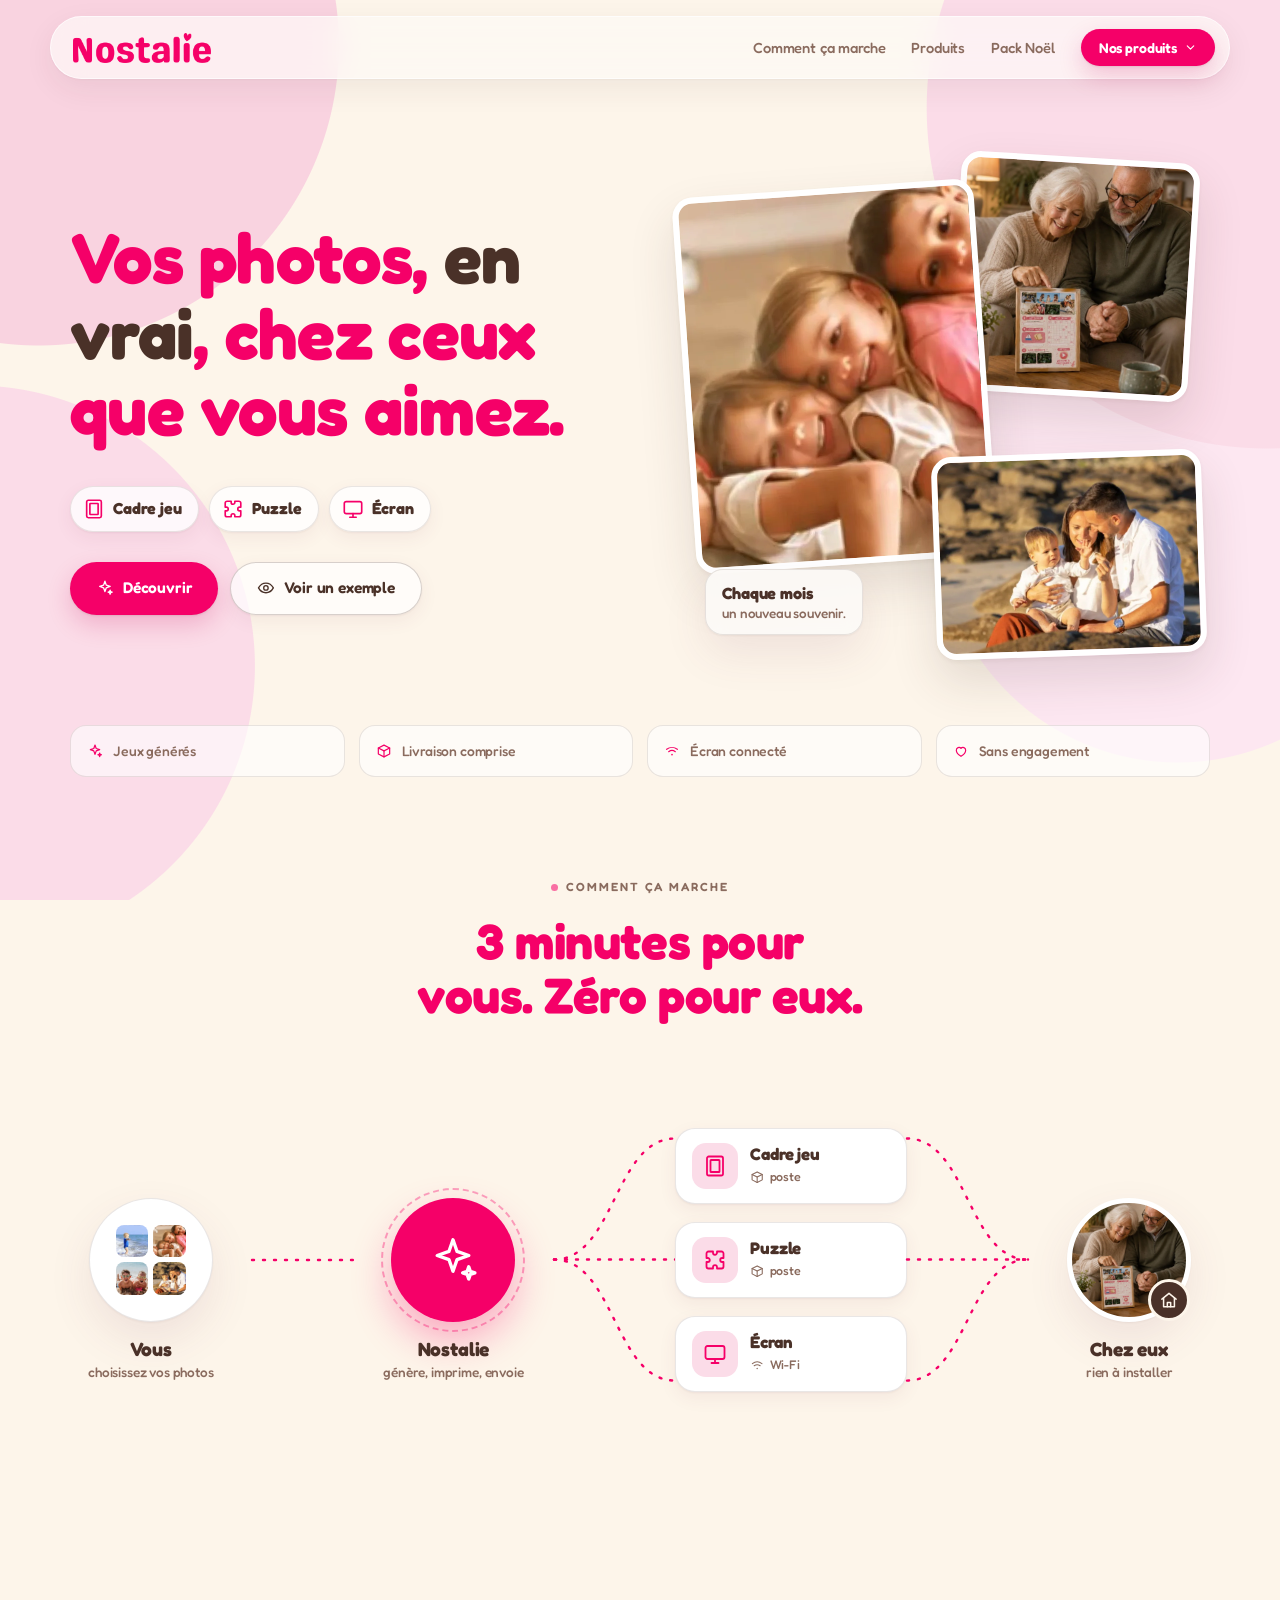
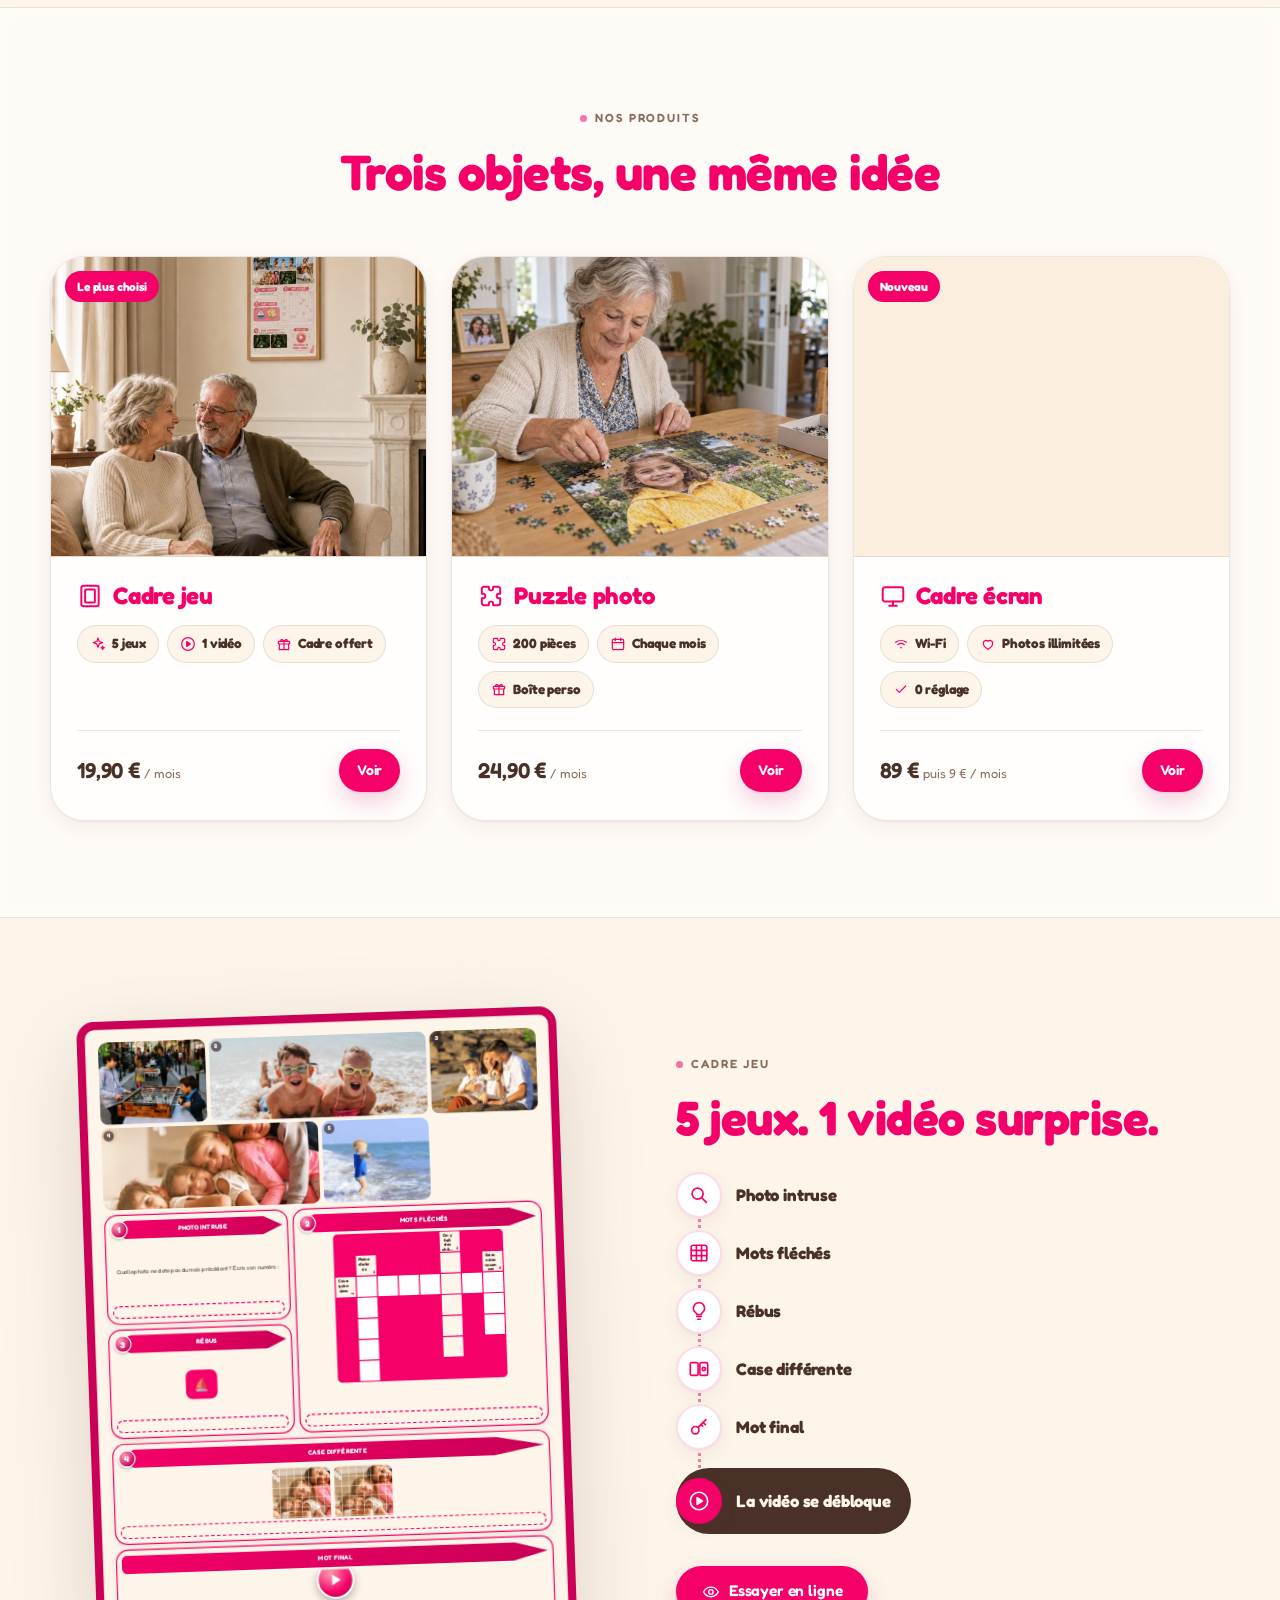
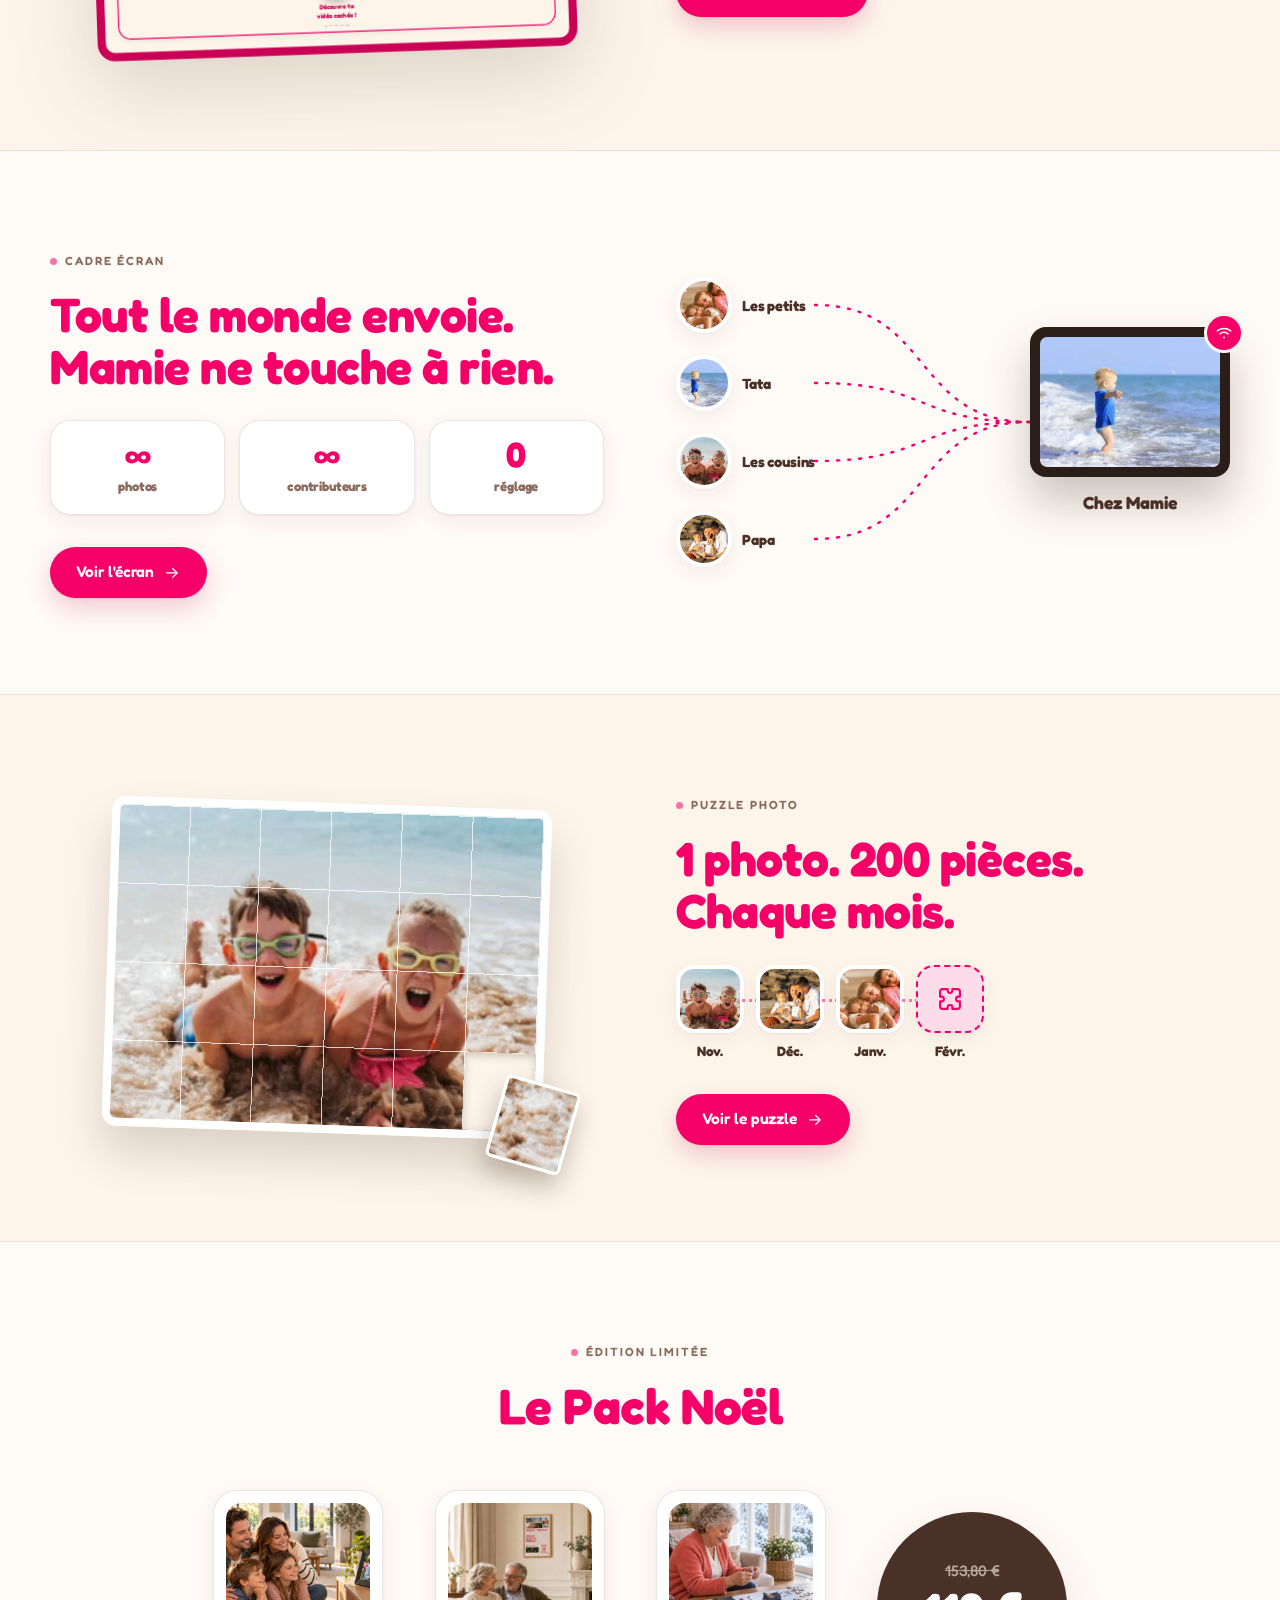
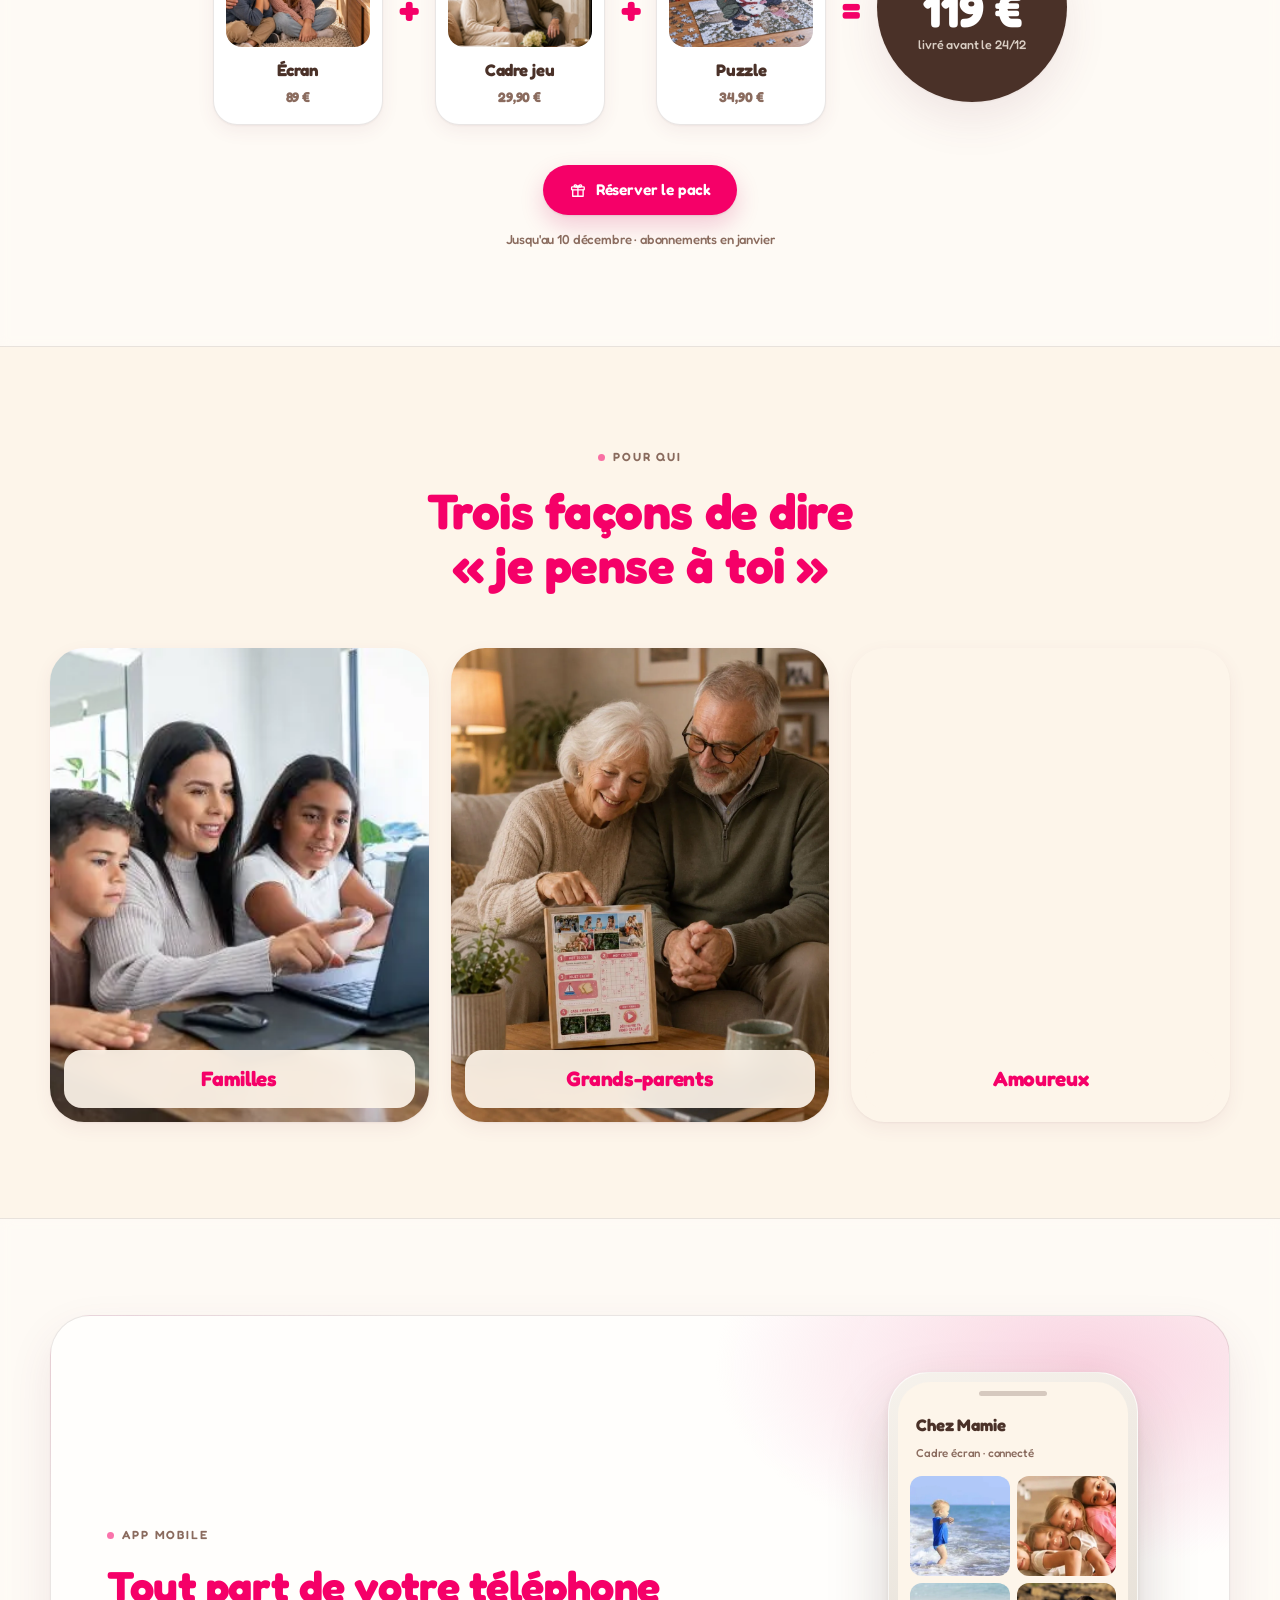
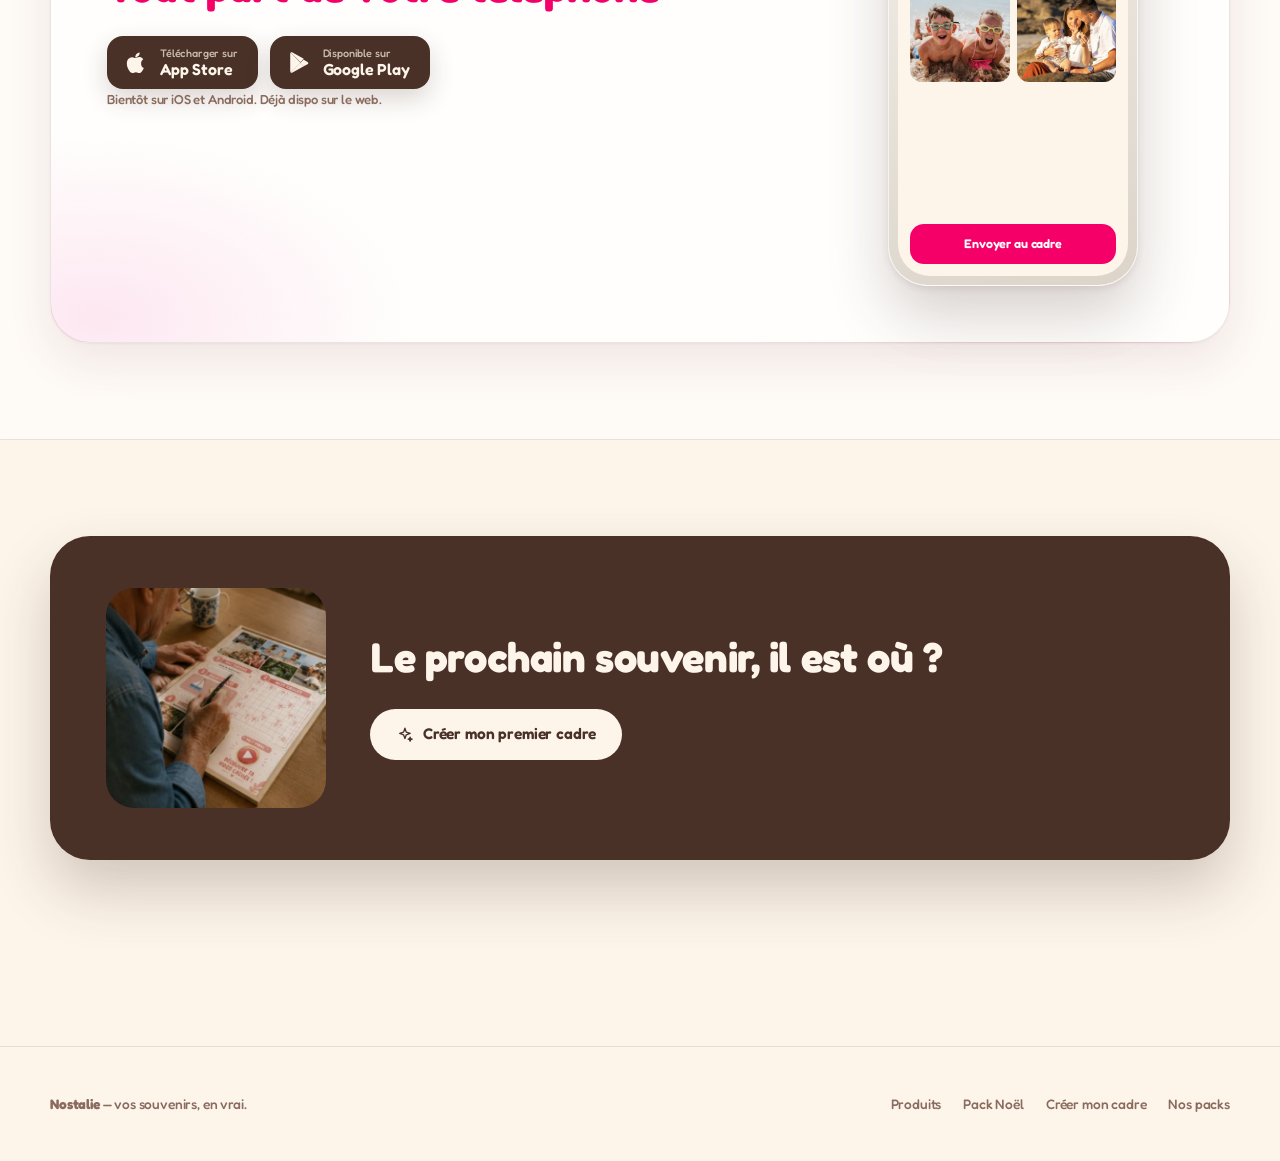
<file: index.html>
<!DOCTYPE html>
<html lang="fr">
<head>
<meta charset="UTF-8">
<meta name="viewport" content="width=device-width, initial-scale=1.0">
<title>Nostalie — Vos souvenirs, en vrai, chez ceux que vous aimez</title>
<meta name="description" content="Nostalie : le cadre jeu, le puzzle photo chaque mois et le cadre photo écran connecté. Pour les familles, les grands-parents et les amoureux.">
<link rel="preconnect" href="https://fonts.googleapis.com">
<link rel="preconnect" href="https://fonts.gstatic.com" crossorigin>
<link href="https://fonts.googleapis.com/css2?family=Fredoka:wght@300;400;500;600;700&family=Baloo+2:wght@500;600;700;800&family=Nunito:wght@400;500;600;700;800&display=swap" rel="stylesheet">
<link rel="icon" type="image/png" href="image/favicon.png">
<link rel="stylesheet" href="styles.css?v=40">
</head>
<body class="home">

  <div class="top-banner">
    <div class="topbar">
      <a class="logo" href="index.html"><img src="image/logo-nostalie.png" alt="Nostalie" width="900" height="196"></a>
      <nav class="nav">
        <a class="navlink" href="#comment">Comment ça marche</a>
        <a class="navlink" href="#produits">Produits</a>
        <a class="navlink" href="#noel">Pack Noël</a>
        <div class="navdrop">
          <button type="button" class="btn small navdrop-btn" aria-expanded="false" aria-haspopup="true">Nos produits<svg viewBox="0 0 24 24" fill="none" stroke="currentColor" stroke-width="2" stroke-linecap="round" stroke-linejoin="round"><path d="M6 9l6 6 6-6"/></svg></button>
          <div class="navdrop-panel">
            <a href="produit.html?p=cadre-jeu" data-vis="cadre-jeu"><b>Cadre jeu</b></a>
            <a href="produit.html?p=puzzle" data-vis="puzzle"><b>Puzzle photo</b></a>
            <a href="produit.html?p=cadre-ecran" data-vis="cadre-ecran"><b>Cadre photo écran</b></a>
            <a href="packs.html" data-vis="packs"><b>Nos packs</b></a>
          </div>
        </div>
      </nav>
    </div>

    <!-- HERO -->
    <header class="hero">
      <div class="hero-copy">
        <h1>Vos photos, <em class="wonk">en vrai</em>, chez ceux que vous aimez.</h1>
        <div class="hero-trio">
          <a href="produit.html?p=cadre-jeu"><svg class="ic"><use href="#i-frame"/></svg>Cadre jeu</a>
          <a href="produit.html?p=puzzle"><svg class="ic"><use href="#i-puzzle"/></svg>Puzzle</a>
          <a href="produit.html?p=cadre-ecran"><svg class="ic"><use href="#i-screen"/></svg>Écran</a>
        </div>
        <div class="hero-ctas">
          <a class="btn" href="#produits"><svg class="icon ic"><use href="#i-spark"/></svg> Découvrir</a>
          <a class="btn ghost" href="view.html?demo=1"><svg class="icon ic"><use href="#i-eye"/></svg> Voir un exemple</a>
        </div>
      </div>
      <div class="hero-visual">
        <div class="hero-collage">
          <img class="hc-2" src="image/couple-pointe-poster.webp" alt="Des grands-parents montrent du doigt une photo de leur cadre Nostalie">
          <img class="hc-1" src="image/enfants-calin.webp" alt="Deux enfants se font un câlin">
          <img class="hc-3" src="image/famille-plage-rochers.webp" alt="Une famille sur les rochers au bord de la mer">
          <div class="hc-badge"><b>Chaque mois</b><span>un nouveau souvenir.</span></div>
        </div>
      </div>
    </header>

    <div class="strip">
      <div class="strip-item"><svg class="ic"><use href="#i-spark"/></svg> Jeux générés</div>
      <div class="strip-item"><svg class="ic"><use href="#i-box"/></svg> Livraison comprise</div>
      <div class="strip-item"><svg class="ic"><use href="#i-wifi"/></svg> Écran connecté</div>
      <div class="strip-item"><svg class="ic"><use href="#i-heart"/></svg> Sans engagement</div>
    </div>
  </div>

  <!-- SCHÉMA 1 : LE PARCOURS -->
  <section class="section" id="comment">
    <div class="section-inner">
      <div class="section-head">
        <span class="kicker">Comment ça marche</span>
        <h2>3 minutes pour vous. Zéro pour eux.</h2>
      </div>

      <div class="flow">
        <div class="flow-node">
          <div class="flow-disc phone-disc">
            <span style="background-image:url('image/bebe-mer.webp')"></span>
            <span style="background-image:url('image/enfants-calin.webp')"></span>
            <span style="background-image:url('image/enfants-plage-lunettes.webp')"></span>
            <span style="background-image:url('image/famille-plage-rochers.webp')"></span>
          </div>
          <b>Vous</b><span>choisissez vos photos</span>
        </div>

        <svg class="flow-link" viewBox="0 0 100 100" preserveAspectRatio="none" aria-hidden="true"><path d="M0 50H100"/></svg>

        <div class="flow-node">
          <div class="flow-disc hub-disc"><svg class="ic"><use href="#i-spark"/></svg></div>
          <b>Nostalie</b><span>génère, imprime, envoie</span>
        </div>

        <svg class="flow-link" viewBox="0 0 100 300" preserveAspectRatio="none" aria-hidden="true"><path d="M0 150C50 150 50 50 100 50"/><path d="M0 150H100"/><path d="M0 150C50 150 50 250 100 250"/></svg>

        <div class="flow-outs">
          <a class="flow-out" href="produit.html?p=cadre-jeu"><i><svg class="ic"><use href="#i-frame"/></svg></i><b>Cadre jeu</b><em><svg class="ic"><use href="#i-box"/></svg>poste</em></a>
          <a class="flow-out" href="produit.html?p=puzzle"><i><svg class="ic"><use href="#i-puzzle"/></svg></i><b>Puzzle</b><em><svg class="ic"><use href="#i-box"/></svg>poste</em></a>
          <a class="flow-out" href="produit.html?p=cadre-ecran"><i><svg class="ic"><use href="#i-screen"/></svg></i><b>Écran</b><em><svg class="ic"><use href="#i-wifi"/></svg>Wi-Fi</em></a>
        </div>

        <svg class="flow-link" viewBox="0 0 100 300" preserveAspectRatio="none" aria-hidden="true"><path d="M0 50C50 50 50 150 100 150"/><path d="M0 150H100"/><path d="M0 250C50 250 50 150 100 150"/></svg>

        <div class="flow-node">
          <div class="flow-disc home-disc" style="background-image:url('image/couple-pointe-poster.webp')"><i><svg class="ic"><use href="#i-home"/></svg></i></div>
          <b>Chez eux</b><span>rien à installer</span>
        </div>
      </div>
    </div>
  </section>

  <!-- PRODUITS -->
  <section class="section alt" id="produits">
    <div class="section-inner">
      <div class="section-head">
        <span class="kicker">Nos produits</span>
        <h2>Trois objets, une même idée</h2>
      </div>

      <div class="prodgrid">
        <a class="prodcard" href="produit.html?p=cadre-jeu">
          <div class="prodcard-media photo"><img loading="lazy" decoding="async" class="media-photo" src="image/poster-mur-salon.webp" alt="Le cadre jeu Nostalie accroché au mur d'un salon"><span class="prod-tag">Le plus choisi</span></div>
          <div class="prodcard-body">
            <h3><svg class="ic"><use href="#i-frame"/></svg>Cadre jeu</h3>
            <div class="facts"><span><svg class="ic"><use href="#i-spark"/></svg>5 jeux</span><span><svg class="ic"><use href="#i-play"/></svg>1 vidéo</span><span><svg class="ic"><use href="#i-gift"/></svg>Cadre offert</span></div>
            <div class="prod-foot"><div class="prod-price">19,90 €<small>/ mois</small></div><span class="btn small">Voir</span></div>
          </div>
        </a>
        <a class="prodcard" href="produit.html?p=puzzle">
          <div class="prodcard-media photo"><img loading="lazy" decoding="async" class="media-photo" src="image/puzzle-mamie-table.webp" alt="Une grand-mère assemble le puzzle photo de sa petite-fille"></div>
          <div class="prodcard-body">
            <h3><svg class="ic"><use href="#i-puzzle"/></svg>Puzzle photo</h3>
            <div class="facts"><span><svg class="ic"><use href="#i-puzzle"/></svg>200 pièces</span><span><svg class="ic"><use href="#i-cal"/></svg>Chaque mois</span><span><svg class="ic"><use href="#i-gift"/></svg>Boîte perso</span></div>
            <div class="prod-foot"><div class="prod-price">24,90 €<small>/ mois</small></div><span class="btn small">Voir</span></div>
          </div>
        </a>
        <a class="prodcard" href="produit.html?p=cadre-ecran">
          <div class="prodcard-media photo"><img loading="lazy" decoding="async" class="media-photo" src="image/ecran-grands-parents-salon.webp" alt="Des grands-parents devant leur cadre photo écran Nostalie"><span class="prod-tag">Nouveau</span></div>
          <div class="prodcard-body">
            <h3><svg class="ic"><use href="#i-screen"/></svg>Cadre écran</h3>
            <div class="facts"><span><svg class="ic"><use href="#i-wifi"/></svg>Wi-Fi</span><span><svg class="ic"><use href="#i-heart"/></svg>Photos illimitées</span><span><svg class="ic"><use href="#i-check"/></svg>0 réglage</span></div>
            <div class="prod-foot"><div class="prod-price">89 €<small>puis 9 € / mois</small></div><span class="btn small">Voir</span></div>
          </div>
        </a>
      </div>
    </div>
  </section>

  <!-- SCHÉMA 2 : CADRE JEU -->
  <section class="section" id="cadre-jeu">
    <div class="section-inner duo">
      <div class="jeu-poster" id="livePosterPreview" aria-label="Exemple d'affiche cadre jeu"></div>
      <div>
        <span class="kicker">Cadre jeu</span>
        <h2 class="duo-title">5 jeux. 1 vidéo surprise.</h2>
        <ol class="chain">
          <li><i><svg class="ic"><use href="#i-search"/></svg></i>Photo intruse</li>
          <li><i><svg class="ic"><use href="#i-grid"/></svg></i>Mots fléchés</li>
          <li><i><svg class="ic"><use href="#i-bulb"/></svg></i>Rébus</li>
          <li><i><svg class="ic"><use href="#i-diff"/></svg></i>Case différente</li>
          <li><i><svg class="ic"><use href="#i-key"/></svg></i>Mot final</li>
          <li class="chain-end"><i><svg class="ic"><use href="#i-play"/></svg></i>La vidéo se débloque</li>
        </ol>
        <a class="btn" href="view.html?demo=1"><svg class="icon ic"><use href="#i-eye"/></svg> Essayer en ligne</a>
      </div>
    </div>
  </section>

  <!-- SCHÉMA 3 : CADRE ÉCRAN -->
  <section class="section alt" id="ecran">
    <div class="section-inner duo reverse">
      <div class="fan">
        <div class="fan-senders">
          <span><i style="background-image:url('image/enfants-calin.webp')"></i>Les petits</span>
          <span><i style="background-image:url('image/bebe-mer.webp')"></i>Tata</span>
          <span><i style="background-image:url('image/enfants-plage-lunettes.webp')"></i>Les cousins</span>
          <span><i style="background-image:url('image/famille-plage-rochers.webp')"></i>Papa</span>
        </div>
        <svg class="fan-links" viewBox="0 0 100 400" preserveAspectRatio="none" aria-hidden="true">
          <path d="M0 50C55 50 45 200 100 200"/><path d="M0 150C55 150 45 200 100 200"/><path d="M0 250C55 250 45 200 100 200"/><path d="M0 350C55 350 45 200 100 200"/>
        </svg>
        <div class="fan-screen">
          <div class="tv"><img loading="lazy" decoding="async" src="image/bebe-mer.webp" alt="Une photo affichée sur le cadre écran"><span class="tv-wifi"><svg class="ic"><use href="#i-wifi"/></svg></span></div>
          <b>Chez Mamie</b>
        </div>
      </div>
      <div>
        <span class="kicker">Cadre écran</span>
        <h2 class="duo-title">Tout le monde envoie. Mamie ne touche à rien.</h2>
        <div class="bigfacts">
          <div><b>∞</b><span>photos</span></div>
          <div><b>∞</b><span>contributeurs</span></div>
          <div><b>0</b><span>réglage</span></div>
        </div>
        <a class="btn" href="produit.html?p=cadre-ecran">Voir l'écran <svg class="icon ic"><use href="#i-arrow"/></svg></a>
      </div>
    </div>
  </section>

  <!-- SCHÉMA 4 : PUZZLE -->
  <section class="section" id="puzzle">
    <div class="section-inner duo">
      <div class="puz">
        <div class="puz-photo" style="--img:url('image/enfants-plage-lunettes.webp')">
          <span class="puz-piece"></span>
        </div>
      </div>
      <div>
        <span class="kicker">Puzzle photo</span>
        <h2 class="duo-title">1 photo. 200 pièces. Chaque mois.</h2>
        <div class="months">
          <div><i style="background-image:url('image/enfants-plage-lunettes.webp')"></i><b>Nov.</b></div>
          <div><i style="background-image:url('image/famille-plage-rochers.webp')"></i><b>Déc.</b></div>
          <div><i style="background-image:url('image/enfants-calin.webp')"></i><b>Janv.</b></div>
          <div class="next"><i><svg class="ic"><use href="#i-puzzle"/></svg></i><b>Févr.</b></div>
        </div>
        <a class="btn" href="produit.html?p=puzzle">Voir le puzzle <svg class="icon ic"><use href="#i-arrow"/></svg></a>
      </div>
    </div>
  </section>

  <!-- PACK NOËL : L'ÉQUATION -->
  <section class="section alt" id="noel">
    <div class="section-inner">
      <div class="section-head">
        <span class="kicker">Édition limitée</span>
        <h2>Le Pack Noël</h2>
      </div>
      <div class="equation">
        <div class="eq-item"><img loading="lazy" decoding="async" src="image/ecran-famille-buffet.webp" alt=""><b>Écran</b><span>89 €</span></div>
        <span class="eq-op">+</span>
        <div class="eq-item"><img loading="lazy" decoding="async" src="image/poster-mur-salon.webp" alt=""><b>Cadre jeu</b><span>29,90 €</span></div>
        <span class="eq-op">+</span>
        <div class="eq-item"><img loading="lazy" decoding="async" src="image/puzzle-noel-canape.webp" alt=""><b>Puzzle</b><span>34,90 €</span></div>
        <span class="eq-op">=</span>
        <div class="eq-total"><s>153,80 €</s><b>119 €</b><span>livré avant le 24/12</span></div>
      </div>
      <div class="center-cta">
        <a class="btn" href="packs.html"><svg class="icon ic"><use href="#i-gift"/></svg> Réserver le pack</a>
        <p class="tiny-note">Jusqu'au 10 décembre · abonnements en janvier</p>
      </div>
    </div>
  </section>

  <!-- POUR QUI -->
  <section class="section" id="pour-qui">
    <div class="section-inner">
      <div class="section-head">
        <span class="kicker">Pour qui</span>
        <h2>Trois façons de dire « je pense à toi »</h2>
      </div>
      <div class="audience tiles">
        <figure class="tile"><img loading="lazy" decoding="async" src="image/fami.webp" alt="Une mère et ses enfants préparent leur cadre Nostalie"><figcaption>Familles</figcaption></figure>
        <figure class="tile"><img loading="lazy" decoding="async" src="image/couple-pointe-poster.webp" alt="Des grands-parents jouent avec leur cadre Nostalie"><figcaption>Grands-parents</figcaption></figure>
        <figure class="tile"><img loading="lazy" decoding="async" src="image/couple-tient-poster.webp" alt="Un couple tient son cadre Nostalie"><figcaption>Amoureux</figcaption></figure>
      </div>
    </div>
  </section>

  <!-- APP MOBILE -->
  <section class="section alt" id="app">
    <div class="section-inner">
      <div class="app-card">
        <div>
          <span class="kicker">App mobile</span>
          <h2>Tout part de votre téléphone</h2>
          <div class="store-btns">
            <a class="store-btn" href="#app" aria-label="Télécharger sur l'App Store">
              <svg viewBox="0 0 24 24" fill="currentColor"><path d="M16.4 12.6c0-2.5 2-3.7 2.1-3.8-1.2-1.7-3-1.9-3.6-2-1.5-.2-3 .9-3.8.9-.8 0-2-.9-3.3-.8-1.7 0-3.3 1-4.2 2.5-1.8 3.1-.5 7.7 1.3 10.2.9 1.2 1.9 2.6 3.2 2.5 1.3 0 1.8-.8 3.3-.8 1.5 0 2 .8 3.3.8 1.4 0 2.2-1.2 3.1-2.5.7-1 1-1.9 1.2-2.4-2.6-1-2.6-3.7-2.6-4.6zM14 5.6c.7-.9 1.2-2.1 1-3.3-1 0-2.3.7-3 1.6-.7.8-1.3 2-1.1 3.2 1.1.1 2.3-.6 3.1-1.5z"/></svg>
              <span><span class="s1">Télécharger sur</span><span class="s2">App Store</span></span>
            </a>
            <a class="store-btn" href="#app" aria-label="Disponible sur Google Play">
              <svg viewBox="0 0 24 24" fill="currentColor"><path d="M3.6 2.4c-.3.3-.5.8-.5 1.4v16.4c0 .6.2 1.1.5 1.4l.1.1 9.2-9.2v-.2L3.6 2.4z"/><path d="M16 15.6l-3.1-3.1v-.2l3.1-3.1.1.1 3.6 2.1c1 .6 1 1.6 0 2.2L16 15.6z"/><path d="M16.1 15.5L12.9 12.3 3.6 21.6c.4.4 1 .4 1.7 0l10.8-6.1"/><path d="M16.1 8.5L5.3 2.4c-.7-.4-1.3-.4-1.7 0l9.3 9.3 3.2-3.2z"/></svg>
              <span><span class="s1">Disponible sur</span><span class="s2">Google Play</span></span>
            </a>
          </div>
          <p class="tiny-note">Bientôt sur iOS et Android. Déjà dispo sur le web.</p>
        </div>
        <div class="phone">
          <div class="phone-screen">
            <div class="phone-head"><b>Chez Mamie</b><span>Cadre écran · connecté</span></div>
            <div class="phone-grid">
              <img loading="lazy" decoding="async" src="image/bebe-mer.webp" alt="">
              <img loading="lazy" decoding="async" src="image/enfants-calin.webp" alt="">
              <img loading="lazy" decoding="async" src="image/enfants-plage-lunettes.webp" alt="">
              <img loading="lazy" decoding="async" src="image/famille-plage-rochers.webp" alt="">
            </div>
            <div class="phone-bar"><div class="phone-send">Envoyer au cadre</div></div>
          </div>
        </div>
      </div>
    </div>
  </section>

  <!-- CTA FINAL -->
  <section class="section">
    <div class="cta-banner">
      <img loading="lazy" decoding="async" class="cta-photo" src="image/papy-remplit-affiche.webp" alt="Un grand-père remplit son affiche Nostalie au stylo">
      <div class="cta-text">
        <h2>Le prochain souvenir, il est où ?</h2>
        <a class="btn" href="create.html"><svg class="icon ic"><use href="#i-spark"/></svg> Créer mon premier cadre</a>
      </div>
    </div>
  </section>

  <footer class="site-footer">
    <div class="footer-inner">
      <div><b>Nostalie</b> — vos souvenirs, en vrai.</div>
      <div class="footer-links">
        <a href="#produits">Produits</a>
        <a href="#noel">Pack Noël</a>
        <a href="create.html">Créer mon cadre</a>
        <a href="packs.html">Nos packs</a>
      </div>
    </div>
  </footer>

  <script src="icones.js?v=1"></script>
  <script src="nav.js?v=5"></script>
  <script src="app.js?v=8"></script>
  <script>
    // L'affiche est dessinée à sa taille réelle (820 px) puis réduite à la largeur de la colonne.
    (function () {
      const wrap = document.getElementById('livePosterPreview');
      const inner = document.createElement('div');
      inner.className = 'jeu-poster-inner';
      wrap.appendChild(inner);
      renderPosterInto(inner, buildDemoBoard(), {});
      const fit = () => wrap.style.setProperty('--s', wrap.clientWidth / 820);
      fit();
      addEventListener('resize', fit);
    })();
  </script>
</body>
</html>
</file>
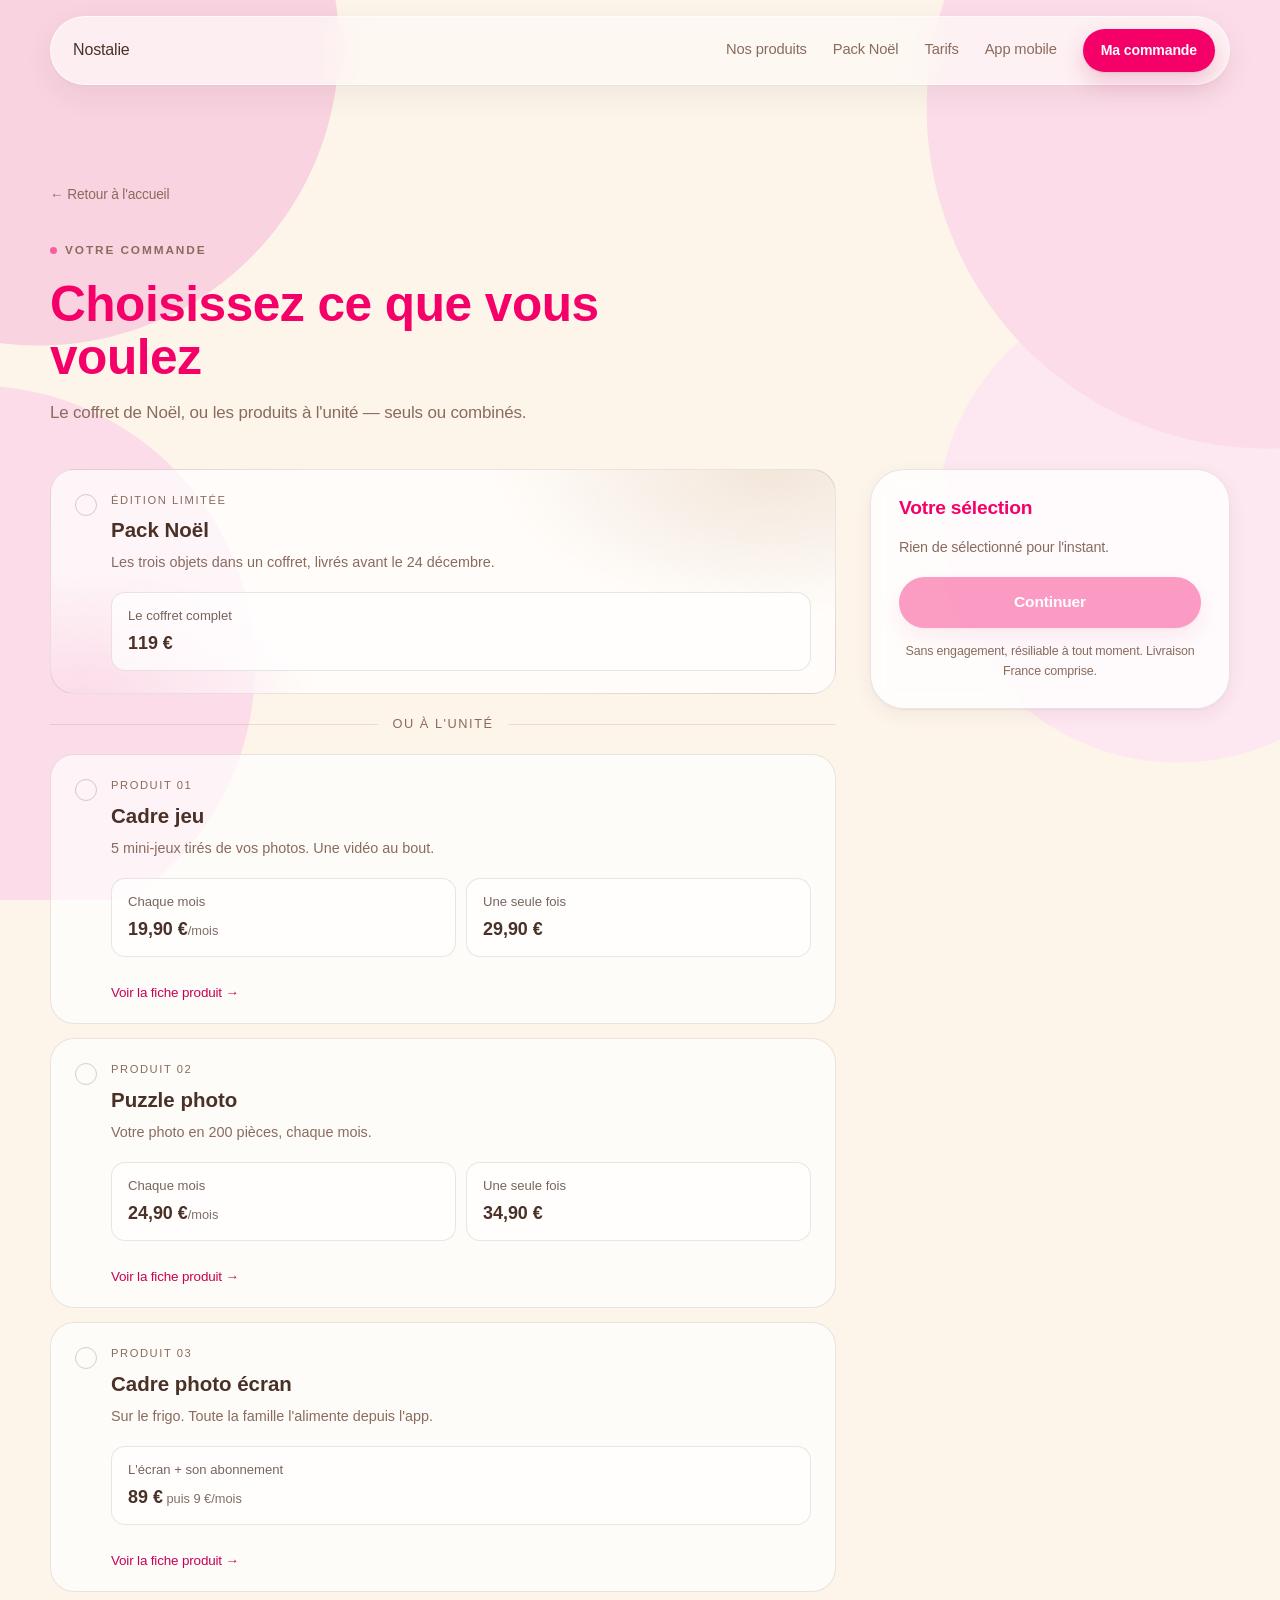
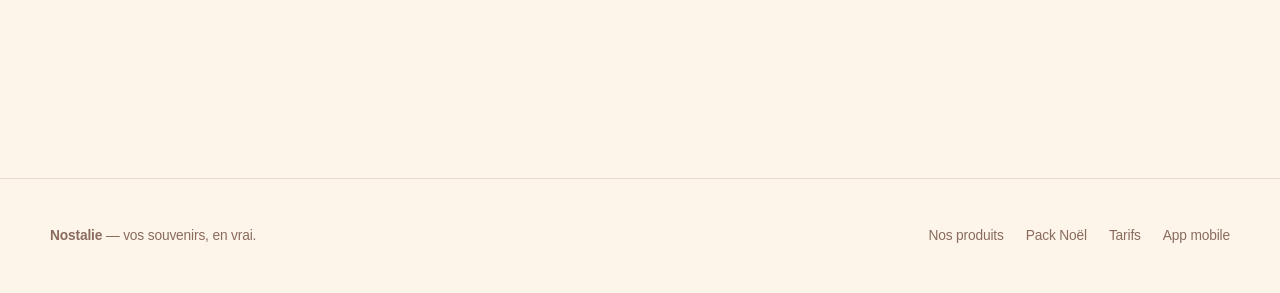
<file: commander.html>
<!DOCTYPE html>
<html lang="fr">
<head>
<meta charset="UTF-8">
<meta name="viewport" content="width=device-width, initial-scale=1.0">
<title>Ma commande — Nostalie</title>
<meta name="description" content="Composez votre commande Nostalie : le Pack Noël, ou les produits à l'unité.">
<link rel="preconnect" href="https://fonts.googleapis.com">
<link rel="preconnect" href="https://fonts.gstatic.com" crossorigin>
<link href="https://fonts.googleapis.com/css2?family=Fraunces:opsz,wght@9..144,400;9..144,600;9..144,700&family=Inter:wght@400;500;600;700&display=swap" rel="stylesheet">
<link rel="stylesheet" href="styles.css?v=23">
</head>
<body>

  <div class="topbar">
    <a class="logo" href="index.html">Nostalie</a>
    <nav class="nav">
      <a class="navlink" href="index.html#produits">Nos produits</a>
      <a class="navlink" href="index.html#noel">Pack Noël</a>
      <a class="navlink" href="index.html#tarifs">Tarifs</a>
      <a class="navlink" href="index.html#app">App mobile</a>
      <a class="btn small panier" href="commander.html">Ma commande <span id="panierBadge" class="panier-badge" hidden>0</span></a>
    </nav>
  </div>

  <main class="section">
    <div class="section-inner">
      <a class="crumb" href="index.html">← Retour à l'accueil</a>

      <div class="config-head">
        <span class="kicker">Votre commande</span>
        <h1>Choisissez ce que vous voulez</h1>
        <p class="lead">Le coffret de Noël, ou les produits à l'unité — seuls ou combinés.</p>
      </div>

      <div class="config-grid">
        <div id="offresListe" class="offres"></div>

        <aside class="recap">
          <h2>Votre sélection</h2>
          <ul id="recapLignes" class="recap-lignes"></ul>
          <div id="recapTotaux" class="recap-totaux"></div>
          <a id="recapCta" class="btn" href="create.html">Continuer</a>
          <p class="recap-note">Sans engagement, résiliable à tout moment. Livraison France comprise.</p>
        </aside>
      </div>
    </div>
  </main>

  <footer class="site-footer">
    <div class="footer-inner">
      <div><b>Nostalie</b> — vos souvenirs, en vrai.</div>
      <div class="footer-links">
        <a href="index.html#produits">Nos produits</a>
        <a href="index.html#noel">Pack Noël</a>
        <a href="index.html#tarifs">Tarifs</a>
        <a href="index.html#app">App mobile</a>
      </div>
    </div>
  </footer>

  <script src="produit.js?v=3"></script>
  <script src="configurateur.js?v=2"></script>
</body>
</html>
</file>
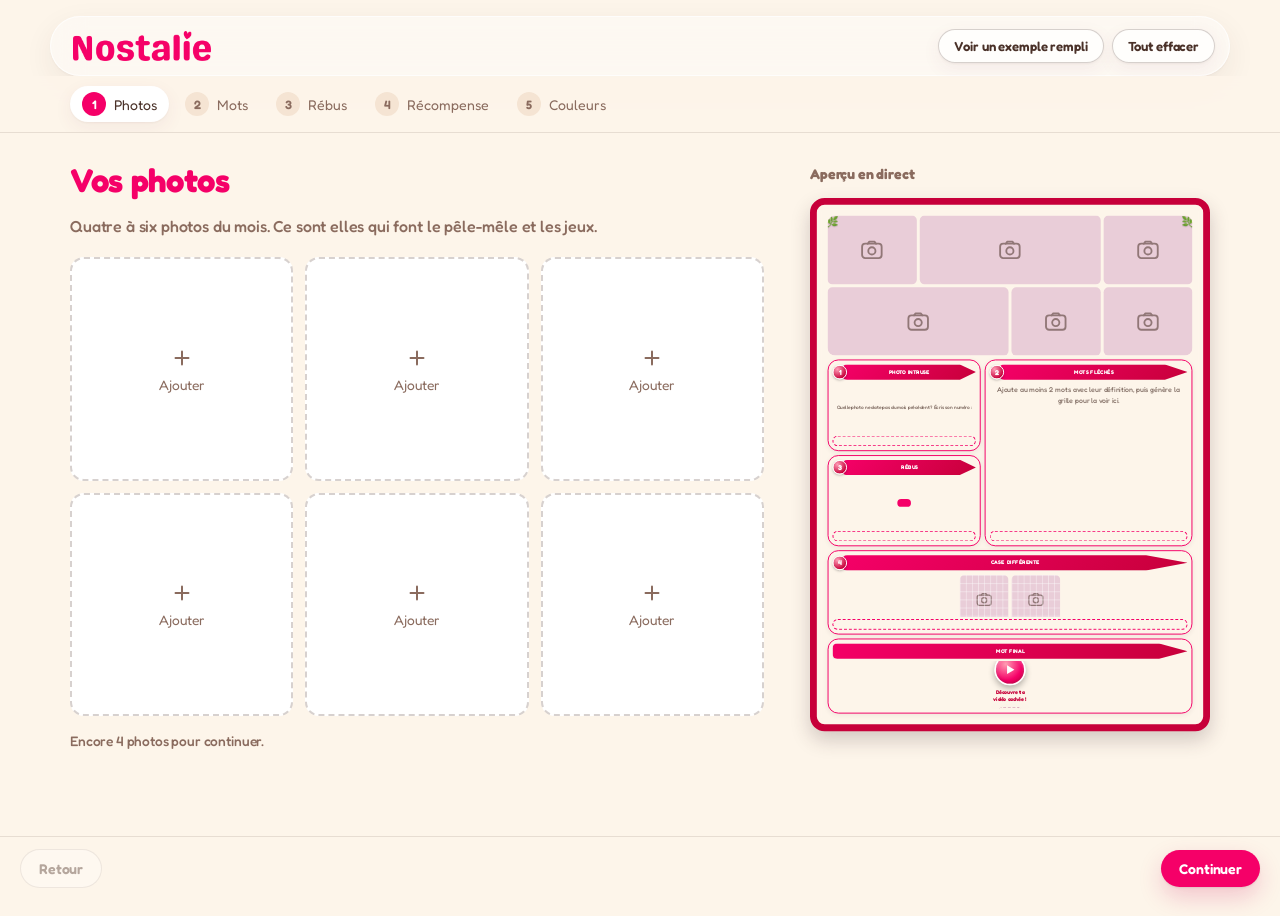
<file: create.html>
<!DOCTYPE html>
<html lang="fr">
<head>
<meta charset="UTF-8">
<meta name="viewport" content="width=device-width, initial-scale=1.0">
<title>Créer mon cadre jeu — Nostalie</title>
<link rel="preconnect" href="https://fonts.googleapis.com">
<link rel="preconnect" href="https://fonts.gstatic.com" crossorigin>
<link href="https://fonts.googleapis.com/css2?family=Fredoka:wght@300;400;500;600;700&family=Baloo+2:wght@500;600;700;800&family=Nunito:wght@400;500;600;700;800&display=swap" rel="stylesheet">
<link rel="icon" type="image/png" href="image/favicon.png">
<link rel="stylesheet" href="styles.css?v=39">
</head>
<body class="cr-body">

  <div class="topbar cr-topbar">
    <a class="logo" href="index.html"><img src="image/logo-nostalie.png" alt="Nostalie" width="900" height="196"></a>
    <div class="cr-topactions">
      <button class="btn ghost tiny" id="crDemo" type="button">Voir un exemple rempli</button>
      <button class="btn ghost tiny" id="crVider" type="button">Tout effacer</button>
    </div>
  </div>

  <div class="cr-fil">
    <ol id="crFil"></ol>
  </div>

  <main class="creator">

    <div class="cr-colonne">

      <!-- 1 · les photos -->
      <section class="cr-etape" data-etape="0" hidden>
        <h1>Vos photos</h1>
        <p class="cr-sous">Quatre à six photos du mois. Ce sont elles qui font le pêle-mêle et les jeux.</p>

        <div class="cr-photos" id="crPhotos"></div>
        <p class="cr-aide" id="crPhotosAide"></p>

        <div class="cr-bloc" id="crIntruseBloc" hidden>
          <h2>Jeu 1 · la photo intruse</h2>
          <p class="cr-sous">Laquelle ne date pas du mois dernier ? C'est ce qu'ils devront trouver.</p>
          <div class="cr-chips" id="crIntruse"></div>
        </div>
      </section>

      <!-- 2 · les mots -->
      <section class="cr-etape" data-etape="1" hidden>
        <h1>Vos mots</h1>
        <p class="cr-sous">Deux à six mots qui comptent, avec leur définition. Ils forment les mots fléchés.</p>

        <div class="cr-mots" id="crMots"></div>
        <div class="cr-actions">
          <button class="btn ghost small" id="crAddMot" type="button">+ Ajouter un mot</button>
          <button class="btn ghost small" id="crIdeesMots" type="button">Des idées ?</button>
        </div>
        <p class="cr-aide" id="crMotsAide"></p>
      </section>

      <!-- 3 · le rébus -->
      <section class="cr-etape" data-etape="2" hidden>
        <h1>Le rébus</h1>
        <p class="cr-sous">Un mot à deviner, écrit en emojis. Tapez le mot, les emojis se proposent tout seuls.</p>

        <label class="cr-champ">
          <span>Le mot à deviner</span>
          <input type="text" id="crRebusMot" placeholder="Bateau" autocomplete="off">
        </label>

        <div class="cr-rebus" id="crRebusApercu"></div>
        <div class="cr-actions">
          <button class="btn ghost small" id="crRebusRegen" type="button">Autre proposition</button>
          <button class="btn ghost small" id="crRebusVider" type="button">Vider</button>
        </div>

        <p class="cr-sous">Ou piochez à la main :</p>
        <div class="cr-palette" id="crPalette"></div>
        <p class="cr-aide" id="crRebusAide"></p>
      </section>

      <!-- 4 · le mot final et la vidéo -->
      <section class="cr-etape" data-etape="3" hidden>
        <h1>La récompense</h1>
        <p class="cr-sous">Le mot final à trouver, puis la vidéo qui se débloque une fois les jeux résolus.</p>

        <label class="cr-champ">
          <span>Le mot final</span>
          <input type="text" id="crMotFinal" placeholder="Vacances" autocomplete="off">
        </label>

        <div class="cr-bloc">
          <h2>La vidéo surprise <em>facultatif</em></h2>
          <p class="cr-sous">Des photos qui défilent, une vidéo, et de la musique si vous voulez.</p>
          <div class="cr-actions">
            <label class="btn ghost small">Ajouter des photos<input type="file" id="crMontagePhotos" accept="image/*" multiple hidden></label>
            <label class="btn ghost small">Ajouter une vidéo<input type="file" id="crMontageVideo" accept="video/*" hidden></label>
            <label class="btn ghost small">Ajouter une musique<input type="file" id="crMontageAudio" accept="audio/*" hidden></label>
          </div>
          <div class="cr-montage" id="crMontage"></div>
        </div>
      </section>

      <!-- 5 · couleurs et envoi -->
      <section class="cr-etape" data-etape="4" hidden>
        <h1>Les couleurs</h1>
        <p class="cr-sous">Deux couleurs, et l'affiche est prête.</p>

        <div class="cr-palettes" id="crPalettes"></div>

        <div class="cr-couleurs">
          <label class="cr-couleur"><span>Cadre et titres</span><input type="color" id="crCoul1"></label>
          <label class="cr-couleur"><span>Fond</span><input type="color" id="crCoul2"></label>
        </div>

        <div class="cr-final" id="crFinal">
          <button class="btn cr-generer" id="crGenerer" type="button">
            <svg class="icon" viewBox="0 0 24 24" fill="none" stroke="currentColor" stroke-width="1.8" stroke-linecap="round" stroke-linejoin="round"><path d="M12 3l1.8 5.2L19 10l-5.2 1.8L12 17l-1.8-5.2L5 10l5.2-1.8L12 3z"/><path d="M19 15l.7 2 2 .7-2 .7-.7 2-.7-2-2-.7 2-.7.7-2z"/></svg>
            Générer mon affiche
          </button>
        </div>

        <div class="share-box" id="crPartage" hidden>
          <h2>Votre affiche est prête</h2>
          <p>Partagez ce lien avec la personne à qui elle est destinée, ou récupérez la version à imprimer.</p>
          <input type="text" id="crLien" readonly>
          <div class="cr-actions cr-actions-centre">
            <a class="btn" id="crVoir" href="#" target="_blank">Ouvrir l'affiche</a>
            <a class="btn ghost" id="crImprimer" href="#" target="_blank">Version à imprimer</a>
          </div>
        </div>
      </section>

    </div>

    <aside class="cr-apercu">
      <div class="cr-apercu-tete">
        <b>Aperçu en direct</b>
        <button class="cr-apercu-fermer" id="crFermerApercu" type="button" aria-label="Fermer l'aperçu">✕</button>
      </div>
      <div id="crPoster"></div>
    </aside>

  </main>

  <div class="cr-barre">
    <button class="btn ghost small" id="crRetour" type="button">Retour</button>
    <button class="btn ghost small cr-voir-apercu" id="crVoirApercu" type="button">Aperçu</button>
    <button class="btn small" id="crSuivant" type="button">Continuer</button>
  </div>

  <script src="app.js?v=8"></script>
  <script src="create.js?v=9"></script>
</body>
</html>
</file>
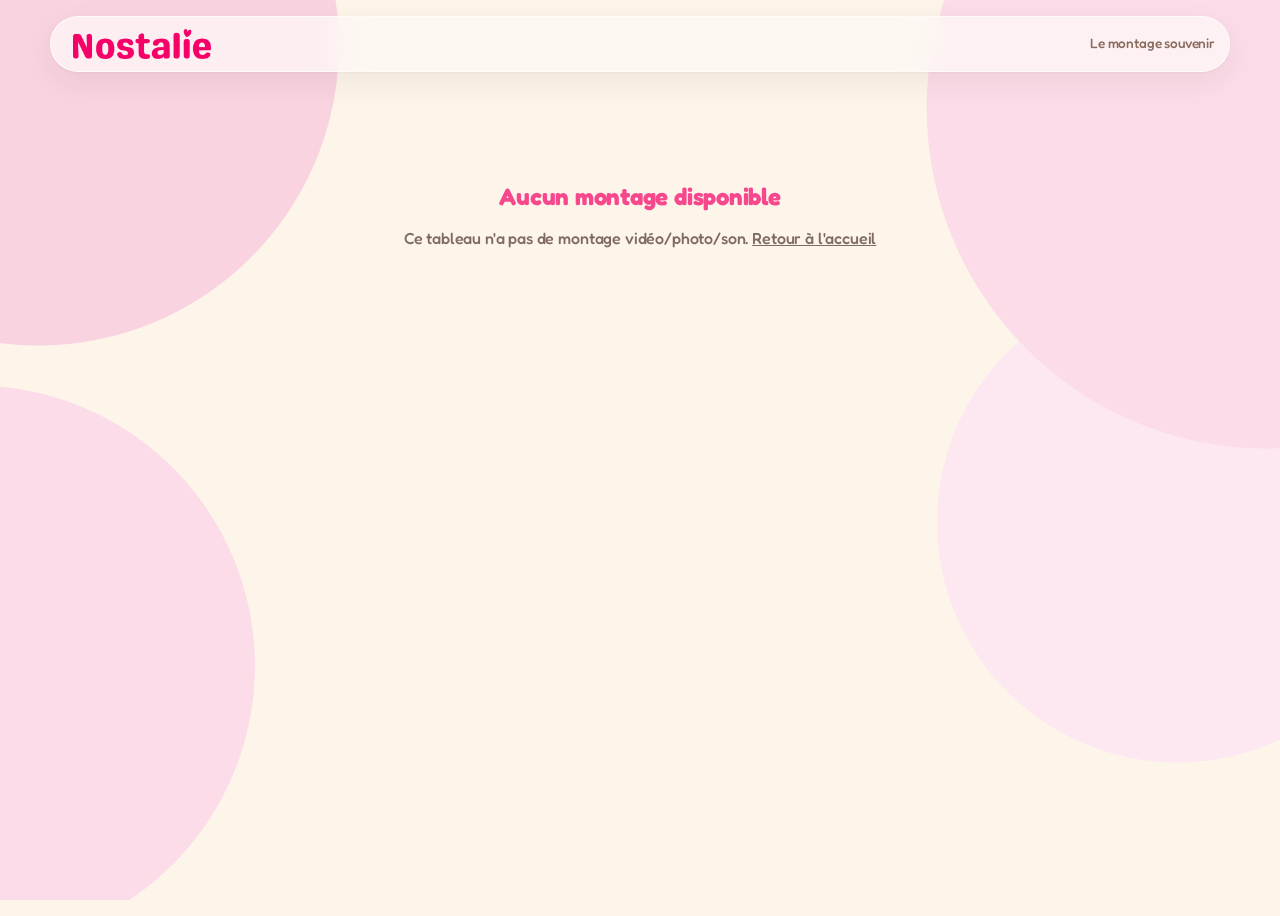
<file: montage.html>
<!DOCTYPE html>
<html lang="fr">
<head>
<meta charset="UTF-8">
<meta name="viewport" content="width=device-width, initial-scale=1.0">
<title>Le montage — Nostalie</title>
<link rel="preconnect" href="https://fonts.googleapis.com">
<link rel="preconnect" href="https://fonts.gstatic.com" crossorigin>
<link href="https://fonts.googleapis.com/css2?family=Fredoka:wght@300;400;500;600;700&family=Baloo+2:wght@500;600;700;800&family=Nunito:wght@400;500;600;700;800&display=swap" rel="stylesheet">
<link rel="icon" type="image/png" href="image/favicon.png">
<link rel="stylesheet" href="styles.css?v=39">
</head>
<body>
  <div class="topbar">
    <a class="logo" href="index.html"><img src="image/logo-nostalie.png" alt="Nostalie" width="900" height="196"></a>
    <span class="tagline">Le montage souvenir</span>
  </div>

  <div class="wrap" id="content">
    <div class="empty-state">Chargement du montage…</div>
  </div>

  <script src="app.js?v=8"></script>
  <script src="montage.js?v=7"></script>
</body>
</html>
</file>
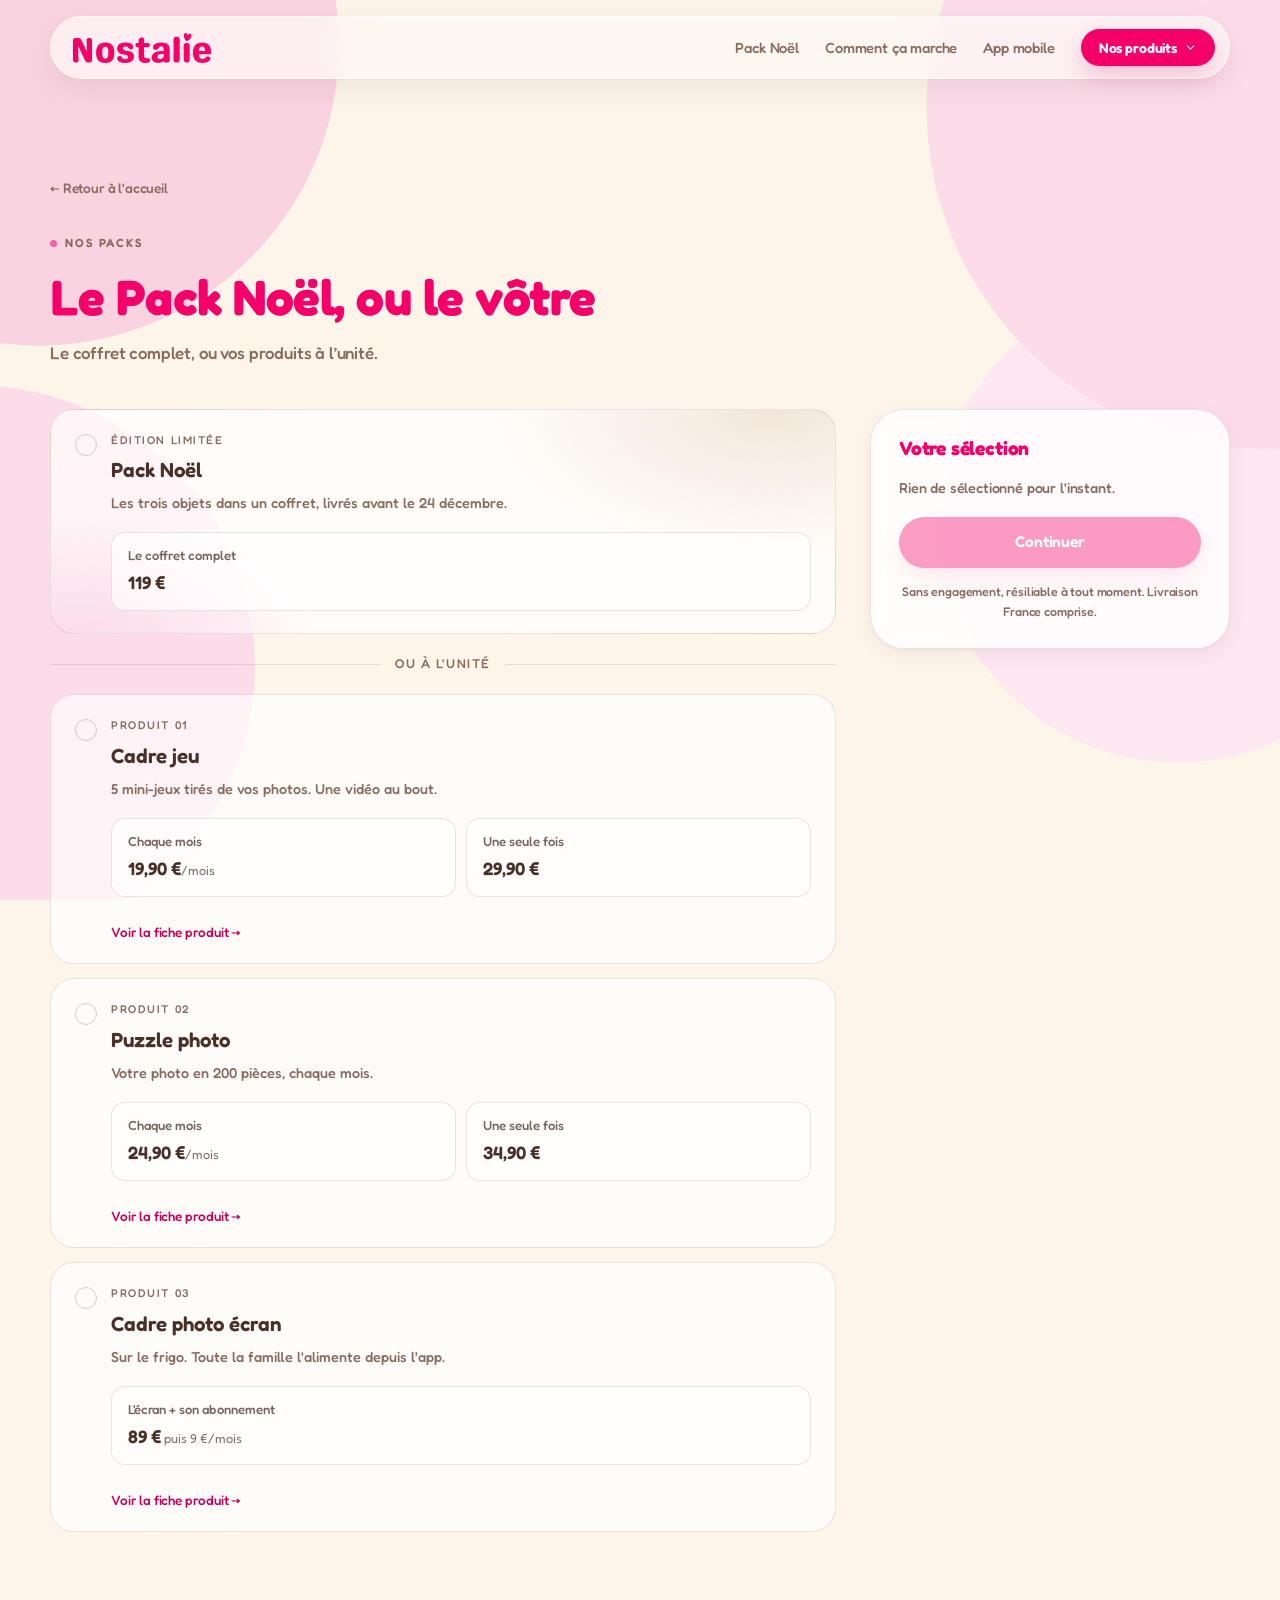
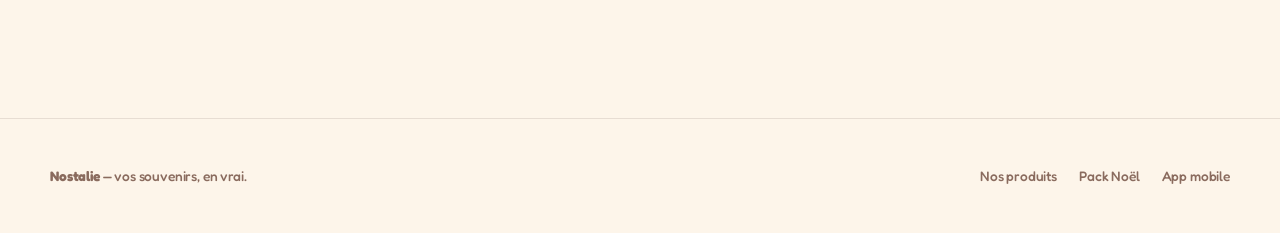
<file: packs.html>
<!DOCTYPE html>
<html lang="fr">
<head>
<meta charset="UTF-8">
<meta name="viewport" content="width=device-width, initial-scale=1.0">
<title>Nos packs — Nostalie</title>
<meta name="description" content="Nos packs Nostalie : le Pack Noël à 119 €, ou composez le vôtre avec le cadre jeu, le puzzle photo et le cadre photo écran.">
<link rel="preconnect" href="https://fonts.googleapis.com">
<link rel="preconnect" href="https://fonts.gstatic.com" crossorigin>
<link href="https://fonts.googleapis.com/css2?family=Fredoka:wght@300;400;500;600;700&family=Baloo+2:wght@500;600;700;800&family=Nunito:wght@400;500;600;700;800&display=swap" rel="stylesheet">
<link rel="icon" type="image/png" href="image/favicon.png">
<link rel="stylesheet" href="styles.css?v=40">
</head>
<body>

  <div class="topbar">
    <a class="logo" href="index.html"><img src="image/logo-nostalie.png" alt="Nostalie" width="900" height="196"></a>
    <nav class="nav">
      <a class="navlink" href="index.html#noel">Pack Noël</a>
      <a class="navlink" href="index.html#comment">Comment ça marche</a>
      <a class="navlink" href="index.html#app">App mobile</a>
      <div class="navdrop">
        <button type="button" class="btn small navdrop-btn" aria-expanded="false" aria-haspopup="true">Nos produits<svg viewBox="0 0 24 24" fill="none" stroke="currentColor" stroke-width="2" stroke-linecap="round" stroke-linejoin="round"><path d="M6 9l6 6 6-6"/></svg></button>
        <div class="navdrop-panel">
          <a href="produit.html?p=cadre-jeu" data-vis="cadre-jeu"><b>Cadre jeu</b></a>
          <a href="produit.html?p=puzzle" data-vis="puzzle"><b>Puzzle photo</b></a>
          <a href="produit.html?p=cadre-ecran" data-vis="cadre-ecran"><b>Cadre photo écran</b></a>
          <a href="packs.html" data-vis="packs"><b>Nos packs</b></a>
        </div>
      </div>
    </nav>
  </div>

  <main class="section">
    <div class="section-inner">
      <a class="crumb" href="index.html">← Retour à l'accueil</a>

      <div class="config-head">
        <span class="kicker">Nos packs</span>
        <h1>Le Pack Noël, ou le vôtre</h1>
        <p class="lead">Le coffret complet, ou vos produits à l’unité.</p>
      </div>

      <div class="config-grid">
        <div id="offresListe" class="offres"></div>

        <aside class="recap">
          <h2>Votre sélection</h2>
          <ul id="recapLignes" class="recap-lignes"></ul>
          <div id="recapTotaux" class="recap-totaux"></div>
          <a id="recapCta" class="btn" href="create.html">Continuer</a>
          <p class="recap-note">Sans engagement, résiliable à tout moment. Livraison France comprise.</p>
        </aside>
      </div>
    </div>
  </main>

  <footer class="site-footer">
    <div class="footer-inner">
      <div><b>Nostalie</b> — vos souvenirs, en vrai.</div>
      <div class="footer-links">
        <a href="index.html#produits">Nos produits</a>
        <a href="index.html#noel">Pack Noël</a>
        <a href="index.html#app">App mobile</a>
      </div>
    </div>
  </footer>

  <script src="icones.js?v=1"></script>
  <script src="nav.js?v=5"></script>
  <script src="produit.js?v=9"></script>
  <script src="configurateur.js?v=4"></script>
</body>
</html>
</file>
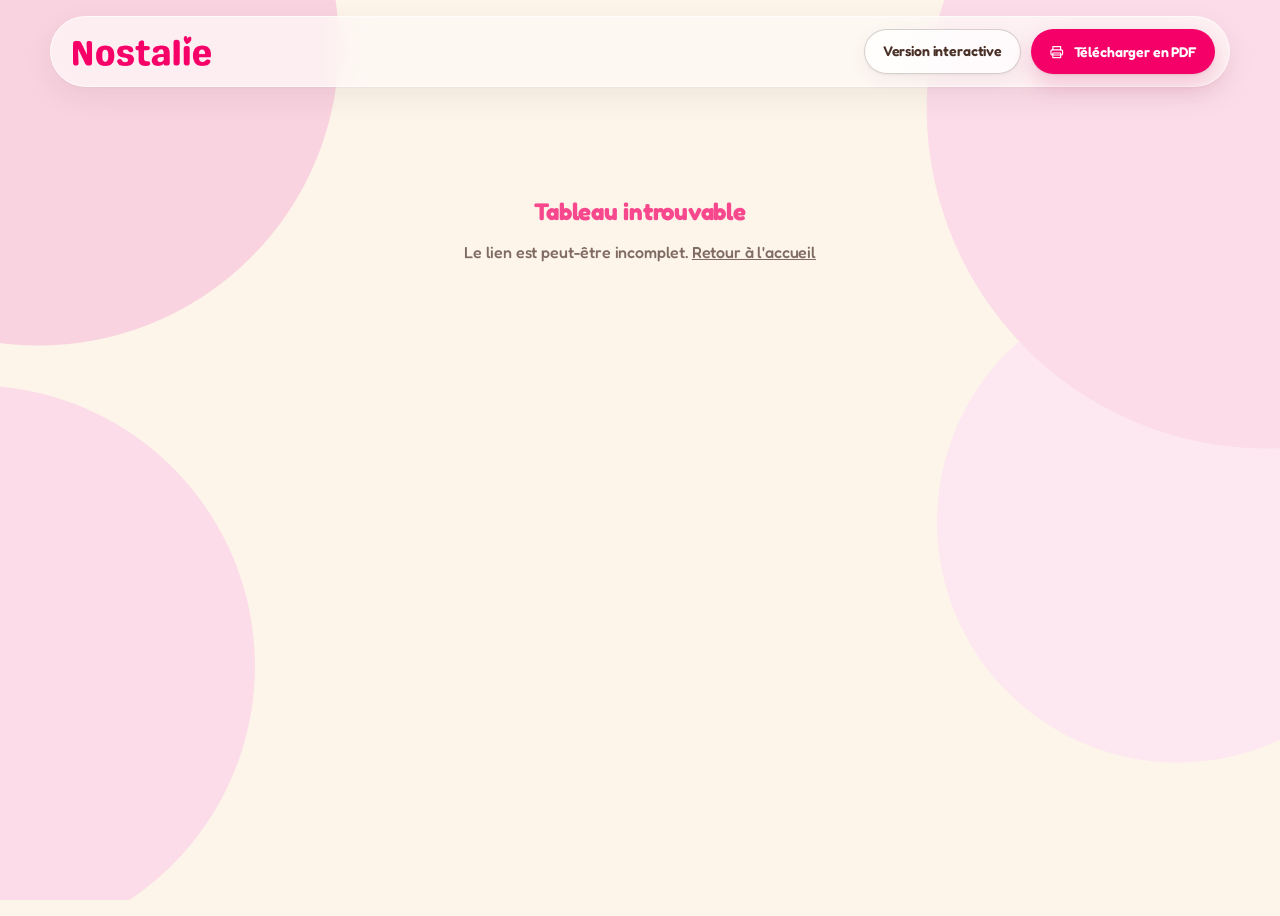
<file: poster.html>
<!DOCTYPE html>
<html lang="fr">
<head>
<meta charset="UTF-8">
<meta name="viewport" content="width=device-width, initial-scale=1.0">
<title>Affiche — Nostalie</title>
<link rel="preconnect" href="https://fonts.googleapis.com">
<link rel="preconnect" href="https://fonts.gstatic.com" crossorigin>
<link href="https://fonts.googleapis.com/css2?family=Fredoka:wght@300;400;500;600;700&family=Baloo+2:wght@500;600;700;800&family=Nunito:wght@400;500;600;700;800&display=swap" rel="stylesheet">
<link rel="icon" type="image/png" href="image/favicon.png">
<link rel="stylesheet" href="styles.css?v=39">
</head>
<body>
  <div class="topbar no-print">
    <a class="logo" href="index.html"><img src="image/logo-nostalie.png" alt="Nostalie" width="900" height="196"></a>
    <div style="display:flex; gap:10px;">
      <a class="btn ghost small" id="backToViewBtn" href="#">Version interactive</a>
      <button class="btn small" id="printBtn" type="button"><svg class="icon" viewBox="0 0 24 24" fill="none" stroke="currentColor" stroke-width="1.8" stroke-linecap="round" stroke-linejoin="round"><path d="M6 9V4h12v5"/><rect x="3" y="9" width="18" height="8" rx="2"/><path d="M6 14h12v7H6z"/></svg> Télécharger en PDF</button>
    </div>
  </div>

  <div class="wrap" id="content">
    <div class="empty-state">Chargement de l'affiche…</div>
  </div>

  <script src="app.js?v=8"></script>
  <script src="poster.js?v=7"></script>
</body>
</html>
</file>
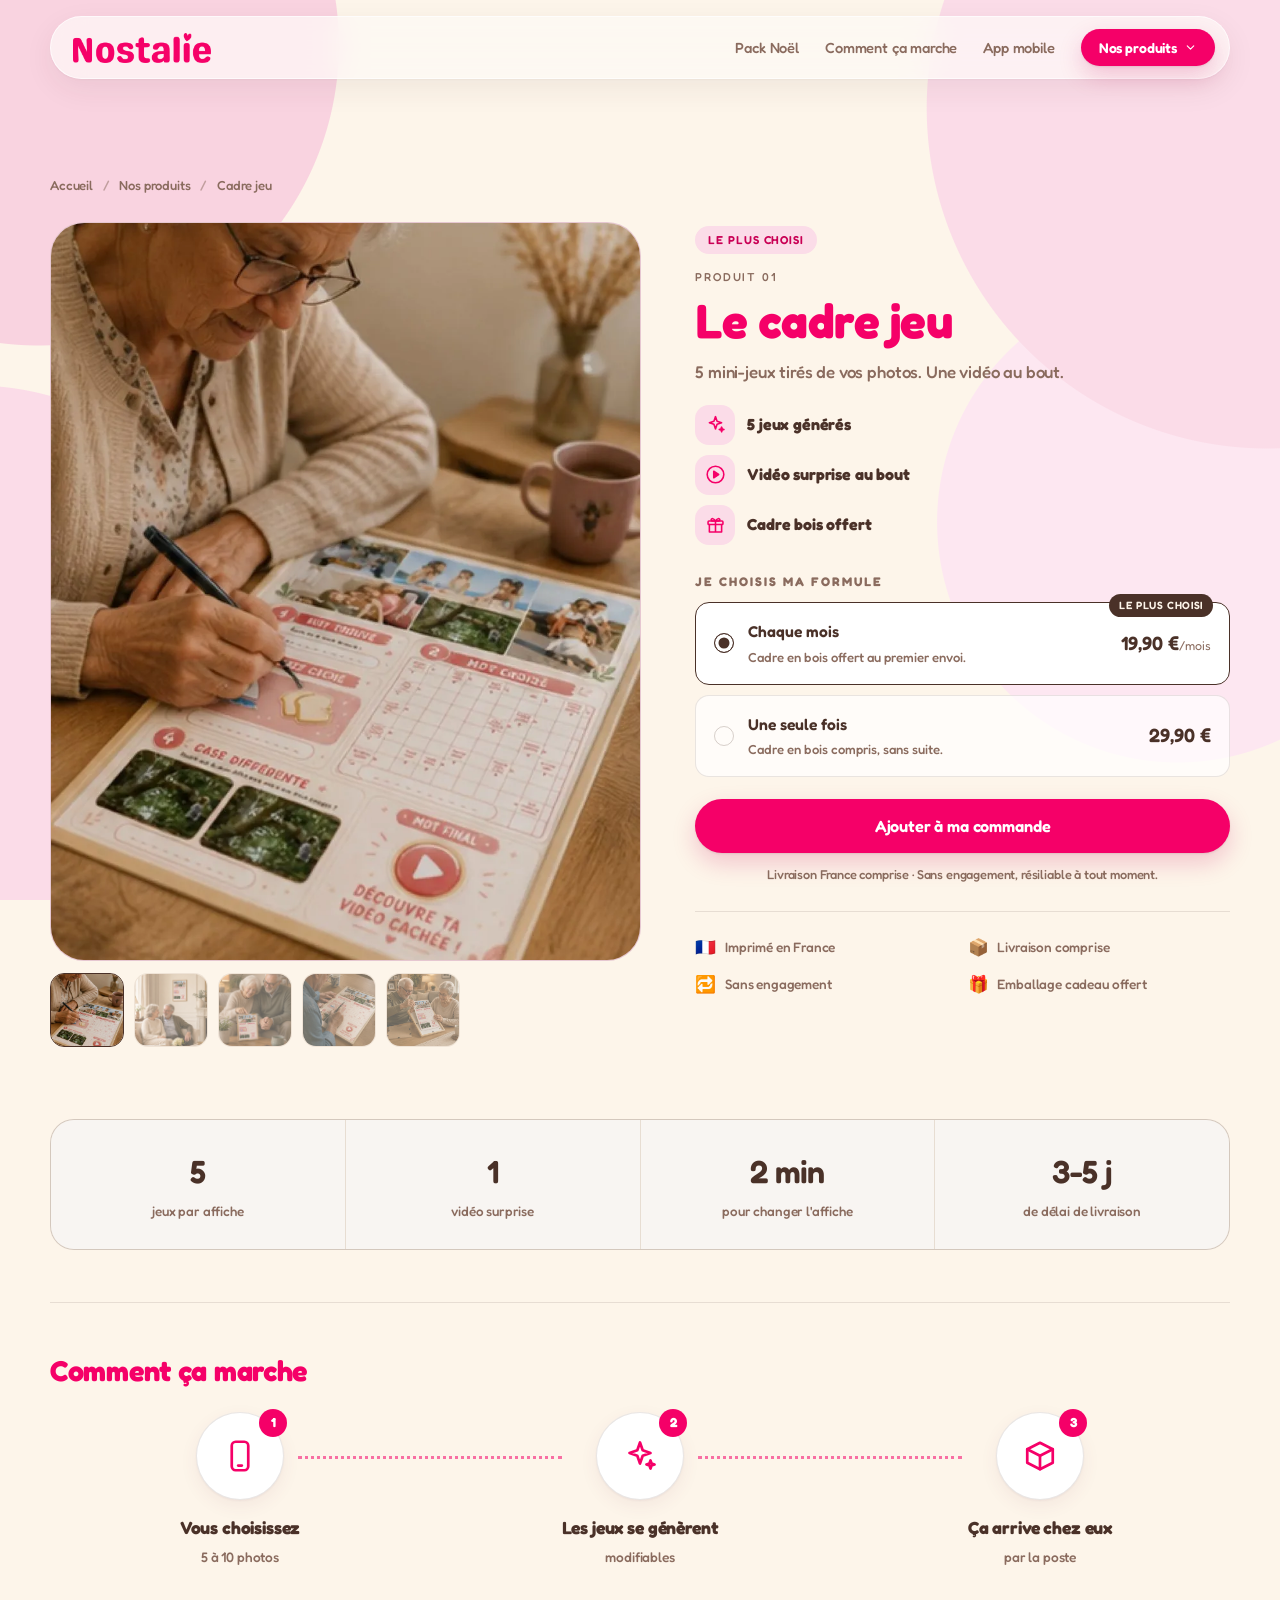
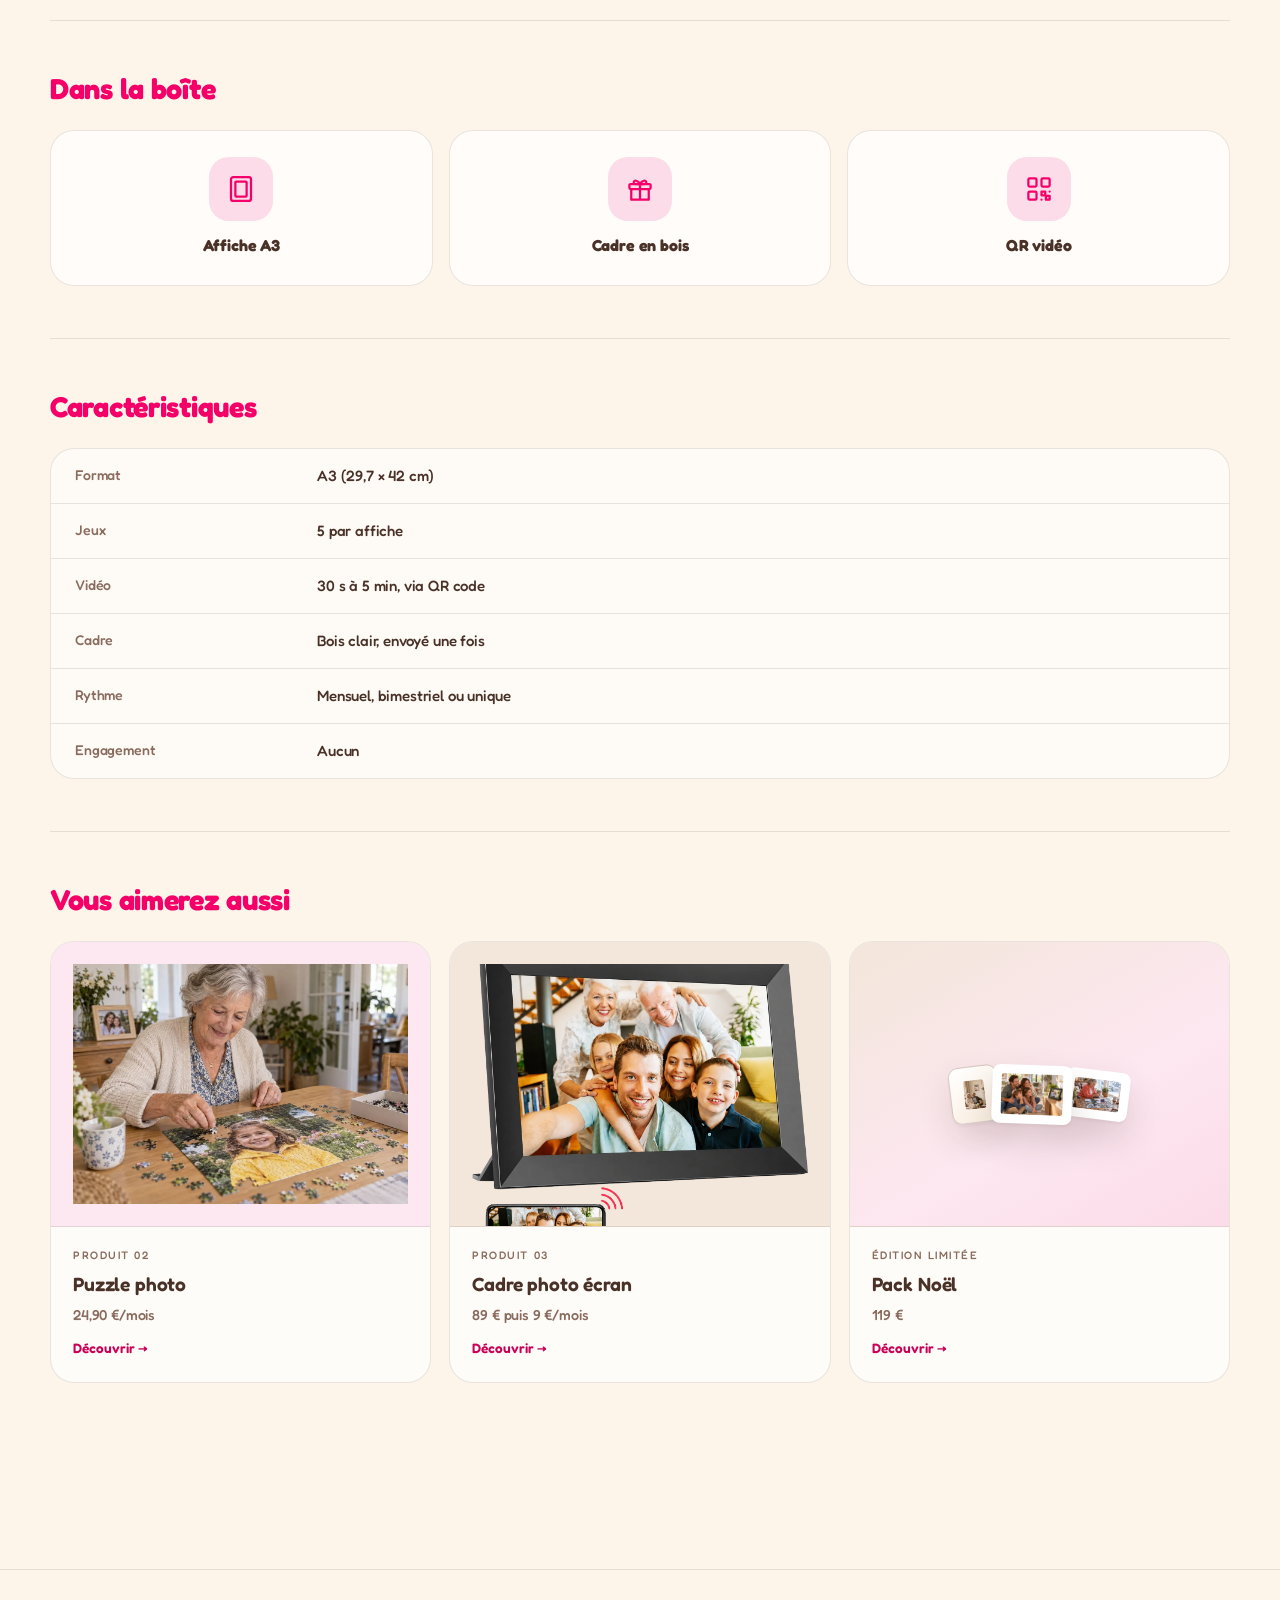
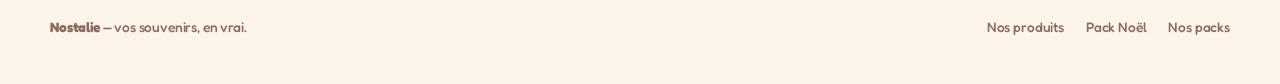
<file: produit.html>
<!DOCTYPE html>
<html lang="fr">
<head>
<meta charset="UTF-8">
<meta name="viewport" content="width=device-width, initial-scale=1.0">
<title>Produit — Nostalie</title>
<meta name="description" content="Le cadre jeu, le puzzle photo, le cadre photo écran et le Pack Noël Nostalie : détail, formules et prix.">
<link rel="preconnect" href="https://fonts.googleapis.com">
<link rel="preconnect" href="https://fonts.gstatic.com" crossorigin>
<link href="https://fonts.googleapis.com/css2?family=Fredoka:wght@300;400;500;600;700&family=Baloo+2:wght@500;600;700;800&family=Nunito:wght@400;500;600;700;800&display=swap" rel="stylesheet">
<link rel="icon" type="image/png" href="image/favicon.png">
<link rel="stylesheet" href="styles.css?v=40">
</head>
<body>

  <div class="topbar">
    <a class="logo" href="index.html"><img src="image/logo-nostalie.png" alt="Nostalie" width="900" height="196"></a>
    <nav class="nav">
      <a class="navlink" href="index.html#noel">Pack Noël</a>
      <a class="navlink" href="index.html#comment">Comment ça marche</a>
      <a class="navlink" href="index.html#app">App mobile</a>
      <div class="navdrop">
        <button type="button" class="btn small navdrop-btn" aria-expanded="false" aria-haspopup="true">Nos produits<svg viewBox="0 0 24 24" fill="none" stroke="currentColor" stroke-width="2" stroke-linecap="round" stroke-linejoin="round"><path d="M6 9l6 6 6-6"/></svg></button>
        <div class="navdrop-panel">
          <a href="produit.html?p=cadre-jeu" data-vis="cadre-jeu"><b>Cadre jeu</b></a>
          <a href="produit.html?p=puzzle" data-vis="puzzle"><b>Puzzle photo</b></a>
          <a href="produit.html?p=cadre-ecran" data-vis="cadre-ecran"><b>Cadre photo écran</b></a>
          <a href="packs.html" data-vis="packs"><b>Nos packs</b></a>
        </div>
      </div>
    </nav>
  </div>

  <main class="section"><div class="section-inner" id="pdpRoot"></div></main>

  <footer class="site-footer">
    <div class="footer-inner">
      <div><b>Nostalie</b> — vos souvenirs, en vrai.</div>
      <div class="footer-links">
        <a href="index.html#produits">Nos produits</a>
        <a href="index.html#noel">Pack Noël</a>
        <a href="packs.html">Nos packs</a>
      </div>
    </div>
  </footer>

  <script src="icones.js?v=1"></script>
  <script src="nav.js?v=5"></script>
  <script src="produit.js?v=9"></script>
  <script src="perso.js?v=4"></script>
  <script src="produit-page.js?v=4"></script>
</body>
</html>
</file>
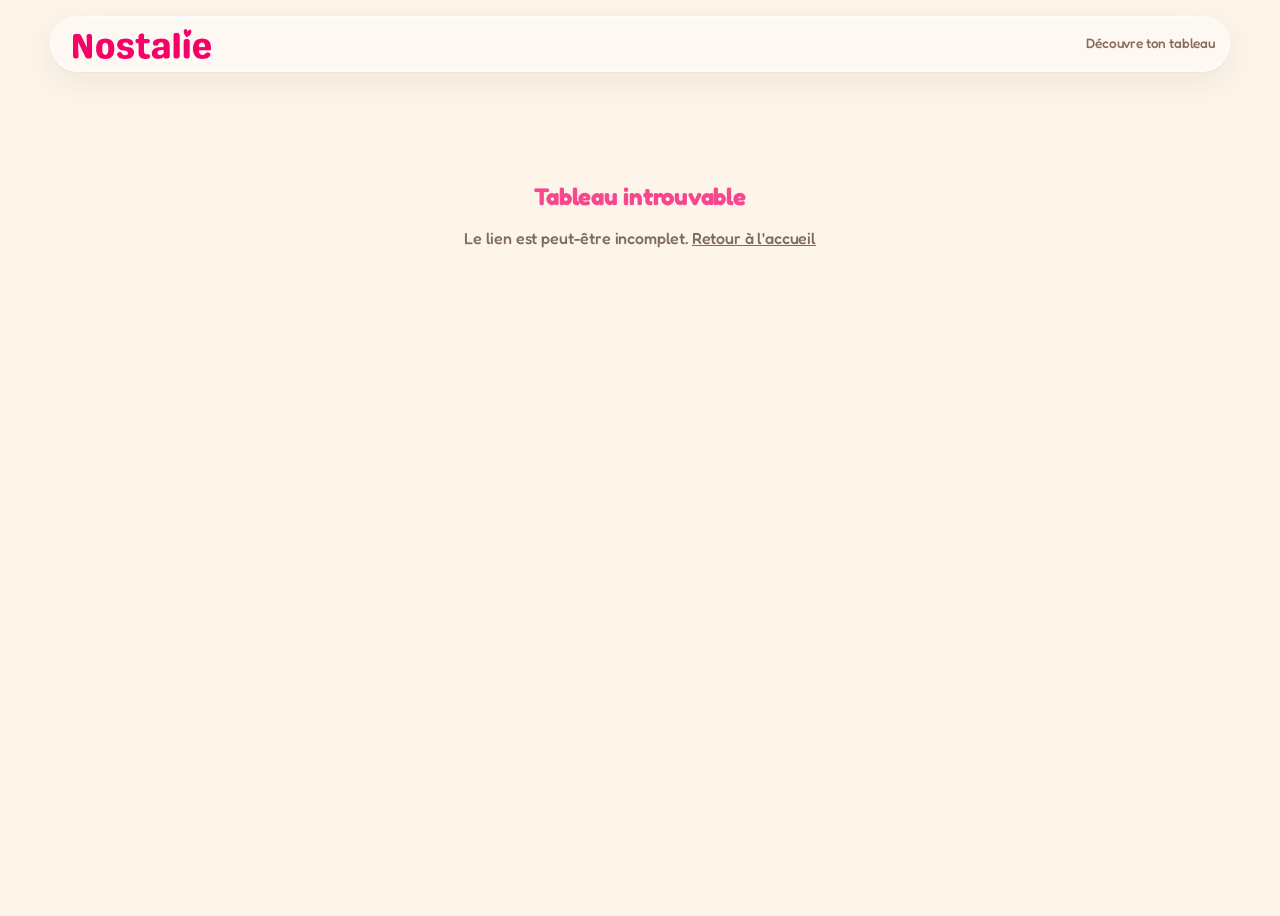
<file: view.html>
<!DOCTYPE html>
<html lang="fr">
<head>
<meta charset="UTF-8">
<meta name="viewport" content="width=device-width, initial-scale=1.0">
<title>Ton tableau — Nostalie</title>
<link rel="preconnect" href="https://fonts.googleapis.com">
<link rel="preconnect" href="https://fonts.gstatic.com" crossorigin>
<link href="https://fonts.googleapis.com/css2?family=Fredoka:wght@300;400;500;600;700&family=Baloo+2:wght@500;600;700;800&family=Nunito:wght@400;500;600;700;800&display=swap" rel="stylesheet">
<link rel="icon" type="image/png" href="image/favicon.png">
<link rel="stylesheet" href="styles.css?v=39">
</head>
<body class="poster">
  <div class="topbar">
    <a class="logo" href="index.html"><img src="image/logo-nostalie.png" alt="Nostalie" width="900" height="196"></a>
    <span class="tagline">Découvre ton tableau</span>
  </div>

  <div class="wrap" id="content">
    <div class="empty-state">Chargement du tableau…</div>
  </div>

  <script src="app.js?v=8"></script>
  <script src="view.js?v=7"></script>
</body>
</html>
</file>
<file: styles.css>
:root {
  /* --- Charte Nostalie : rose vif sur crème, marron pour l'encre et les fonds sombres --- */
  --paper: #FDF5EA;
  --cream: #FBEEDF;
  --sand:  #F5E4D3;
  --rose:  #FBDCE8;
  --sage:  #F3E6DA;
  --sky:   #FDE7F1;
  --lilac: #F9D3E0;

  /* marron : l'encre du site et ses surfaces pleines */
  --ink: #4A3128;
  --ink-soft: #8A6B5E;
  --brown: #4A3128;
  --brown-soft: #6E4B3C;
  --line: rgba(74, 49, 40, 0.12);
  --line-strong: rgba(74, 49, 40, 0.22);

  /* rose : la couleur de marque (surchargée par les couleurs de chaque tableau) */
  --primary: #F50068;
  --primary-dark: #C90055;
  --secondary: #FDF5EA;

  --radius: 24px;
  --radius-sm: 14px;
  --radius-lg: 34px;
  --shadow: 0 1px 2px rgba(74, 49, 40, 0.05), 0 18px 44px rgba(122, 60, 90, 0.10);
  --shadow-sm: 0 1px 2px rgba(74, 49, 40, 0.05), 0 6px 18px rgba(122, 60, 90, 0.07);
  --ring: 0 0 0 4px rgba(245, 0, 104, 0.16);

  /* Écriture principale de la marque. 'Genty Sans' n'est pas libre de droits :
     si la licence web est achetée, la déposer en @font-face et elle prend la main ici. */
  --font-genty: 'Genty Sans', 'Fredoka', 'Baloo 2', 'Trebuchet MS', sans-serif;
  --font-display: var(--font-genty);
  --font-body: var(--font-genty);
  font-size: 16px;
}

* { box-sizing: border-box; }

body {
  margin: 0;
  font-family: var(--font-body);
  font-size: 1rem;
  line-height: 1.6;
  letter-spacing: -0.01em;
  background:
    radial-gradient(circle at 3% 5%, var(--lilac) 0 300px, rgba(249,211,224,0) 301px),
    radial-gradient(circle at 99% 12%, var(--rose) 0 340px, rgba(251,220,232,0) 341px),
    radial-gradient(circle at 92% 58%, var(--sky) 0 240px, rgba(253,231,241,0) 241px),
    radial-gradient(circle at -2% 74%, var(--rose) 0 280px, rgba(251,220,232,0) 281px),
    var(--paper);
  background-attachment: fixed;
  color: var(--ink);
  min-height: 100vh;
  -webkit-font-smoothing: antialiased;
}

h1, h2, h3 {
  font-family: var(--font-display);
  font-weight: 800;
  letter-spacing: -0.01em;
  line-height: 1.08;
  color: var(--primary);
  margin: 0 0 .4em;
}
h4 { font-family: var(--font-display); font-weight: 700; letter-spacing: -0.005em; }
body { font-weight: 500; }

a { color: inherit; }

.wrap {
  max-width: 1080px;
  margin: 0 auto;
  padding: 32px 20px 80px;
}

/* --- Topbar --- */
.topbar {
  display: flex;
  align-items: center;
  justify-content: space-between;
  gap: 10px;
  padding: 12px 14px 12px 22px;
  margin: 16px auto 0;
  max-width: 1180px;
  width: calc(100% - 32px);
  background: rgba(252, 250, 247, 0.72);
  backdrop-filter: blur(16px) saturate(140%);
  -webkit-backdrop-filter: blur(16px) saturate(140%);
  border-radius: 999px;
  box-shadow: 0 1px 2px rgba(74, 49, 40,.04), 0 10px 30px rgba(74, 49, 40,.07);
  border: 1px solid rgba(255,255,255,.7);
  flex-wrap: wrap;
  position: sticky;
  top: 16px;
  z-index: 60;
}
@media (max-width: 480px) {
  .topbar { padding: 10px 12px 10px 18px; }
  .topbar .btn.small { padding: 8px 14px; font-size: .82rem; }
}
.logo {
  display: inline-block;
  line-height: 0;
  text-decoration: none;
}
.logo img {
  display: block;
  width: auto;
  height: 30px;
}

.tagline {
  font-size: .85rem;
  color: var(--ink-soft);
}

/* --- Stepper --- */
.stepper {
  display: flex;
  justify-content: center;
  gap: 8px;
  margin-bottom: 30px;
  flex-wrap: wrap;
}
.step-dot {
  width: 34px; height: 34px;
  border-radius: 50%;
  background: #fff;
  border: 2px solid #e6c9d4;
  display: flex; align-items: center; justify-content: center;
  font-weight: 700;
  color: #b98;
  font-size: .9rem;
}
.step-dot.active { background: var(--primary); border-color: var(--primary); color: #fff; }
.step-dot.done { background: var(--primary-dark); border-color: var(--primary-dark); color: #fff; }
a.step-dot { text-decoration: none; cursor: pointer; transition: transform .1s ease; }
a.step-dot:hover { transform: scale(1.08); border-color: var(--primary); }

.stepper-nav {
  position: sticky;
  top: 0;
  z-index: 40;
  background: var(--secondary);
  padding: 14px 20px 10px;
  margin-bottom: 0;
  box-shadow: 0 4px 10px rgba(0,0,0,.04);
}

/* --- Tableau éditable en direct (créateur) --- */
.editable-poster-wrap { position: relative; max-width: 900px; margin: 0 auto; }

.color-toolbar {
  position: absolute;
  top: 8px;
  right: 8px;
  display: flex;
  gap: 8px;
  background: var(--paper);
  border-radius: 999px;
  padding: 7px 9px;
  box-shadow: var(--shadow);
  z-index: 5;
}
.color-toolbar input[type=color] {
  -webkit-appearance: none;
  appearance: none;
  width: 26px; height: 26px;
  border: 2px solid #fff;
  border-radius: 50%;
  cursor: pointer;
  background: none;
  padding: 0;
  box-shadow: 0 0 0 1px #e6c9d4;
}
.color-toolbar input[type=color]::-webkit-color-swatch-wrapper { padding: 0; border-radius: 50%; }
.color-toolbar input[type=color]::-webkit-color-swatch { border: none; border-radius: 50%; }

/* pill inline inputs replacing the printed dashed line */
.pinput {
  flex: 1;
  min-width: 80px;
  border: none;
  border-bottom: 2px dashed var(--primary-dark);
  background: transparent;
  font-family: inherit;
  font-weight: 700;
  color: var(--primary-dark);
  font-size: 1rem;
  padding: 2px 4px;
}
.pinput:focus { outline: none; border-bottom-style: solid; }
.pinput::placeholder { color: #d9a9bb; font-weight: 500; }

/* editable mosaic tiles */
.mosaic .tile-slot { position: relative; min-height: 0; min-width: 0; }
.mosaic .tile-slot img { width: 100%; height: 100%; object-fit: cover; border-radius: 14px; display: block; cursor: pointer; }
.photo-num-badge {
  position: absolute;
  top: 4px;
  left: 4px;
  min-width: 18px;
  height: 18px;
  padding: 0 4px;
  border-radius: 999px;
  background: rgba(58,43,48,.68);
  color: #fff;
  font-size: .62rem;
  font-weight: 800;
  display: flex;
  align-items: center;
  justify-content: center;
  z-index: 2;
  pointer-events: none;
}
.mosaic .tile-slot .rm {
  position: absolute; top: 4px; right: 4px;
  background: rgba(0,0,0,.55); color: #fff; border: none;
  width: 22px; height: 22px; border-radius: 50%; cursor: pointer; font-size: .75rem;
}
.mosaic .tile-add {
  border: 2px dashed #d9a9bb;
  border-radius: 14px;
  display: flex; align-items: center; justify-content: center;
  font-size: 1.8rem;
  color: var(--primary-dark);
  cursor: pointer;
  background: #fff6f9;
  min-height: 0;
  min-width: 0;
  transition: background .15s ease, border-color .15s ease;
}
.mosaic .tile-add:hover { background: #fde3ec; border-color: var(--primary); }

.inline-editor {
  background: var(--paper);
  border-radius: 22px;
  box-shadow: var(--shadow);
  padding: 20px;
  margin: 20px auto 0;
  max-width: 640px;
  border: 1px solid rgba(217,82,122,.08);
}

.pcard.clickable { cursor: pointer; transition: box-shadow .18s ease, transform .18s ease; }
.pcard.clickable:hover { box-shadow: 0 0 0 4px rgba(217,82,122,.22), 0 10px 22px rgba(58,43,48,.14); transform: translateY(-2px); }
.diff-card-body {
  flex: 1;
  min-height: 0;
  width: 100%;
  display: flex;
  align-items: center;
  justify-content: center;
}
.diff-reset {
  position: absolute;
  top: 4px; right: 4px;
  width: 22px; height: 22px;
  border-radius: 50%;
  border: none;
  background: rgba(0,0,0,.55);
  color: #fff;
  cursor: pointer;
  font-size: .8rem;
}

.floating-generate {
  position: fixed;
  bottom: 22px;
  right: 22px;
  z-index: 50;
}
.floating-generate .btn {
  box-shadow: var(--shadow);
  font-size: 1.05rem;
  padding: 14px 26px;
}
@media (max-width: 560px) {
  .floating-generate { left: 20px; right: 20px; bottom: 16px; text-align: center; }
  .floating-generate .btn { width: 100%; justify-content: center; }
}

.panel {
  background: var(--paper);
  border-radius: var(--radius);
  box-shadow: var(--shadow);
  padding: 32px;
  margin-bottom: 24px;
}
.panel h2 { color: var(--ink); }
.hint { color: var(--ink-soft); font-size: .9rem; margin-bottom: 20px; }

.field { margin-bottom: 16px; }
.field label { display: block; font-weight: 600; margin-bottom: 6px; font-size: .9rem; }
.field input[type=text], .field input[type=number], .field textarea {
  width: 100%;
  padding: 11px 14px;
  border-radius: var(--radius-sm);
  border: 1px solid var(--line-strong);
  font-family: inherit;
  font-size: 1rem;
  background: #fff;
  transition: border-color .15s ease, box-shadow .15s ease;
}
.field input:focus, .field textarea:focus { outline: none; border-color: var(--primary); box-shadow: var(--ring); }

.row { display: flex; gap: 12px; flex-wrap: wrap; }
.row > * { flex: 1; min-width: 160px; }

.btn {
  display: inline-flex;
  align-items: center;
  justify-content: center;
  gap: 9px;
  background: var(--primary);
  color: #fff;
  border: none;
  padding: 13px 26px;
  border-radius: 999px;
  font-family: var(--font-body);
  font-weight: 600;
  font-size: .97rem;
  letter-spacing: -0.01em;
  cursor: pointer;
  text-decoration: none;
  box-shadow: 0 1px 2px rgba(74, 49, 40,.10), 0 10px 24px rgba(201, 0, 85, 0.20);
  transition: background .18s ease, transform .16s ease, box-shadow .18s ease;
}
.btn:hover { background: var(--primary-dark); transform: translateY(-2px); box-shadow: 0 1px 2px rgba(74, 49, 40,.10), 0 14px 30px rgba(201, 0, 85, 0.26); }
.btn:active { transform: translateY(0) scale(.98); }
.btn.ghost {
  background: rgba(255,255,255,.72);
  color: var(--ink);
  border: 1px solid var(--line-strong);
  box-shadow: var(--shadow-sm);
}
.btn.ghost:hover { background: #fff; color: var(--ink); border-color: var(--ink); box-shadow: var(--shadow-sm); }
.btn:disabled { opacity: .4; cursor: not-allowed; transform: none; box-shadow: none; }
/* display:inline-flex ci-dessus l'emporterait sur la règle [hidden] du navigateur. */
[hidden] { display: none !important; }
/* Filet de sécurité : sans cette règle, une image sans classe s'affiche à sa
   taille naturelle et fait exploser la mise en page. */
img { max-width: 100%; }

.icon { width: 1.1em; height: 1.1em; flex-shrink: 0; vertical-align: -0.16em; }

.actions {
  display: flex;
  justify-content: space-between;
  margin-top: 10px;
}

/* --- Photo grid --- */
.photo-grid {
  display: grid;
  grid-template-columns: repeat(auto-fill, minmax(120px, 1fr));
  gap: 10px;
  margin-bottom: 16px;
}
.photo-tile {
  position: relative;
  aspect-ratio: 1;
  border-radius: var(--radius-sm);
  overflow: hidden;
  background: #f1ddd0;
  box-shadow: var(--shadow-sm);
}
.photo-tile img { width: 100%; height: 100%; object-fit: cover; display: block; }
.photo-tile button {
  position: absolute; top: 4px; right: 4px;
  background: rgba(0,0,0,.55); color: #fff; border: none;
  width: 22px; height: 22px; border-radius: 50%; cursor: pointer; font-size: .8rem;
}
.upload-tile {
  aspect-ratio: 1;
  border-radius: var(--radius-sm);
  border: 2px dashed #d9a9bb;
  display: flex; align-items: center; justify-content: center;
  cursor: pointer;
  color: var(--primary-dark);
  font-size: 1.8rem;
  background: #fff6f9;
  transition: background .15s ease, border-color .15s ease;
}
.upload-tile:hover { background: #fde3ec; border-color: var(--primary); }

/* --- Word list builder --- */
.word-row {
  display: grid;
  grid-template-columns: 1fr 2fr auto auto;
  gap: 8px;
  align-items: center;
  margin-bottom: 8px;
}
.word-row input[type=text] {
  padding: 9px 12px;
  border-radius: var(--radius-sm);
  border: 2px solid #eeddd0;
  font-family: inherit;
  transition: border-color .15s ease, box-shadow .15s ease;
}
.word-row input[type=text]:focus { outline: none; border-color: var(--primary); box-shadow: var(--ring); }
.word-row .key-toggle {
  display: flex; align-items: center; gap: 4px; font-size: .8rem; white-space: nowrap;
}
.word-row .del { background: #f5dbe1; border: none; border-radius: 50%; width: 26px; height: 26px; cursor: pointer; transition: background .15s ease; }
.word-row .del:hover { background: #f0c2ce; }

/* --- Emoji picker (rebus) --- */
.emoji-picker {
  display: grid;
  grid-template-columns: repeat(auto-fill, minmax(46px, 1fr));
  gap: 6px;
  max-height: 180px;
  overflow-y: auto;
  padding: 10px;
  background: #fff6f9;
  border-radius: var(--radius-sm);
  margin-bottom: 14px;
}
.emoji-picker button {
  font-size: 1.5rem;
  background: none;
  border: none;
  cursor: pointer;
  border-radius: 10px;
  padding: 4px;
  transition: background .12s ease, transform .12s ease;
}
.emoji-picker button:hover { background: #f5dbe1; transform: scale(1.1); }
.emoji-picker button.active { background: var(--primary); }
.rebus-sequence {
  font-size: 2.4rem;
  padding: 14px;
  background: linear-gradient(135deg, var(--primary), var(--primary-dark));
  border-radius: var(--radius-sm);
  text-align: center;
  min-height: 70px;
  display: flex; align-items: center; justify-content: center;
  gap: 10px;
  margin-bottom: 14px;
  box-shadow: var(--shadow-sm);
}
.rebus-sequence .placeholder { color: rgba(255,255,255,.7); font-size: 1rem; }
.rebus-sequence .chip { cursor: pointer; }

/* --- Difference game marker --- */
.diff-editor {
  position: relative;
  display: inline-block;
  border-radius: 16px;
  overflow: hidden;
  max-width: 100%;
}
.diff-editor img { display: block; max-width: 100%; border-radius: 16px; }
.diff-marker {
  position: absolute;
  width: 24px; height: 24px;
  border-radius: 50%;
  background: rgba(217,82,122,.85);
  border: 3px solid #fff;
  transform: translate(-50%,-50%);
  pointer-events: none;
}

/* --- Color pickers --- */
.color-row { display: flex; gap: 24px; align-items: center; flex-wrap: wrap; }
.color-pick { display: flex; flex-direction: column; align-items: center; gap: 6px; }
.color-pick input[type=color] { width: 60px; height: 60px; border: none; border-radius: 50%; cursor: pointer; background: none; }

/* --- Photo intruse picker --- */
.hobj-photo-picker {
  display: flex;
  gap: 8px;
  flex-wrap: wrap;
  margin-bottom: 14px;
}
.hobj-photo-picker .hobj-thumb {
  width: 56px; height: 56px;
  border-radius: 14px;
  overflow: hidden;
  cursor: pointer;
  border: 3px solid transparent;
  opacity: .7;
}
.hobj-photo-picker .hobj-thumb img { width: 100%; height: 100%; object-fit: cover; display: block; }
.hobj-photo-picker .hobj-thumb.active { border-color: var(--primary); opacity: 1; }

/* --- Rebus suggestion --- */
.rebus-suggest-row { display: flex; gap: 8px; margin-bottom: 14px; }
.rebus-suggest-row input {
  flex: 1;
  padding: 10px 12px;
  border-radius: 8px;
  border: 2px solid #eeddd0;
  font-family: inherit;
  font-size: .95rem;
}
.rebus-suggest-row input:focus { outline: none; border-color: var(--primary); }

/* --- Word suggestions row --- */
.words-editor-actions { display: flex; gap: 10px; flex-wrap: wrap; }

/* --- Montage builder / player --- */
.montage-row {
  display: flex;
  align-items: center;
  gap: 10px;
  padding: 8px;
  border-radius: 10px;
  background: #fff6f9;
  margin-bottom: 6px;
}
.montage-thumb {
  width: 44px; height: 44px;
  border-radius: 12px;
  overflow: hidden;
  background: #e9cdd8;
  display: flex; align-items: center; justify-content: center;
  color: var(--primary-dark);
  flex-shrink: 0;
}
.montage-thumb .icon { width: 22px; height: 22px; }
.montage-thumb img { width: 100%; height: 100%; object-fit: cover; }
.montage-meta { flex: 1; display: flex; flex-direction: column; gap: 2px; font-size: .85rem; min-width: 0; }
.montage-meta label { display: flex; align-items: center; gap: 4px; font-size: .78rem; opacity: .75; }
.montage-meta input[type=number] { width: 54px; padding: 2px 4px; border-radius: 6px; border: 1.5px solid #eeddd0; font-family: inherit; }
.montage-actions { display: flex; gap: 4px; flex-shrink: 0; }
.montage-actions button { width: 26px; height: 26px; border-radius: 50%; border: none; background: #f5dbe1; cursor: pointer; }

.montage-stage {
  width: 100%;
  max-width: 420px;
  aspect-ratio: 4 / 3;
  margin: 0 auto;
  border-radius: 14px;
  overflow: hidden;
  background: #000;
  display: flex; align-items: center; justify-content: center;
}
.montage-stage img, .montage-stage video { width: 100%; height: 100%; object-fit: contain; background: #000; }
.montage-dots { display: flex; gap: 6px; justify-content: center; margin-top: 10px; }
.mdot { width: 8px; height: 8px; border-radius: 50%; background: #e9cdd8; }
.mdot.active { background: var(--primary); }
.montage-player .montage-stage { max-width: 480px; }

/* ================= VIEW / POSTER ================= */
.poster {
  background: var(--secondary);
}
.poster-photos {
  display: grid;
  grid-template-columns: repeat(3, 1fr);
  grid-auto-rows: 180px;
  gap: 10px;
  margin-bottom: 10px;
}
.poster-photos img, .poster-photos .ph {
  width: 100%;
  height: 100%;
  object-fit: cover;
  border-radius: 10px;
  background: #e9cdd8;
  display: flex; align-items: center; justify-content: center;
  font-size: 2rem;
}
.poster-photos .tile-slot { position: relative; width: 100%; height: 100%; }
.ph svg { width: 36%; height: 36%; opacity: .55; }
.poster-photos .photo-num-badge { width: 26px; height: 26px; font-size: .95rem; }

.section-tag {
  display: flex;
  align-items: center;
  gap: 14px;
  margin: 28px 0 16px;
}
.section-tag .num {
  width: 44px; height: 44px;
  border-radius: 50%;
  background: var(--primary);
  color: #fff;
  display: flex; align-items: center; justify-content: center;
  font-weight: 800;
  font-size: 1.3rem;
  flex-shrink: 0;
}
.section-tag .label {
  background: var(--paper);
  border-radius: 999px;
  padding: 12px 24px;
  font-weight: 800;
  color: var(--primary-dark);
  box-shadow: var(--shadow);
  flex: 1;
}
.answer-fill {
  border-bottom: 2px solid var(--primary-dark);
  min-width: 140px;
  display: inline-block;
  font-weight: 700;
  color: var(--primary-dark);
}

.choice-buttons {
  display: grid;
  grid-template-columns: repeat(auto-fill, minmax(140px, 1fr));
  gap: 10px;
  margin-bottom: 10px;
}
.choice-buttons button {
  padding: 16px 10px;
  border-radius: var(--radius-sm);
  border: 3px solid #e9cdd8;
  background: #fff;
  font-family: inherit;
  font-weight: 700;
  font-size: 1.05rem;
  cursor: pointer;
  color: var(--ink);
  box-shadow: var(--shadow-sm);
  transition: border-color .15s ease, transform .12s ease, box-shadow .15s ease;
}
.choice-buttons button:hover { border-color: var(--primary); transform: translateY(-2px); }
.choice-buttons button.correct { background: #d7f3df; border-color: #58b06f; }
.choice-buttons button.wrong { background: #f9d9d9; border-color: #d9605f; }
.choice-buttons button:disabled { cursor: default; }

.feedback { font-weight: 700; margin: 10px 0; min-height: 1.4em; }
.feedback.ok { color: #2f8f4c; }
.feedback.ko { color: #c04747; }

.clue-list {
  columns: 2;
  gap: 24px;
  margin-bottom: 16px;
  font-size: .92rem;
}
@media (max-width: 560px) { .clue-list { columns: 1; } }
.clue-list li { margin-bottom: 6px; }
.clue-list b { color: var(--primary-dark); }

/* difference game grid overlay */
.diff-game { display: flex; gap: 16px; flex-wrap: wrap; margin-bottom: 10px; }
.diff-frame { position: relative; border-radius: 12px; overflow: hidden; flex: 1; min-width: 240px; }
.diff-frame img { width: 100%; display: block; }
.diff-grid-overlay {
  position: absolute; inset: 0;
  display: grid;
}
.diff-grid-overlay button {
  border: 1px solid rgba(255,255,255,.25);
  background: transparent;
  cursor: pointer;
}
.diff-grid-overlay button:hover { background: rgba(217,82,122,.25); }
.diff-grid-overlay button.found { background: rgba(88,176,111,.55); }
.diff-grid-overlay button.miss { background: rgba(217,96,95,.4); }

.video-block {
  text-align: center;
  padding: 40px 20px;
}
.play-btn {
  width: 100px; height: 100px;
  border-radius: 50%;
  background: rgba(255,255,255,.9);
  display: flex; align-items: center; justify-content: center;
  margin: 0 auto 16px;
  box-shadow: var(--shadow);
  border: none;
  cursor: pointer;
  font-size: 2.2rem;
  color: var(--primary);
}
.locked-msg { opacity: .7; font-size: .95rem; }

video { max-width: 100%; border-radius: var(--radius); box-shadow: var(--shadow); }

.share-box {
  background: var(--paper);
  border-radius: var(--radius);
  padding: 24px;
  box-shadow: var(--shadow);
  text-align: center;
}
.share-box input { width: 100%; padding: 10px; border-radius: 12px; border: 2px solid #eeddd0; text-align: center; margin: 12px 0; font-family: inherit; }

.empty-state { text-align: center; padding: 80px 20px; opacity: .7; }

/* ================= VITRINE / LANDING ================= */
.nav {
  display: flex;
  align-items: center;
  gap: 26px;
}
.nav a.navlink {
  text-decoration: none;
  font-weight: 500;
  font-size: .92rem;
  color: var(--ink-soft);
  transition: color .16s ease;
}
.nav a.navlink:hover { color: var(--ink); }
.btn.small { padding: 10px 18px; font-size: .88rem; }
.btn.tiny { padding: 8px 15px; font-size: .82rem; }
@media (max-width: 860px) {
  .nav { gap: 16px; }
  .nav a.navlink { display: none; }
}

/* --- Menu déroulant « Nos produits » --- */
.navdrop { position: relative; }
/* Le bouton rose de la barre est aussi ce qui ouvre le menu : il hérite
   de .btn, on ne règle ici que le chevron. */
.navdrop-btn { gap: 7px; }
.navdrop-btn svg { width: 13px; height: 13px; transition: transform .2s ease; }
.navdrop:hover .navdrop-btn svg,
.navdrop.open .navdrop-btn svg { transform: rotate(180deg); }

.navdrop-panel {
  position: fixed;
  top: 94px;
  left: 50%;
  transform: translate(-50%, -8px);
  width: min(720px, calc(100vw - 28px));
  display: flex;
  gap: 8px;
  padding: 12px;
  border-radius: 26px;
  background: #FFFBF4;
  border: 1px solid var(--line);
  box-shadow: 0 2px 4px rgba(74, 49, 40,.06), 0 24px 52px rgba(74, 49, 40,.18);
  opacity: 0;
  visibility: hidden;
  transition: opacity .18s ease, transform .18s ease, visibility .18s;
  z-index: 70;
}
.navdrop-panel::before {          /* pont invisible entre le bouton et le panneau */
  content: "";
  position: absolute;
  left: 0; right: 0; top: -18px;
  height: 18px;
}
.navdrop::after {
  content: "";
  position: absolute;
  top: 100%; left: -14px; right: -14px;
  height: 20px;
}
.navdrop:hover .navdrop-panel,
.navdrop:focus-within .navdrop-panel,
.navdrop.open .navdrop-panel {
  opacity: 1;
  visibility: visible;
  transform: translate(-50%, 0);
}
.navdrop-panel a {
  flex: 1 1 0;
  min-width: 0;
  display: block;
  padding: 10px 10px 14px;
  border-radius: 18px;
  text-decoration: none;
  color: var(--ink);
  text-align: center;
  transition: background .14s ease;
}
.navdrop-panel a:hover { background: rgba(74, 49, 40,.045); }
.navdrop-vis {
  display: grid;
  place-items: center;
  aspect-ratio: 4 / 3;
  margin-bottom: 11px;
  border-radius: 14px;
  overflow: hidden;
  background: var(--tint, var(--cream));
  padding: 10px;
}
.navdrop-vis > img {
  width: 100%; height: 100%;
  object-fit: cover;
  margin: -10px;
  max-width: none;
  border-radius: 0;
}
.navdrop-vis > .frame-mock { width: auto; height: 100%; max-width: none; aspect-ratio: 3 / 4; }
.navdrop-vis > .frame-mock img { width: 100%; height: 100%; aspect-ratio: auto; }
.navdrop-vis > .xmas-stack { width: 100%; min-height: 0; }
.navdrop-vis .xmas-stack .frame-mock { width: 32%; }
.navdrop-vis .xmas-stack .xmas-photo { width: 44%; max-width: none; padding: 5px; }
.navdrop-vis .xmas-stack .xmas-photo.ecran { margin: 0 -5%; }
.navdrop-panel a b {
  display: block;
  font-family: var(--font-display);
  font-size: .97rem;
  font-weight: 600;
  line-height: 1.2;
}
@media (max-width: 860px) {
  .navdrop { display: none; }
}

/* --- Sections --- */
.section {
  padding: 96px 20px;
  position: relative;
}
.section.alt {
  background: rgba(255, 255, 255, 0.5);
  border-block: 1px solid var(--line);
  backdrop-filter: blur(6px);
  -webkit-backdrop-filter: blur(6px);
}
.section-inner { max-width: 1180px; margin: 0 auto; }
@media (max-width: 700px) { .section { padding: 68px 18px; } }

.kicker {
  display: inline-flex;
  align-items: center;
  gap: 8px;
  font-family: var(--font-body);
  font-size: .74rem;
  font-weight: 600;
  letter-spacing: .16em;
  text-transform: uppercase;
  color: var(--ink-soft);
  margin-bottom: 18px;
}
.kicker::before {
  content: "";
  width: 7px; height: 7px; border-radius: 50%;
  background: var(--primary);
  opacity: .55;
}
.section-head { max-width: 720px; margin: 0 auto 56px; text-align: center; }
.section-head h2 { font-size: clamp(2rem, 4.2vw, 3.1rem); margin-bottom: .35em; }
.section-head p, .lead {
  font-size: 1.06rem;
  color: var(--ink-soft);
  margin: 0;
  line-height: 1.65;
}
.section-head.left { margin-inline: 0; text-align: left; }
em.wonk { font-style: normal; color: var(--brown); }

/* --- Hero --- */
.top-banner { position: relative; }
.hero {
  max-width: 1180px;
  margin: 0 auto;
  padding: 78px 20px 40px;
  display: grid;
  grid-template-columns: 1.02fr .98fr;
  gap: 56px;
  align-items: center;
}
@media (max-width: 940px) {
  .hero { grid-template-columns: 1fr; gap: 44px; padding: 54px 18px 24px; text-align: center; }
}
.hero-eyebrow {
  display: inline-flex;
  align-items: center;
  gap: 8px;
  padding: 7px 15px 7px 9px;
  border-radius: 999px;
  background: rgba(255,255,255,.75);
  border: 1px solid var(--line);
  font-size: .82rem;
  font-weight: 500;
  color: var(--ink-soft);
  box-shadow: var(--shadow-sm);
  margin-bottom: 26px;
}
.hero-eyebrow b { color: var(--ink); font-weight: 600; }
.hero-eyebrow .dot {
  width: 22px; height: 22px; border-radius: 50%;
  background: linear-gradient(135deg, var(--rose), var(--lilac));
  display: inline-block;
}
.hero h1 {
  font-size: clamp(2.6rem, 6vw, 4.4rem);
  margin: 0 0 22px;
}
.hero-sub {
  font-size: 1.13rem;
  color: var(--ink-soft);
  max-width: 480px;
  margin: 0 0 32px;
  line-height: 1.65;
}
@media (max-width: 940px) { .hero-sub { margin-inline: auto; } }
.hero-ctas { display: flex; gap: 12px; flex-wrap: wrap; }
@media (max-width: 940px) { .hero-ctas { justify-content: center; } }
.hero-proof {
  display: flex;
  align-items: center;
  gap: 12px;
  margin-top: 30px;
  font-size: .88rem;
  color: var(--ink-soft);
}
@media (max-width: 940px) { .hero-proof { justify-content: center; } }
.proof-dots { display: flex; }
.proof-dots span {
  width: 30px; height: 30px; border-radius: 50%;
  border: 2px solid var(--paper);
  margin-left: -9px;
  background-size: cover;
  background-position: center;
}
.proof-dots span:first-child { margin-left: 0; }

/* collage hero */
.hero-collage {
  position: relative;
  aspect-ratio: 1 / 1;
  max-width: 520px;
  width: 100%;
  margin-inline: auto;
}
.hero-collage img {
  position: absolute;
  border-radius: 20px;
  object-fit: cover;
  box-shadow: 0 2px 4px rgba(74, 49, 40,.06), 0 22px 48px rgba(74, 49, 40,.14);
  border: 6px solid #fff;
}
.hc-1 { width: 58%; aspect-ratio: 4/5;  left: 0; top: 6%; transform: rotate(-4deg); z-index: 2; }
.hc-2 { width: 46%; aspect-ratio: 1/1;  right: 2%; top: 0; transform: rotate(3.5deg); z-index: 1; }
.hc-3 { width: 52%; aspect-ratio: 4/3;  right: 0; bottom: 4%; transform: rotate(-2deg); z-index: 3; }
.hc-badge {
  position: absolute;
  left: 4%; bottom: 8%;
  z-index: 4;
  background: rgba(252,250,247,.92);
  backdrop-filter: blur(10px);
  border: 1px solid var(--line);
  border-radius: 18px;
  padding: 12px 16px;
  box-shadow: var(--shadow);
  font-size: .84rem;
  line-height: 1.35;
  max-width: 190px;
}
.hc-badge b { display: block; font-family: var(--font-display); font-size: 1.02rem; }
.hc-badge span { color: var(--ink-soft); }

/* --- Bandeau de valeurs --- */
.strip {
  max-width: 1180px;
  margin: 8px auto 0;
  padding: 0 20px;
  display: grid;
  grid-template-columns: repeat(4, 1fr);
  gap: 14px;
}
@media (max-width: 860px) { .strip { grid-template-columns: repeat(2, 1fr); } }
.strip-item {
  display: flex;
  align-items: center;
  gap: 10px;
  padding: 14px 16px;
  border-radius: 16px;
  background: rgba(255,255,255,.6);
  border: 1px solid var(--line);
  font-size: .87rem;
  color: var(--ink-soft);
}
.strip-item svg { width: 18px; height: 18px; flex: none; color: var(--primary); }

/* --- Grille produits --- */
.prodgrid {
  display: grid;
  grid-template-columns: repeat(3, 1fr);
  gap: 24px;
}
@media (max-width: 980px) { .prodgrid { grid-template-columns: 1fr; max-width: 520px; margin-inline: auto; } }
.prodcard {
  display: flex;
  flex-direction: column;
  background: rgba(255,255,255,.72);
  border: 1px solid var(--line);
  border-radius: var(--radius-lg);
  overflow: hidden;
  box-shadow: var(--shadow-sm);
  text-decoration: none;
  color: inherit;
  transition: transform .22s ease, box-shadow .22s ease, border-color .22s ease;
}
.prodcard:hover { transform: translateY(-6px); box-shadow: var(--shadow); border-color: var(--line-strong); }
.prodcard-media {
  aspect-ratio: 5 / 4;
  min-height: 0;
  overflow: hidden;
  display: grid;
  place-items: center;
  padding: 22px;
  background: var(--tint, var(--cream));
  border-bottom: 1px solid var(--line);
}
.prodcard-media > * { max-height: 100%; min-height: 0; }
.prodcard-media.photo { padding: 0; }
.prodcard-media .media-photo { width: 100%; height: 100%; max-height: none; object-fit: cover; display: block; }
.prodcard-media .frame-mock {
  width: 50%; max-width: none; height: auto;
  aspect-ratio: 3 / 4; padding: 9px;
}
.prodcard-media .frame-mock img { height: 100%; width: 100%; aspect-ratio: auto; }
.prodcard-body { padding: 26px 26px 28px; display: flex; flex-direction: column; flex: 1; }
.prod-num {
  font-family: var(--font-display);
  font-size: .8rem;
  color: var(--ink-soft);
  letter-spacing: .1em;
  text-transform: uppercase;
  margin-bottom: 10px;
}
.prodcard h3 { font-size: 1.5rem; margin-bottom: .35em; }
.prodcard p { margin: 0 0 18px; color: var(--ink-soft); font-size: .95rem; }
.prod-list { list-style: none; margin: 0 0 22px; padding: 0; display: grid; gap: 9px; }
.prod-list li {
  display: flex; gap: 9px; align-items: flex-start;
  font-size: .89rem; color: var(--ink-soft);
}
.prod-list li::before {
  content: "";
  width: 6px; height: 6px; border-radius: 50%;
  background: var(--primary); opacity: .85;
  margin-top: .55em; flex: none;
}
.prod-foot {
  margin-top: auto;
  display: flex; align-items: center; justify-content: space-between;
  gap: 12px; padding-top: 18px; border-top: 1px solid var(--line);
}
.prod-price { font-family: var(--font-display); font-size: 1.35rem; font-weight: 600; }
.prod-price small { display: block; font-family: var(--font-body); font-size: .76rem; font-weight: 400; color: var(--ink-soft); letter-spacing: 0; }

/* --- Maquettes produits --- */
.frame-mock {
  width: 100%; max-width: 250px;
  padding: 13px;
  background: linear-gradient(150deg, #fff, var(--cream));
  border: 1px solid var(--line-strong);
  border-radius: 10px;
  box-shadow: 0 2px 3px rgba(74, 49, 40,.05), 0 16px 34px rgba(74, 49, 40,.14);
  transform: rotate(-2deg);
}
.frame-mock img { width: 100%; aspect-ratio: 3/4; object-fit: cover; border-radius: 3px; display: block; }

/* Photo inclinée, pour la pile du coffret de Noël. */
.xmas-photo {
  width: 100%; max-width: 260px;
  padding: 9px;
  background: #fff;
  border-radius: 8px;
  box-shadow: 0 2px 3px rgba(74, 49, 40, .06), 0 18px 36px rgba(74, 49, 40, .18);
}
.xmas-photo img {
  display: block;
  width: 100%;
  aspect-ratio: 3 / 2;
  object-fit: cover;
  border-radius: 3px;
}

/* --- Détail produit (lignes alternées) --- */
.detail {
  display: grid;
  grid-template-columns: 1fr 1fr;
  gap: 60px;
  align-items: center;
  padding: 64px 0;
  border-top: 1px solid var(--line);
}
.detail:first-of-type { border-top: none; padding-top: 0; }
.detail.reverse .detail-media { order: 2; }
@media (max-width: 900px) {
  .detail { grid-template-columns: 1fr; gap: 34px; padding: 46px 0; }
  .detail.reverse .detail-media { order: 0; }
}
.detail h3 { font-size: clamp(1.75rem, 3.2vw, 2.4rem); margin-bottom: .4em; }
.detail p { color: var(--ink-soft); font-size: 1.02rem; margin: 0 0 22px; }
.detail-media {
  border-radius: var(--radius-lg);
  padding: 44px;
  display: grid;
  place-items: center;
  background: var(--tint, var(--cream));
  border: 1px solid var(--line);
  min-height: 320px;
}
.detail-media img.full {
  width: 100%; border-radius: var(--radius); object-fit: cover; aspect-ratio: 4/3;
  box-shadow: 0 18px 40px rgba(74, 49, 40,.16);
}
.detail-media img.full.portrait { aspect-ratio: 4 / 5; max-width: 330px; }

.chips { display: flex; flex-wrap: wrap; gap: 8px; margin-bottom: 24px; }
.chip {
  padding: 7px 14px;
  border-radius: 999px;
  background: rgba(255,255,255,.8);
  border: 1px solid var(--line);
  font-size: .84rem;
  color: var(--ink-soft);
}

/* --- Pour qui --- */
.audience { display: grid; grid-template-columns: repeat(3, 1fr); gap: 22px; }
@media (max-width: 900px) { .audience { grid-template-columns: 1fr; max-width: 480px; margin-inline: auto; } }
.aud-card {
  border-radius: var(--radius-lg);
  overflow: hidden;
  background: rgba(255,255,255,.7);
  border: 1px solid var(--line);
  box-shadow: var(--shadow-sm);
}
.aud-card img { width: 100%; aspect-ratio: 5/4; object-fit: cover; display: block; }
.aud-body { padding: 22px 24px 26px; }
.aud-body h4 { font-size: 1.22rem; margin: 0 0 .35em; }
.aud-body p { margin: 0; color: var(--ink-soft); font-size: .93rem; }

/* --- Comment ça marche --- */
.howto { display: grid; grid-template-columns: repeat(3, 1fr); gap: 22px; counter-reset: step; }
@media (max-width: 860px) { .howto { grid-template-columns: 1fr; } }
.how-step {
  padding: 30px 28px;
  border-radius: var(--radius);
  background: rgba(255,255,255,.62);
  border: 1px solid var(--line);
}
.how-step::before {
  counter-increment: step;
  content: "0" counter(step);
  font-family: var(--font-display);
  font-size: 1.6rem;
  color: var(--primary);
  opacity: .45;
  display: block;
  margin-bottom: 14px;
}
.how-step h4 { font-size: 1.14rem; margin: 0 0 .4em; }
.how-step p { margin: 0; color: var(--ink-soft); font-size: .92rem; }

/* --- Tarifs --- */
.pricing { display: grid; grid-template-columns: repeat(3, 1fr); gap: 22px; align-items: stretch; }
@media (max-width: 900px) { .pricing { grid-template-columns: 1fr; max-width: 460px; margin-inline: auto; } }
.price-card {
  position: relative;
  display: flex; flex-direction: column;
  padding: 34px 30px 32px;
  border-radius: var(--radius-lg);
  background: rgba(255,255,255,.72);
  border: 1px solid var(--line);
  box-shadow: var(--shadow-sm);
}
.price-card.featured .pname, .cta-text h2, .avant-apres .col.apres h4 { color: var(--paper); }
.price-card.featured {
  background: var(--ink);
  border-color: var(--ink);
  color: var(--paper);
  box-shadow: 0 2px 4px rgba(74, 49, 40,.1), 0 24px 50px rgba(74, 49, 40,.24);
}
.price-card.featured .desc, .price-card.featured .period, .price-card.featured .prod-list li { color: rgba(252,250,247,.72); }
.price-card.featured .prod-list li::before { background: var(--rose); opacity: .9; }
.price-card.featured .btn { background: var(--paper); color: var(--ink); box-shadow: none; }
.price-card.featured .btn:hover { background: #fff; }
.price-card .badge {
  position: absolute; top: -12px; left: 30px;
  padding: 5px 13px; border-radius: 999px;
  background: var(--rose); color: var(--primary-dark);
  font-size: .72rem; font-weight: 600; letter-spacing: .06em; text-transform: uppercase;
}
.price-card .pname { font-family: var(--font-display); font-size: 1.25rem; margin-bottom: 14px; }
.price-card .amount { font-family: var(--font-display); font-size: 2.6rem; font-weight: 600; letter-spacing: -.03em; line-height: 1; }
.price-card .period { font-size: .88rem; color: var(--ink-soft); display: block; margin-top: 6px; }
.price-card .desc { font-size: .92rem; color: var(--ink-soft); margin: 16px 0 20px; }
.price-card .btn { margin-top: auto; width: 100%; }
.price-note { text-align: center; margin: 26px 0 0; font-size: .85rem; color: var(--ink-soft); }

/* --- App mobile --- */
.app-card {
  display: grid;
  grid-template-columns: 1fr 320px;
  gap: 56px;
  align-items: center;
  padding: 56px;
  border-radius: 40px;
  background:
    radial-gradient(600px 320px at 88% 8%, var(--lilac) 0%, rgba(230,224,238,0) 62%),
    radial-gradient(520px 300px at 4% 96%, var(--sky) 0%, rgba(219,229,236,0) 60%),
    rgba(255,255,255,.72);
  border: 1px solid var(--line);
  box-shadow: var(--shadow);
}
@media (max-width: 920px) {
  .app-card { grid-template-columns: 1fr; padding: 40px 26px; text-align: center; gap: 38px; }
}
.app-card h2 { font-size: clamp(1.9rem, 3.6vw, 2.7rem); }
.app-card > div > p { color: var(--ink-soft); max-width: 460px; margin: 0 0 26px; }
@media (max-width: 920px) { .app-card > div > p { margin-inline: auto; } }
.store-btns { display: flex; gap: 12px; flex-wrap: wrap; }
@media (max-width: 920px) { .store-btns { justify-content: center; } }
.store-btn {
  display: inline-flex; align-items: center; gap: 11px;
  padding: 11px 20px 11px 17px;
  border-radius: 16px;
  background: var(--ink); color: var(--paper);
  text-decoration: none;
  box-shadow: 0 10px 24px rgba(74, 49, 40,.2);
  transition: transform .16s ease, box-shadow .16s ease;
}
.store-btn:hover { transform: translateY(-2px); box-shadow: 0 14px 30px rgba(74, 49, 40,.26); }
.store-btn svg { width: 25px; height: 25px; flex: none; }
.store-btn span { display: block; line-height: 1.15; text-align: left; }
.store-btn .s1 { font-size: .68rem; opacity: .7; }
.store-btn .s2 { font-size: 1rem; font-weight: 600; font-family: var(--font-display); }
.app-note { display: flex; align-items: center; gap: 14px; margin-top: 26px; font-size: .85rem; color: var(--ink-soft); }
@media (max-width: 920px) { .app-note { justify-content: center; } }
.app-qr {
  width: 72px; height: 72px; border-radius: 12px;
  background: #fff; padding: 6px;
  border: 1px solid var(--line);
  flex: none;
}
.app-qr img { width: 100%; height: 100%; display: block; }

.phone {
  width: 250px; justify-self: center;
  aspect-ratio: 9 / 18.5;
  border-radius: 40px;
  padding: 9px;
  background: linear-gradient(160deg, #f6f2ec, #dcd4c9);
  box-shadow: 0 3px 6px rgba(74, 49, 40,.1), 0 30px 60px rgba(74, 49, 40,.22);
  border: 1px solid rgba(255,255,255,.7);
}
.phone-screen {
  height: 100%;
  border-radius: 32px;
  background: var(--paper);
  overflow: hidden;
  display: flex; flex-direction: column;
  position: relative;
}
.phone-screen::before {
  content: ""; position: absolute; top: 9px; left: 50%; transform: translateX(-50%);
  width: 68px; height: 5px; border-radius: 99px; background: var(--line-strong);
}
.phone-head { padding: 30px 18px 12px; }
.phone-head b { font-family: var(--font-display); font-size: 1.05rem; display: block; }
.phone-head span { font-size: .72rem; color: var(--ink-soft); }
.phone-grid { display: grid; grid-template-columns: 1fr 1fr; gap: 7px; padding: 0 12px; }
.phone-grid img { width: 100%; aspect-ratio: 1/1; object-fit: cover; border-radius: 12px; display: block; }
.phone-bar {
  margin-top: auto; padding: 12px;
  display: flex; gap: 8px; align-items: center;
}
.phone-send {
  flex: 1; text-align: center;
  padding: 10px; border-radius: 14px;
  background: var(--primary); color: #fff;
  font-size: .78rem; font-weight: 600;
}

/* --- FAQ --- */
.faq { max-width: 780px; margin: 0 auto; display: grid; gap: 12px; }
.faq details {
  border: 1px solid var(--line);
  border-radius: var(--radius);
  background: rgba(255,255,255,.62);
  padding: 20px 24px;
}
.faq summary {
  cursor: pointer; list-style: none;
  font-family: var(--font-display); font-size: 1.06rem; font-weight: 600;
  display: flex; justify-content: space-between; align-items: center; gap: 16px;
}
.faq summary::-webkit-details-marker { display: none; }
.faq summary::after { content: "+"; font-size: 1.4rem; color: var(--ink-soft); font-family: var(--font-body); }
.faq details[open] summary::after { content: "–"; }
.faq p { margin: 12px 0 0; color: var(--ink-soft); font-size: .95rem; }

/* --- CTA final --- */
.cta-banner {
  max-width: 1180px; margin: 0 auto;
  display: grid; grid-template-columns: 220px 1fr; gap: 44px; align-items: center;
  padding: 52px 56px;
  border-radius: 40px;
  background: var(--ink); color: var(--paper);
  box-shadow: 0 30px 60px rgba(74, 49, 40,.24);
}
@media (max-width: 820px) {
  .cta-banner { grid-template-columns: 1fr; text-align: center; padding: 40px 26px; gap: 28px; }
}
.cta-photo { width: 220px; height: 220px; object-fit: cover; border-radius: 28px; justify-self: center; }
.cta-text h2 { font-size: clamp(1.9rem, 3.6vw, 2.6rem); margin-bottom: .3em; }
.cta-text p { color: rgba(252,250,247,.72); margin: 0 0 24px; }
.cta-text .btn { background: var(--paper); color: var(--ink); box-shadow: none; }
.cta-text .btn:hover { background: #fff; }

/* --- Footer --- */
footer.site-footer {
  border-top: 1px solid var(--line);
  margin-top: 90px;
  padding: 46px 20px;
}
.footer-inner {
  max-width: 1180px; margin: 0 auto;
  display: flex; justify-content: space-between; align-items: center;
  gap: 20px; flex-wrap: wrap;
  font-size: .86rem; color: var(--ink-soft);
}
.footer-links { display: flex; gap: 22px; flex-wrap: wrap; }
.footer-links a { text-decoration: none; color: var(--ink-soft); }
.footer-links a:hover { color: var(--ink); }

/* --- Pack Noël (accueil) --- */
.xmas-card {
  display: grid;
  grid-template-columns: 1fr 1fr;
  gap: 52px;
  align-items: center;
  padding: 52px 56px;
  border-radius: 40px;
  background:
    radial-gradient(520px 320px at 90% 10%, var(--sage) 0%, rgba(222,231,220,0) 62%),
    radial-gradient(480px 300px at 6% 92%, var(--rose) 0%, rgba(242,223,218,0) 60%),
    rgba(255,255,255,.74);
  border: 1px solid var(--line);
  box-shadow: var(--shadow);
}
@media (max-width: 920px) { .xmas-card { grid-template-columns: 1fr; padding: 38px 24px; gap: 34px; } }
.xmas-card h2 { font-size: clamp(1.9rem, 3.6vw, 2.7rem); }
.xmas-card > div > p { color: var(--ink-soft); margin: 0 0 20px; }
.xmas-price { display: flex; align-items: baseline; gap: 12px; margin: 22px 0 20px; }
.xmas-price .amount { font-family: var(--font-display); font-size: 2.6rem; font-weight: 600; letter-spacing: -.03em; }
.xmas-price s { color: var(--ink-soft); font-size: 1.05rem; }
.xmas-note { font-size: .82rem; color: var(--ink-soft); margin: 16px 0 0; }

.xmas-stack {
  display: flex;
  align-items: center;
  justify-content: center;
  min-height: 260px;
}
.xmas-stack > * { flex: none; max-width: none; }
.xmas-stack .frame-mock { width: 26%; transform: rotate(-7deg); z-index: 1; }
.xmas-stack .xmas-photo.ecran { width: 42%; margin: 0 -4%; transform: rotate(2deg); z-index: 3; }
.xmas-stack .xmas-photo.puzzle { width: 34%; transform: rotate(7deg); z-index: 2; }

/* --- Page produit --- */
.crumb {
  display: inline-block;
  font-size: .86rem;
  color: var(--ink-soft);
  text-decoration: none;
  margin-bottom: 30px;
}
.crumb:hover { color: var(--ink); }

.phero {
  display: grid;
  grid-template-columns: 1fr 1fr;
  gap: 56px;
  align-items: center;
  margin-bottom: 30px;
}
@media (max-width: 900px) { .phero { grid-template-columns: 1fr; gap: 34px; } }
@media (max-width: 620px) { .phero-media { padding: 22px; min-height: 240px; } }
.phero h1 { font-size: clamp(2.2rem, 4.6vw, 3.3rem); margin: 0 0 16px; }
.phero-media {
  border-radius: var(--radius-lg);
  padding: 44px;
  display: grid;
  place-items: center;
  background: var(--tint, var(--cream));
  border: 1px solid var(--line);
  min-height: 380px;
}
.phero-media img.full.portrait { aspect-ratio: 4 / 5; max-width: 300px; width: 100%; border-radius: var(--radius); object-fit: cover; box-shadow: 0 18px 40px rgba(74, 49, 40,.16); }
.pprice { display: flex; align-items: baseline; gap: 10px; margin: 22px 0 6px; }
.pprice .amount { font-family: var(--font-display); font-size: 3rem; font-weight: 600; letter-spacing: -.03em; line-height: 1; }
.pprice .per { color: var(--ink-soft); font-size: .95rem; }
.palt { font-size: .88rem; color: var(--ink-soft); margin: 0 0 24px; max-width: 420px; }

.psection { padding-top: 52px; margin-top: 52px; border-top: 1px solid var(--line); }
.psection > h2, .psection > h3 { font-size: clamp(1.3rem, 2.4vw, 1.8rem); margin-bottom: 26px; }
.how-step.nonum::before { content: none; }

.specs {
  margin: 0;
  border: 1px solid var(--line);
  border-radius: var(--radius);
  overflow: hidden;
  background: rgba(255,255,255,.62);
}
.spec {
  display: grid;
  grid-template-columns: 220px 1fr;
  gap: 22px;
  padding: 15px 24px;
  border-top: 1px solid var(--line);
}
.spec:first-child { border-top: none; }
.spec dt { color: var(--ink-soft); font-size: .88rem; }
.spec dd { margin: 0; font-size: .94rem; }
@media (max-width: 620px) { .spec { grid-template-columns: 1fr; gap: 4px; } }

.psection .faq { max-width: none; margin: 0; }
.otherprods { display: grid; grid-template-columns: repeat(3, 1fr); gap: 14px; }
@media (max-width: 760px) { .otherprods { grid-template-columns: 1fr; } }
.otherprod {
  display: block;
  padding: 22px 24px;
  border-radius: var(--radius);
  border: 1px solid var(--line);
  background: rgba(255,255,255,.62);
  text-decoration: none;
  color: inherit;
  transition: transform .18s ease, border-color .18s ease;
}
.otherprod:hover { transform: translateY(-3px); border-color: var(--line-strong); }
.otherprod span { display: block; font-size: .74rem; letter-spacing: .14em; text-transform: uppercase; color: var(--ink-soft); margin-bottom: 6px; }
.otherprod b { font-family: var(--font-display); font-size: 1.16rem; font-weight: 600; }

/* --- Configurateur de commande --- */
.config-head { max-width: 660px; margin: 0 0 42px; }
.config-head h1 { font-size: clamp(2.1rem, 4.4vw, 3.1rem); margin: 0 0 14px; }

.config-grid {
  display: grid;
  grid-template-columns: 1fr 360px;
  gap: 34px;
  align-items: start;
}
@media (max-width: 900px) { .config-grid { grid-template-columns: 1fr; } }

.offres { display: grid; gap: 14px; }

.offer {
  border: 1px solid var(--line);
  border-radius: var(--radius);
  background: rgba(255,255,255,.66);
  overflow: hidden;
  transition: border-color .18s ease, box-shadow .18s ease, background .18s ease;
}
.offer.on { border-color: var(--ink); background: rgba(255,255,255,.9); box-shadow: var(--shadow-sm); }
.offer-pack {
  background:
    radial-gradient(420px 220px at 92% 0%, var(--sage) 0%, rgba(222,231,220,0) 66%),
    radial-gradient(380px 200px at 4% 100%, var(--rose) 0%, rgba(242,223,218,0) 62%),
    rgba(255,255,255,.72);
}

.offer-head {
  display: flex;
  align-items: flex-start;
  gap: 14px;
  width: 100%;
  padding: 22px 24px 18px;
  background: none;
  border: none;
  font: inherit;
  color: inherit;
  text-align: left;
  cursor: pointer;
}
.offer-check {
  width: 22px; height: 22px; flex: none;
  border-radius: 50%;
  border: 1.5px solid var(--line-strong);
  margin-top: 2px;
  transition: background .18s ease, border-color .18s ease;
}
.offer.on .offer-check {
  border-color: var(--ink);
  background: var(--ink)
    url("data:image/svg+xml,%3Csvg xmlns='http://www.w3.org/2000/svg' viewBox='0 0 24 24' fill='none' stroke='%23fff' stroke-width='3' stroke-linecap='round' stroke-linejoin='round'%3E%3Cpath d='M5 12.5l4.5 4.5L19 7'/%3E%3C/svg%3E")
    center / 13px no-repeat;
}
.offer-id { display: block; }
.offer-num {
  display: block;
  font-size: .7rem; letter-spacing: .14em; text-transform: uppercase;
  color: var(--ink-soft); margin-bottom: 5px;
}
.offer-id b { font-family: var(--font-display); font-size: 1.28rem; font-weight: 600; display: block; }
.offer-desc { display: block; color: var(--ink-soft); font-size: .9rem; margin-top: 4px; }

.fmts { display: flex; gap: 10px; flex-wrap: wrap; padding: 0 24px 22px 60px; }
@media (max-width: 520px) { .fmts { padding-left: 24px; } }
.fmt {
  flex: 1 1 180px;
  display: flex; flex-direction: column; gap: 3px;
  padding: 12px 16px;
  border-radius: var(--radius-sm);
  border: 1px solid var(--line);
  background: rgba(255,255,255,.7);
  font: inherit; color: inherit; text-align: left;
  cursor: pointer;
  transition: border-color .16s ease, background .16s ease;
}
.fmt:hover { border-color: var(--line-strong); }
.fmt.on { border-color: var(--ink); background: var(--ink); color: var(--paper); }
.fmt-label { font-size: .82rem; opacity: .75; }
.fmt-prix { font-family: var(--font-display); font-size: 1.12rem; font-weight: 600; }
.fmt-prix em { font-style: normal; font-family: var(--font-body); font-size: .8rem; font-weight: 400; opacity: .7; }

.offer-sep {
  display: flex; align-items: center; gap: 14px;
  color: var(--ink-soft); font-size: .8rem;
  letter-spacing: .12em; text-transform: uppercase;
  margin: 6px 0;
}
.offer-sep::before, .offer-sep::after { content: ""; height: 1px; background: var(--line); flex: 1; }

.recap {
  position: sticky; top: 96px;
  padding: 28px 28px 26px;
  border-radius: var(--radius-lg);
  border: 1px solid var(--line);
  background: rgba(255,255,255,.82);
  backdrop-filter: blur(10px);
  -webkit-backdrop-filter: blur(10px);
  box-shadow: var(--shadow-sm);
}
.recap h2 { font-size: 1.2rem; margin-bottom: 18px; }
.recap-lignes { list-style: none; margin: 0 0 18px; padding: 0; display: grid; gap: 14px; }
.recap-lignes li { display: flex; justify-content: space-between; gap: 14px; align-items: baseline; font-size: .93rem; }
.recap-lignes li em { display: block; font-style: normal; font-size: .8rem; color: var(--ink-soft); margin-top: 3px; }
.recap-lignes li b { font-family: var(--font-display); white-space: nowrap; }
.recap-lignes li.vide { color: var(--ink-soft); font-size: .9rem; }
.recap-totaux { border-top: 1px solid var(--line); padding-top: 16px; margin-bottom: 20px; }
.recap-totaux:empty { border: none; padding: 0; margin: 0; }
.tot { display: flex; justify-content: space-between; align-items: baseline; gap: 12px; }
.tot span { color: var(--ink-soft); font-size: .9rem; }
.tot b { font-family: var(--font-display); font-size: 1.7rem; font-weight: 600; letter-spacing: -.02em; }
.tot.sub { margin-top: 8px; }
.tot.sub b { font-size: 1.1rem; }
.recap .btn { width: 100%; }
.recap .btn.disabled { pointer-events: none; opacity: .38; }
.recap-note { font-size: .78rem; color: var(--ink-soft); margin: 14px 0 0; text-align: center; }

@media (max-width: 900px) {
  .recap { order: -1; top: 82px; padding: 18px 20px 20px; z-index: 30; }
  .recap h2 { font-size: 1.05rem; margin-bottom: 12px; }
  .recap-lignes { gap: 10px; margin-bottom: 14px; }
  .recap-totaux { padding-top: 12px; margin-bottom: 14px; }
  .tot b { font-size: 1.4rem; }
  .recap-note { margin-top: 12px; }
}



/* --- Fil d'ariane --- */
.fil { font-size: .82rem; color: var(--ink-soft); margin-bottom: 26px; }
.fil a { text-decoration: none; color: var(--ink-soft); }
.fil a:hover { color: var(--ink); }
.fil span { margin: 0 7px; opacity: .5; }

/* --- Page produit : galerie + bloc d'achat --- */
.pdp {
  display: grid;
  grid-template-columns: 1.05fr .95fr;
  gap: 54px;
  align-items: start;
}
@media (max-width: 940px) { .pdp { grid-template-columns: 1fr; gap: 34px; } }

.pdp-gallery { position: sticky; top: 100px; }
@media (max-width: 940px) { .pdp-gallery { position: static; } }

.shots {
  position: relative;
  border-radius: var(--radius-lg);
  border: 1px solid var(--line);
  background: var(--tint, var(--cream));
  aspect-ratio: 4 / 5;
  overflow: hidden;
}
/* Les vues empilées restent dans le flux : sans pointer-events, celles du
   dessus interceptent les clics destinés à la vue affichée. */
.shot { position: absolute; inset: 0; opacity: 0; pointer-events: none; transition: opacity .28s ease; }
.shot.on { opacity: 1; pointer-events: auto; }
.shot > img { width: 100%; height: 100%; object-fit: cover; display: block; }
.shot .shot-mock {
  width: 100%; height: 100%;
  display: grid; place-items: center;
  padding: 12%;
  background: var(--tint, var(--cream));
}
.shot .shot-mock > * { width: 100%; max-width: 74%; }
.shot .shot-mock .xmas-stack { max-width: 100%; }

.thumbs { display: flex; gap: 10px; margin-top: 12px; flex-wrap: wrap; }
.thumb {
  width: 74px; height: 74px; padding: 0;
  border-radius: 14px;
  border: 1px solid var(--line);
  background: var(--cream);
  overflow: hidden;
  cursor: pointer;
  opacity: .6;
  transition: opacity .16s ease, border-color .16s ease;
}
.thumb:hover { opacity: 1; }
.thumb.on { opacity: 1; border-color: var(--ink); }
.thumb > img { width: 100%; height: 100%; object-fit: cover; display: block; }
.thumb .shot-mock { width: 100%; height: 100%; display: grid; place-items: center; padding: 12%; background: var(--tint, var(--cream)); }
.thumb .shot-mock > * { width: 100%; max-width: 100%; }

/* colonne d'achat */
.pdp-buy { padding-top: 4px; }
.pill {
  display: inline-block;
  padding: 5px 13px;
  border-radius: 999px;
  background: var(--rose);
  color: var(--primary-dark);
  font-size: .72rem; font-weight: 600;
  letter-spacing: .08em; text-transform: uppercase;
  margin-bottom: 14px;
}
.pdp-num {
  display: block;
  font-size: .72rem; letter-spacing: .16em; text-transform: uppercase;
  color: var(--ink-soft); margin-bottom: 8px;
}
.pdp-buy h1 { font-size: clamp(2.1rem, 4.2vw, 3rem); margin: 0 0 12px; }
.pdp-sub { font-size: 1.06rem; color: var(--ink-soft); margin: 0 0 20px; line-height: 1.55; }
.pdp-intro { margin: 0 0 18px; }
.pdp-bullets { list-style: none; margin: 0 0 34px; padding: 0; display: grid; gap: 13px; }
.pdp-bullets li {
  position: relative;
  padding-left: 26px;
  font-size: .95rem;
  color: var(--ink-soft);
  line-height: 1.6;
}
.pdp-bullets li b { color: var(--ink); font-weight: 600; }
.pdp-bullets li::before {
  content: "";
  position: absolute; left: 4px; top: .62em;
  width: 7px; height: 7px; border-radius: 50%;
  background: var(--primary); opacity: .5;
}

.pdp-choix h2 { font-size: .78rem; letter-spacing: .16em; text-transform: uppercase; color: var(--ink-soft); margin-bottom: 14px; }
.opts { display: grid; gap: 10px; margin-bottom: 22px; }
.opt {
  position: relative;
  display: flex; align-items: center; gap: 14px;
  width: 100%;
  padding: 16px 18px;
  border-radius: var(--radius-sm);
  border: 1.5px solid var(--line);
  background: rgba(255,255,255,.7);
  font: inherit; color: inherit; text-align: left;
  cursor: pointer;
  transition: border-color .16s ease, background .16s ease;
}
.opt:hover { border-color: var(--line-strong); }
.opt.on { border-color: var(--ink); background: #fff; }
.opt-check {
  width: 20px; height: 20px; flex: none;
  border-radius: 50%;
  border: 1.5px solid var(--line-strong);
  transition: border-color .16s ease, box-shadow .16s ease, background .16s ease;
}
.opt.on .opt-check { border-color: var(--ink); background: var(--ink); box-shadow: inset 0 0 0 3.5px #fff; }
.opt-body { flex: 1; min-width: 0; }
.opt-body b { display: block; font-size: .98rem; font-weight: 600; }
.opt-body em { display: block; font-style: normal; font-size: .82rem; color: var(--ink-soft); margin-top: 2px; }
.opt-prix { font-family: var(--font-display); font-size: 1.2rem; font-weight: 600; white-space: nowrap; text-align: right; }
.opt-prix i { font-style: normal; font-family: var(--font-body); font-size: .78rem; font-weight: 400; color: var(--ink-soft); }
.opt-prix s { display: block; font-family: var(--font-body); font-size: .78rem; font-weight: 400; color: var(--ink-soft); }
.opt-tag {
  position: absolute; top: -9px; right: 16px;
  padding: 3px 10px; border-radius: 999px;
  background: var(--ink); color: var(--paper);
  font-size: .66rem; font-weight: 600; letter-spacing: .06em; text-transform: uppercase;
}

.pdp-cta { width: 100%; padding: 17px 26px; font-size: 1.02rem; }
.pdp-added { margin: 12px 0 0; font-size: .9rem; text-align: center; }
.pdp-added a { color: var(--primary-dark); font-weight: 600; }
.pdp-note { font-size: .8rem; color: var(--ink-soft); text-align: center; margin: 12px 0 0; }

.reassure {
  display: grid; grid-template-columns: repeat(2, 1fr); gap: 10px;
  margin-top: 26px; padding-top: 22px;
  border-top: 1px solid var(--line);
}
.reassure span { display: flex; align-items: center; gap: 9px; font-size: .85rem; color: var(--ink-soft); }
.reassure i { font-style: normal; font-size: 1.05rem; }

/* --- Bandeau chiffres --- */
.stats {
  display: grid; grid-template-columns: repeat(4, 1fr);
  gap: 1px;
  margin: 72px 0 0;
  border: 1px solid var(--line);
  border-radius: var(--radius);
  background: var(--line);
  overflow: hidden;
}
@media (max-width: 720px) { .stats { grid-template-columns: repeat(2, 1fr); } }
.stat { background: rgba(255,255,255,.72); padding: 26px 20px; text-align: center; }
.stat b { display: block; font-family: var(--font-display); font-size: 2rem; font-weight: 600; letter-spacing: -.02em; }
.stat span { display: block; font-size: .84rem; color: var(--ink-soft); margin-top: 4px; }

/* --- Avant / après --- */
.avant-apres { display: grid; grid-template-columns: 1fr 1fr; gap: 18px; }
@media (max-width: 720px) { .avant-apres { grid-template-columns: 1fr; } }
.avant-apres .col {
  padding: 28px;
  border-radius: var(--radius);
  border: 1px solid var(--line);
  background: rgba(255,255,255,.55);
}
.avant-apres .col.apres { background: var(--ink); border-color: var(--ink); color: var(--paper); }
.avant-apres .col p { margin: 0; font-size: 1rem; line-height: 1.6; }
.avant-apres .col.avant p { color: var(--ink-soft); }
.avant-apres .col.apres p { color: rgba(252,250,247,.86); }
.col-tag {
  display: inline-block; margin-bottom: 12px;
  font-size: .7rem; letter-spacing: .14em; text-transform: uppercase;
  color: var(--ink-soft);
}
.avant-apres .col.apres .col-tag { color: var(--rose); }

/* --- Vous aimerez aussi --- */
.cross { display: grid; grid-template-columns: repeat(3, 1fr); gap: 18px; }
@media (max-width: 860px) { .cross { grid-template-columns: 1fr; max-width: 460px; margin-inline: auto; } }
.crossitem {
  display: block; text-decoration: none; color: inherit;
  border: 1px solid var(--line); border-radius: var(--radius);
  background: rgba(255,255,255,.66);
  overflow: hidden;
  transition: transform .2s ease, border-color .2s ease;
}
.crossitem:hover { transform: translateY(-4px); border-color: var(--line-strong); }
.crossmedia {
  aspect-ratio: 4 / 3;
  background: var(--tint, var(--cream));
  display: grid; place-items: center;
  padding: 22px;
  border-bottom: 1px solid var(--line);
  overflow: hidden;
}
.crossmedia > img { width: 100%; height: 100%; object-fit: cover; margin: -22px; max-width: none; }
.crossmedia .shot-mock { display: grid; place-items: center; width: 100%; }
.crossmedia .shot-mock > * { max-width: 190px; width: 100%; }
.crossbody { padding: 20px 22px 22px; }
.crossbody span { display: block; font-size: .68rem; letter-spacing: .14em; text-transform: uppercase; color: var(--ink-soft); }
.crossbody b { display: block; font-family: var(--font-display); font-size: 1.2rem; font-weight: 600; margin: 5px 0 3px; }
.crossbody em { display: block; font-style: normal; font-size: .9rem; color: var(--ink-soft); }
.crosscta { margin-top: 12px; color: var(--primary-dark) !important; font-size: .85rem !important; letter-spacing: 0 !important; text-transform: none !important; font-weight: 600; }

/* --- Lien fiche depuis le configurateur --- */
.offer-lien {
  display: inline-block;
  margin: 0 24px 20px 60px;
  font-size: .84rem;
  color: var(--primary-dark);
  text-decoration: none;
  font-weight: 500;
}
.offer-lien:hover { text-decoration: underline; }
@media (max-width: 520px) { .offer-lien { margin-left: 24px; } }
.recap-lignes li a { color: inherit; text-decoration: none; }
.recap-lignes li a:hover { text-decoration: underline; }

/* ================= AFFICHE IMPRIMABLE ================= */
.phint { opacity: .65; font-size: .9rem; margin: 4px 0 14px; }

/* Le cadre a une taille fixe (ratio figé) quelle que soit la quantité
   de contenu : les zones internes se répartissent l'espace disponible
   plutôt que de faire grandir le cadre. */
.print-poster {
  width: min(100%, 820px);
  aspect-ratio: 3 / 4;
  margin: 0 auto;
  display: flex;
  flex-direction: column;
  gap: 8px;
  padding: 22px;
  border: 14px solid var(--primary-dark);
  border-radius: 30px;
  background: var(--secondary);
  box-shadow: 0 18px 40px rgba(58,43,48,.22), inset 0 0 0 9px var(--paper);
  overflow: hidden;
}

.mosaic-wrap { position: relative; flex: 30 1 0; min-height: 0; display: flex; overflow: hidden; border-radius: 16px; }
.mosaic {
  flex: 1;
  display: grid;
  grid-template-columns: repeat(4, 1fr);
  grid-template-rows: repeat(2, 1fr);
  gap: 6px;
  min-height: 0;
  min-width: 0;
  overflow: hidden;
}
.mosaic img, .mosaic .ph {
  width: 100%; height: 100%;
  object-fit: cover;
  border-radius: 10px;
  background: #e9cdd8;
  display: flex; align-items: center; justify-content: center;
  font-size: 1.6rem;
}
.mosaic .span-2 { grid-column: span 2; }
.corner-deco {
  position: absolute;
  font-size: 1.3rem;
  opacity: .9;
  pointer-events: none;
  z-index: 3;
  text-shadow: 0 1px 2px rgba(0,0,0,.15);
}
.corner-deco.tl { top: -4px; left: -4px; }
.corner-deco.tr { top: -4px; right: -4px; transform: scaleX(-1); }

/* colonne gauche (objet caché + rébus empilés) à côté de la grille de mots croisés, en pleine hauteur */
.poster-cols { flex: 40 1 0; display: flex; gap: 8px; min-height: 0; }
.poster-left-col { flex: 0 0 42%; display: flex; flex-direction: column; gap: 8px; min-height: 0; }
.poster-left-col .pcard { flex: 1; min-height: 0; }
.pcard-flech { flex: 1; min-height: 0; }
.pcard-diff { flex: 16 1 0; min-height: 0; }
.pcard-final { flex: 14 1 0; min-height: 0; }

.pcard {
  position: relative;
  border: 2.5px solid var(--primary);
  border-radius: 22px;
  padding: 8px;
  display: flex;
  flex-direction: column;
  gap: 4px;
  min-height: 0;
  min-width: 0;
  overflow: hidden;
  background: var(--paper);
  box-shadow: 0 3px 10px rgba(58,43,48,.08);
  transition: box-shadow .15s ease;
}

/* ruban façon fanion, avec pastille numérotée qui chevauche son bord gauche */
.ribbon-label { flex: 0 0 auto; display: flex; align-items: center; }
.pnum-badge {
  width: 30px; height: 30px;
  border-radius: 50%;
  background: radial-gradient(circle at 32% 28%, #ff9db6, var(--primary-dark) 75%);
  border: 2px solid #fff;
  box-shadow: 0 2px 5px rgba(0,0,0,.25);
  color: #fff;
  font-weight: 900;
  font-size: .9rem;
  display: flex; align-items: center; justify-content: center;
  flex-shrink: 0;
  z-index: 2;
  margin-right: -10px;
}
.ribbon {
  flex: 1;
  min-width: 0;
  background: linear-gradient(135deg, var(--primary), var(--primary-dark));
  color: #fff;
  font-weight: 800;
  font-size: .68rem;
  letter-spacing: .02em;
  text-transform: uppercase;
  padding: 7px 16px 7px 18px;
  border-radius: 10px 0 0 10px;
  clip-path: polygon(0 0, 88% 0, 100% 50%, 88% 100%, 0 100%);
  text-align: center;
  white-space: nowrap;
  overflow: hidden;
  text-overflow: ellipsis;
  box-shadow: 0 2px 6px rgba(0,0,0,.15);
}
.ribbon-label.solo .ribbon { clip-path: polygon(0 0, 92% 0, 100% 50%, 92% 100%, 0 100%); }

.pcard-body {
  flex: 1;
  min-height: 0;
  display: flex;
  flex-direction: column;
  align-items: center;
  justify-content: center;
  text-align: center;
  gap: 6px;
  overflow: hidden;
  width: 100%;
}
.card-instruction { font-size: .62rem; opacity: .75; margin: 0; line-height: 1.25; }

.answer-blank, .answer-blank-input {
  flex: 0 0 auto;
  height: 22px;
  border: 2px dashed var(--primary);
  border-radius: 999px;
  background: var(--secondary);
}
.answer-blank-input {
  width: 100%;
  text-align: center;
  font-weight: 700;
  color: var(--primary-dark);
  font-family: inherit;
  font-size: .68rem;
  padding: 0 8px;
}
.answer-blank-input:focus { outline: none; border-style: solid; }
.answer-blank-input::placeholder { color: #d9a9bb; }

.rebus-box2 {
  background: var(--primary);
  border-radius: 12px;
  padding: 8px 14px;
  font-size: 1.3rem;
  display: flex;
  gap: 6px;
  align-items: center;
  justify-content: center;
}

/* mots-fléchés (définition + flèche dans la grille) */
.flech-scroll { flex: 1; min-height: 0; overflow: auto; width: 100%; display: flex; justify-content: center; }
.flech-grid-wrap { display: inline-block; margin: 0 auto; }
.xword-scroll { overflow-x: auto; padding-bottom: 8px; }
.xword-scroll .flech-grid { --fcell: 42px; border-radius: 14px; }
@media (max-width: 560px) {
  .xword-scroll .flech-grid { --fcell: 34px; }
}
.flech-grid {
  --fcell: 34px;
  display: inline-grid;
  gap: 2px;
  background: var(--primary);
  padding: 2px;
  border-radius: 8px;
}
.fcell { background: #fff; overflow: hidden; position: relative; min-width: 0; min-height: 0; }
.fblock { background: transparent; }
.fletter { background: #fff; display: flex; align-items: center; justify-content: center; }
.fletter input {
  width: 100%; height: 100%;
  border: none;
  background: transparent;
  text-align: center;
  text-transform: uppercase;
  font-family: inherit;
  font-weight: 800;
  color: var(--ink);
  font-size: calc(var(--fcell) * 0.5);
  padding: 0;
}
.fletter input:focus { outline: none; background: #fff6f9; }
.fkey { background: var(--secondary); }
.fkey input { color: var(--primary-dark); }
.fclue {
  background: var(--secondary);
  font-size: calc(var(--fcell) * 0.22);
  line-height: 1.08;
  padding: 3px 11px 3px 3px;
  color: var(--ink);
  font-weight: 700;
  overflow: hidden;
  display: -webkit-box;
  -webkit-line-clamp: 4;
  -webkit-box-orient: vertical;
  word-break: break-word;
  hyphens: auto;
}
.farrow {
  position: absolute;
  bottom: 1px;
  right: 3px;
  font-weight: 800;
  color: var(--primary-dark);
  font-size: calc(var(--fcell) * 0.24);
}

.diff-pair { display: flex; gap: 6px; width: 100%; justify-content: center; }
.diff-frame-print {
  position: relative;
  flex: 0 1 100px;
  max-width: 100px;
  min-width: 0;
  aspect-ratio: 1;
  border-radius: 10px;
  overflow: hidden;
}
.diff-frame-print img, .diff-frame-print .ph {
  width: 100%; height: 100%; display: flex;
  background: #e9cdd8;
  align-items: center; justify-content: center; font-size: 1.4rem;
  object-fit: cover;
}
.grid-lines {
  position: absolute; inset: 0;
  background-image:
    linear-gradient(to right, rgba(255,255,255,.4) 1px, transparent 1px),
    linear-gradient(to bottom, rgba(255,255,255,.4) 1px, transparent 1px);
  background-size: 12.5% 16.66%;
}

.play-button-wrap { width: 64px; height: 64px; margin: 0 auto; flex-shrink: 0; }
.play-button {
  width: 100%; height: 100%;
  border-radius: 50%;
  background: radial-gradient(circle at 35% 30%, #ff9db3, var(--primary) 60%, var(--primary-dark) 100%);
  display: flex; align-items: center; justify-content: center;
  box-shadow: 0 6px 14px rgba(0,0,0,.3), inset 0 -3px 6px rgba(0,0,0,.15), inset 0 3px 6px rgba(255,255,255,.35);
  border: 3px solid #fff;
}
.play-button .tri {
  width: 0; height: 0;
  border-style: solid;
  border-width: 9px 0 9px 15px;
  border-color: transparent transparent transparent #fff;
  margin-left: 3px;
}
.final-caption { font-size: .68rem; font-weight: 800; color: var(--primary-dark); margin: 2px 0 0; line-height: 1.25; }
.mini-qr { width: 46px; height: 46px; border-radius: 10px; box-shadow: var(--shadow); margin-top: 2px; }
.qr-fake.mini-qr {
  border: 2px dashed #d9a9bb;
  display: flex; align-items: center; justify-content: center;
  color: var(--primary);
  font-weight: 800;
  font-size: .55rem;
  background: none;
}

@media (max-width: 560px) {
  .print-poster { aspect-ratio: 0.52; gap: 5px; padding: 12px; border-width: 10px; box-shadow: 0 10px 24px rgba(0,0,0,.2), inset 0 0 0 6px var(--paper); }
  .pcard { padding: 5px; gap: 3px; border-width: 2px; }
  .poster-cols, .poster-left-col { gap: 5px; }
  .pnum-badge { width: 18px; height: 18px; font-size: .58rem; margin-right: -6px; }
  .ribbon { font-size: .5rem; padding: 4px 10px 4px 12px; }
  .card-instruction { font-size: .48rem; }
  .answer-blank, .answer-blank-input { height: 14px; border-width: 1.5px; font-size: .5rem; }
  .flech-grid { --fcell: 20px; }
  .fclue { padding: 1px 5px 1px 2px; }
  .rebus-box2 { font-size: .85rem; padding: 5px 8px; gap: 3px; }
  .play-button-wrap { width: 44px; height: 44px; }
  .play-button .tri { border-width: 6px 0 6px 10px; }
  .final-caption { font-size: .5rem; }
  .mini-qr { width: 34px; height: 34px; }
  .diff-pair { gap: 4px; }
}

@media print {
  .no-print { display: none !important; }
  body { background: #fff; }
  .print-poster { padding-top: 0; }
  a[href]::after { content: ''; }
  .wrap { padding-top: 0; }
}
body, .print-poster, .mosaic img, .rebus-box2, .ribbon, .pnum-badge, .play-button {
  -webkit-print-color-adjust: exact;
  print-color-adjust: exact;
}

/* ================= « Voir avec votre photo » (puzzle + écran) ================= */
/* La première vue de la galerie produit : le rendu occupe la vignette,
   les deux boutons se posent en bas. */
.perso-galerie {
  position: absolute; inset: 0;
  display: flex; flex-direction: column; justify-content: center;
  padding: 7%;
  background: var(--tint, var(--cream));
}
.perso-vue { position: relative; border-radius: var(--radius-sm); }
.perso-vue.perso-survol { outline: 3px dashed var(--primary); outline-offset: 8px; }
.perso-vue figure { margin: 0; width: 100%; }
.sp-vue { min-height: 0; display: flex; align-items: center; justify-content: center; }
.perso-galerie figcaption {
  margin-top: 12px; text-align: center;
  font-size: .76rem; line-height: 1.4; color: var(--ink-soft);
}
.sp-barre { display: flex; gap: 8px; justify-content: center; flex-wrap: wrap; margin-top: 20px; }
.perso-choisir { cursor: pointer; }

/* La vignette qui mène à cette vue */
.thumb-perso {
  display: flex; flex-direction: column; align-items: center; justify-content: center; gap: 3px;
  width: 100%; height: 100%;
  background: var(--tint, var(--cream)); color: var(--primary);
}
.thumb-perso svg { width: 20px; height: 20px; }
.thumb-perso b { font-size: .62rem; letter-spacing: .01em; }

/* Le puzzle : la photo, puis les lignes de découpe par-dessus. */
.puz-plateau {
  position: relative;
  aspect-ratio: 4 / 3;
  border-radius: 10px;
  overflow: hidden;
  background: var(--sand);
  box-shadow: 0 2px 4px rgba(74, 49, 40, .10), 0 26px 54px rgba(74, 49, 40, .22);
}
.puz-photo { display: block; width: 100%; height: 100%; object-fit: cover; }
.puz-coupe { position: absolute; inset: 0; width: 100%; height: 100%; }
.puz-relief { fill: none; stroke: rgba(255, 255, 255, .55); stroke-width: 2.2; }
.puz-trait { fill: none; stroke: rgba(58, 34, 24, .38); stroke-width: 1; }

/* L'écran connecté : la photo produit, dessinée à sa taille réelle puis
   réduite, avec la photo du client posée en perspective dans la dalle. */
.ecr-cadre { position: relative; width: 100%; overflow: hidden; }
.ecr-scene { position: absolute; left: 0; top: 0; transform-origin: 0 0; }
.ecr-fond { position: absolute; left: 0; top: 0; width: 100%; height: 100%; display: block; }
.ecr-zone { position: absolute; left: 0; top: 0; overflow: hidden; transform-origin: 0 0; }
.ecr-zone img { display: block; width: 100%; height: 100%; object-fit: cover; }
.ecr-ecran::after {
  content: "";
  position: absolute; inset: 0;
  background: linear-gradient(118deg, rgba(255,255,255,.16), rgba(255,255,255,0) 42%);
}

/* ================= CRÉATION DU CADRE JEU ================= */
.cr-body { background: var(--paper); }
.cr-topactions { display: flex; gap: 8px; }

.cr-fil {
  position: sticky; top: 0; z-index: 60;
  background: rgba(253, 245, 234, .92);
  backdrop-filter: blur(10px);
  border-bottom: 1px solid var(--line);
}
.cr-fil ol {
  display: flex; gap: 4px; list-style: none;
  max-width: 1180px; margin: 0 auto; padding: 10px 20px;
  overflow-x: auto; scrollbar-width: none;
}
.cr-fil ol::-webkit-scrollbar { display: none; }
.cr-fil button {
  display: flex; align-items: center; gap: 8px;
  background: none; border: none; cursor: pointer;
  padding: 6px 12px; border-radius: 999px;
  font-family: var(--font-body); font-size: .88rem; color: var(--ink-soft);
  white-space: nowrap;
}
.cr-fil i {
  width: 24px; height: 24px; border-radius: 50%;
  display: grid; place-items: center;
  background: var(--sand); color: var(--ink-soft);
  font-style: normal; font-size: .76rem; font-weight: 600;
}
.cr-fil .fait i { background: var(--lilac); color: var(--primary-dark); }
.cr-fil .on button { background: #fff; color: var(--ink); box-shadow: var(--shadow-sm); }
.cr-fil .on i { background: var(--primary); color: #fff; }

.creator {
  max-width: 1180px; margin: 0 auto;
  padding: 30px 20px 120px;
  display: grid; grid-template-columns: minmax(0, 1fr) 400px; gap: 46px;
  align-items: start;
}
.cr-colonne { min-width: 0; }
.cr-etape h1 { font-size: clamp(1.55rem, 4vw, 2.05rem); margin-bottom: 6px; }
.cr-etape h2 { font-size: 1.1rem; margin-bottom: 4px; }
.cr-etape h2 em {
  font-style: normal; font-family: var(--font-body);
  font-size: .76rem; font-weight: 400; color: var(--ink-soft); margin-left: 8px;
}
.cr-sous { color: var(--ink-soft); margin-bottom: 18px; line-height: 1.55; }
.cr-aide { font-size: .86rem; color: var(--ink-soft); margin-top: 14px; }
.cr-aide.cr-alerte { color: var(--primary); font-weight: 600; }
.cr-vide { color: var(--ink-soft); font-size: .9rem; }
.cr-bloc { margin-top: 30px; padding-top: 24px; border-top: 1px solid var(--line); }
.cr-actions { display: flex; gap: 10px; flex-wrap: wrap; margin-top: 16px; }
.cr-actions-centre { justify-content: center; }

/* Les photos */
.cr-photos { display: grid; grid-template-columns: repeat(3, 1fr); gap: 12px; }
@media (max-width: 540px) { .cr-photos { grid-template-columns: repeat(2, 1fr); } }
.cr-photo {
  position: relative; aspect-ratio: 1;
  border-radius: var(--radius-sm); overflow: hidden;
  background: var(--sand); padding: 0; border: none;
}
.cr-photo img { width: 100%; height: 100%; object-fit: cover; display: block; }
.cr-photo-vide {
  display: flex; flex-direction: column; align-items: center; justify-content: center; gap: 6px;
  background: #fff; border: 2px dashed var(--line-strong);
  color: var(--ink-soft); font-family: var(--font-body); font-size: .86rem;
  cursor: pointer; transition: border-color .15s ease, color .15s ease;
}
.cr-photo-vide:hover { border-color: var(--primary); color: var(--primary); }
.cr-photo-vide svg { width: 26px; height: 26px; }
.cr-photo-num {
  position: absolute; left: 8px; top: 8px;
  min-width: 22px; height: 22px; padding: 0 6px;
  display: grid; place-items: center; border-radius: 999px;
  background: rgba(74, 49, 40, .68); color: #fff;
  font-size: .74rem; font-weight: 600;
}

/* Le choix de la photo intruse */
.cr-chips { display: flex; gap: 10px; flex-wrap: wrap; }
.cr-chip-photo {
  position: relative; width: 66px; height: 66px;
  border-radius: 16px; overflow: hidden;
  border: 3px solid transparent; padding: 0; background: none; cursor: pointer;
}
.cr-chip-photo.on { border-color: var(--primary); }
.cr-chip-photo img { width: 100%; height: 100%; object-fit: cover; display: block; }
.cr-chip-photo span {
  position: absolute; left: 4px; bottom: 4px;
  padding: 0 5px; border-radius: 6px;
  background: rgba(74, 49, 40, .68); color: #fff; font-size: .7rem;
}

/* Les mots */
.cr-mots { display: flex; flex-direction: column; gap: 10px; }
.cr-mot { display: grid; grid-template-columns: 150px minmax(0, 1fr) 34px; gap: 8px; align-items: center; }
@media (max-width: 540px) {
  .cr-mot { grid-template-columns: minmax(0, 1fr) 34px; grid-template-areas: "m x" "d d"; row-gap: 6px; }
  .cr-mot-mot { grid-area: m; }
  .cr-mot-x { grid-area: x; }
  .cr-mot-def { grid-area: d; }
}
.cr-mot-mot { font-weight: 600; letter-spacing: .06em; }

/* Champs */
.cr-champ { display: block; margin: 16px 0; max-width: 420px; }
.cr-champ span { display: block; font-size: .86rem; color: var(--ink-soft); margin-bottom: 6px; }
.cr-champ input, .cr-mot input, .share-box input {
  width: 100%; padding: 12px 14px;
  border-radius: 14px; border: 2px solid var(--line);
  background: #fff; color: var(--ink);
  font-family: var(--font-body); font-size: 1rem;
}
.cr-champ input:focus-visible, .cr-mot input:focus-visible { outline: none; border-color: var(--primary); }
.cr-mot-x, .cr-photo-x {
  width: 30px; height: 30px; border-radius: 50%;
  border: none; background: var(--sand); color: var(--ink-soft);
  font-size: .78rem; cursor: pointer;
}
.cr-photo-x { position: absolute; right: 6px; top: 6px; background: rgba(255, 255, 255, .9); }
.cr-mot-x:hover, .cr-photo-x:hover { background: var(--primary); color: #fff; }

/* Le rébus */
.cr-rebus {
  display: flex; gap: 6px; flex-wrap: wrap; align-items: center;
  min-height: 62px; padding: 8px 10px;
  border-radius: 16px; background: #fff; border: 2px solid var(--line);
}
.cr-emoji {
  font-size: 1.5rem; line-height: 1; padding: 6px;
  background: none; border: none; border-radius: 10px; cursor: pointer;
}
.cr-emoji:hover { background: var(--sand); }
.cr-palette {
  display: flex; flex-wrap: wrap; gap: 2px;
  max-height: 156px; overflow-y: auto;
  padding: 6px; border-radius: 16px; background: var(--cream);
}

/* Le montage */
.cr-montage { display: flex; flex-direction: column; gap: 8px; margin-top: 16px; }
.cr-mitem {
  display: flex; align-items: center; gap: 10px;
  padding: 8px 10px; border-radius: 14px;
  background: #fff; border: 1px solid var(--line);
}
.cr-mitem img { width: 44px; height: 44px; object-fit: cover; border-radius: 8px; }
.cr-mvideo { width: 44px; height: 44px; display: grid; place-items: center; background: var(--sand); border-radius: 8px; }
.cr-mitem b { flex: 1; font-weight: 500; font-size: .92rem; }

/* Les couleurs */
.cr-palettes { display: flex; gap: 10px; flex-wrap: wrap; }
.cr-swatch {
  display: flex; width: 58px; height: 38px;
  border-radius: 12px; overflow: hidden;
  border: 3px solid transparent; padding: 0; background: none; cursor: pointer;
}
.cr-swatch i { flex: 1; display: block; }
.cr-swatch.on { border-color: var(--ink); }
.cr-couleurs { display: flex; gap: 20px; flex-wrap: wrap; margin-top: 20px; }
.cr-couleur { display: flex; flex-direction: column; gap: 6px; font-size: .86rem; color: var(--ink-soft); }
.cr-couleur input { width: 66px; height: 44px; border: none; background: none; padding: 0; cursor: pointer; }
.cr-final { margin-top: 30px; }
.cr-generer { width: 100%; justify-content: center; }

/* L'aperçu */
.cr-apercu { position: sticky; top: 84px; }
.cr-apercu-tete {
  display: flex; align-items: center; justify-content: space-between;
  margin-bottom: 12px; font-size: .88rem; color: var(--ink-soft);
}
.cr-apercu-fermer { display: none; background: none; border: none; font-size: 1.1rem; cursor: pointer; color: var(--ink-soft); }
#crPoster { overflow: visible; }

/* La barre du bas */
.cr-barre {
  position: fixed; left: 0; right: 0; bottom: 0; z-index: 95;
  display: flex; align-items: center; gap: 10px;
  padding: 12px 20px calc(12px + env(safe-area-inset-bottom));
  background: rgba(253, 245, 234, .94);
  backdrop-filter: blur(10px);
  border-top: 1px solid var(--line);
}
.cr-barre #crSuivant { margin-left: auto; }
.cr-voir-apercu { display: none; }
.cr-secoue { animation: crSecoue .4s ease; }
@keyframes crSecoue {
  25% { transform: translateX(-5px); }
  50% { transform: translateX(5px); }
  75% { transform: translateX(-3px); }
}

@media (max-width: 980px) {
  .creator { grid-template-columns: 1fr; gap: 0; padding-bottom: 110px; }
  .cr-voir-apercu { display: inline-flex; margin-left: auto; }
  .cr-barre #crSuivant { margin-left: 0; }
  .cr-apercu {
    position: fixed; inset: 0; z-index: 90;
    display: none; overflow: auto;
    padding: 18px 18px 100px;
    background: var(--paper);
  }
  body.cr-apercu-ouvert .cr-apercu { display: block; }
  .cr-apercu-fermer { display: block; }
}

/* ================= ACCUEIL ÉPURÉ + SCHÉMAS (oct. 2026) ================= */
/* Pictos : <svg class="ic"><use href="#i-…"/></svg>, définis dans le sprite en haut de index.html */
.sprite { position: absolute; width: 0; height: 0; overflow: hidden; }
svg.ic {
  width: 1.15em; height: 1.15em; flex: none;
  fill: none; stroke: currentColor; stroke-width: 1.8;
  stroke-linecap: round; stroke-linejoin: round;
}

.home .hero h1 { margin-bottom: .55em; }
.hero-trio { display: flex; gap: 10px; flex-wrap: wrap; margin-bottom: 30px; }
.hero-trio a {
  display: inline-flex; align-items: center; gap: 8px;
  padding: 9px 16px 9px 12px; border-radius: 999px;
  background: rgba(255,255,255,.8); border: 1px solid var(--line);
  font-weight: 700; text-decoration: none; color: var(--ink);
  box-shadow: var(--shadow-sm); transition: transform .2s, border-color .2s;
}
.hero-trio a:hover { transform: translateY(-2px); border-color: var(--primary); }
.hero-trio .ic { width: 22px; height: 22px; color: var(--primary); }
@media (max-width: 940px) { .hero-trio { justify-content: center; } }

/* --- Schéma 1 : vous → Nostalie → 3 objets → chez eux --- */
.flow {
  display: grid;
  grid-template-columns: 1fr minmax(30px, .5fr) 1fr minmax(40px, .6fr) 1.15fr minmax(40px, .6fr) 1fr;
  align-items: center;
}
.flow-node { text-align: center; display: grid; justify-items: center; gap: 2px; }
.flow-node b { font-family: var(--font-display); font-size: 1.2rem; margin-top: 12px; }
.flow-node > span { font-size: .85rem; color: var(--ink-soft); line-height: 1.3; }
/* légendes sorties du flux : les liens visent ainsi le centre des disques */
@media (min-width: 901px) {
  .flow { padding-bottom: 70px; }
  .flow-node { position: relative; }
  .flow-node > b, .flow-node > span { position: absolute; left: 50%; transform: translateX(-50%); white-space: nowrap; }
  .flow-node > b { top: 100%; }
  .flow-node > span { top: calc(100% + 42px); }
}
.flow-disc {
  width: 124px; height: 124px; border-radius: 50%;
  display: grid; place-items: center; position: relative;
  background: #fff; border: 1px solid var(--line); box-shadow: var(--shadow);
}
.phone-disc {
  grid-template-columns: 1fr 1fr; gap: 5px; padding: 26px; place-items: stretch;
}
.phone-disc span { border-radius: 8px; background-size: cover; background-position: center; }
.hub-disc { background: var(--primary); border: 0; color: #fff; box-shadow: 0 18px 40px rgba(245,0,104,.32); }
.hub-disc .ic { width: 54px; height: 54px; stroke-width: 1.5; }
.hub-disc::after {
  content: ""; position: absolute; inset: -10px; border-radius: 50%;
  border: 2px dashed rgba(245,0,104,.35); animation: spin 22s linear infinite;
}
@keyframes spin { to { transform: rotate(360deg); } }
.home-disc { background-size: cover; background-position: center; border: 5px solid #fff; }
.home-disc i {
  position: absolute; right: -4px; bottom: -4px;
  width: 42px; height: 42px; border-radius: 50%;
  display: grid; place-items: center;
  background: var(--brown); color: var(--paper); border: 3px solid var(--paper);
}
.home-disc i .ic { width: 20px; height: 20px; }

.flow-link { width: 100%; height: 30px; overflow: visible; }
.flow > .flow-link:nth-of-type(2), .flow > .flow-link:nth-of-type(3) { height: auto; align-self: stretch; }
.home h1, .home h2 { text-wrap: balance; }
.flow-link path {
  fill: none; stroke: var(--primary); stroke-width: 2.4; stroke-linecap: round;
  stroke-dasharray: 2 9; vector-effect: non-scaling-stroke;
  animation: flowDash 1.1s linear infinite;
}
@keyframes flowDash { to { stroke-dashoffset: -11; } }

.flow-outs { display: grid; gap: 18px; }
.flow-out {
  display: grid; grid-template-columns: auto 1fr; grid-template-rows: auto auto;
  column-gap: 12px; align-items: center;
  padding: 14px 16px; border-radius: 20px; text-decoration: none; color: var(--ink);
  background: #fff; border: 1px solid var(--line); box-shadow: var(--shadow-sm);
  transition: transform .2s, border-color .2s;
}
.flow-out:hover { transform: translateX(4px); border-color: var(--primary); }
.flow-out i {
  grid-row: span 2; width: 46px; height: 46px; border-radius: 14px;
  display: grid; place-items: center; background: var(--rose); color: var(--primary);
}
.flow-out i .ic { width: 24px; height: 24px; }
.flow-out b { font-family: var(--font-display); font-size: 1.05rem; line-height: 1.1; }
.flow-out em {
  font-style: normal; font-size: .78rem; color: var(--ink-soft);
  display: inline-flex; align-items: center; gap: 5px;
}

@media (max-width: 900px) {
  .flow { grid-template-columns: 1fr; justify-items: center; gap: 0; }
  .flow > .flow-link { display: none; }
  .flow-node + *, .flow-outs + * { position: relative; }
  .flow > .flow-node:not(:first-child)::before,
  .flow > .flow-outs::before {
    content: ""; display: block; width: 0; height: 46px; margin: 10px auto 14px;
    border-left: 3px dotted var(--primary);
  }
  .flow-disc { width: 96px; height: 96px; }
  .phone-disc { padding: 20px; gap: 4px; }
  .hub-disc .ic { width: 42px; height: 42px; }
  .flow-node b { margin-top: 8px; }
  .flow-outs { width: 100%; grid-template-columns: repeat(3, 1fr); gap: 8px; }
  .flow-outs::before { grid-column: 1 / -1; }
  .flow-out { grid-template-columns: 1fr; justify-items: center; text-align: center; padding: 12px 6px; gap: 6px; }
  .flow-out i { grid-row: auto; }
  .flow-out b { font-size: .92rem; }
}

/* --- Cartes produit épurées --- */
.home .prodcard-media { position: relative; }
.prod-tag {
  position: absolute; top: 14px; left: 14px;
  padding: 6px 12px; border-radius: 999px; font-size: .75rem; font-weight: 800;
  background: var(--primary); color: #fff;
}
.home .prodcard h3 { display: flex; align-items: center; gap: 10px; margin-bottom: 16px; }
.home .prodcard h3 .ic { width: 26px; height: 26px; }
.facts { display: flex; flex-wrap: wrap; gap: 8px; margin-bottom: 22px; }
.facts span {
  display: inline-flex; align-items: center; gap: 6px;
  padding: 7px 12px; border-radius: 999px; font-size: .84rem; font-weight: 700;
  background: var(--paper); border: 1px solid var(--line);
}
.facts .ic { color: var(--primary); width: 16px; height: 16px; }
.home .prod-price small { display: inline; margin-left: 4px; font-size: .8rem; }

/* --- Bloc à deux colonnes (schéma + titre court) --- */
.duo { display: grid; grid-template-columns: 1fr 1fr; gap: 72px; align-items: center; }
.duo.reverse > :first-child { order: 2; }
.duo-title { font-size: clamp(2rem, 4vw, 3rem); margin-bottom: 28px; }
@media (max-width: 900px) {
  .duo { grid-template-columns: 1fr; gap: 44px; text-align: center; }
  .duo.reverse > :first-child { order: 0; }
}

/* --- Schéma 2 : la chaîne des 5 jeux --- */
.jeu-poster {
  width: 100%; max-width: 480px; margin-inline: auto;
  aspect-ratio: 3 / 4; position: relative; overflow: hidden;
  transform: rotate(-2deg);
  filter: drop-shadow(0 26px 40px rgba(74,49,40,.18));
}
.jeu-poster-inner { width: 820px; transform: scale(var(--s, .5)); transform-origin: 0 0; }
.jeu-poster-inner .print-poster { box-shadow: none; }
.chain { list-style: none; margin: 0 0 32px; padding: 0; display: grid; gap: 12px; position: relative; }
.chain::before {
  content: ""; position: absolute; left: 22px; top: 22px; bottom: 22px;
  border-left: 3px dotted var(--primary); opacity: .5;
}
.chain li {
  position: relative; display: flex; align-items: center; gap: 14px;
  font-weight: 700; font-size: 1.05rem;
}
.chain li i {
  width: 46px; height: 46px; border-radius: 50%; flex: none;
  display: grid; place-items: center;
  background: #fff; border: 2px solid var(--rose); color: var(--primary);
  box-shadow: var(--shadow-sm);
}
.chain li i .ic { width: 22px; height: 22px; }
.chain li.chain-end {
  margin-top: 6px; padding: 10px 20px 10px 0; border-radius: 999px;
  background: var(--brown); color: var(--paper); width: fit-content;
}
.chain li.chain-end i { background: var(--primary); border-color: var(--primary); color: #fff; }
@media (max-width: 900px) { .chain { width: fit-content; margin-inline: auto; text-align: left; } }

/* --- Schéma 3 : la famille converge vers l'écran --- */
.fan { display: grid; grid-template-columns: auto minmax(60px, 1fr) auto; align-items: center; }
.fan-senders { display: grid; gap: 22px; }
.fan-senders span {
  display: flex; align-items: center; gap: 10px;
  font-weight: 700; font-size: .92rem; white-space: nowrap;
}
.fan-senders i {
  width: 56px; height: 56px; border-radius: 50%; flex: none;
  background-size: cover; background-position: center;
  border: 4px solid #fff; box-shadow: var(--shadow-sm);
}
.fan-links { width: 100%; height: 312px; overflow: visible; }
.fan-links path {
  fill: none; stroke: var(--primary); stroke-width: 2.4; stroke-linecap: round;
  stroke-dasharray: 2 9; vector-effect: non-scaling-stroke;
  animation: flowDash 1.1s linear infinite;
}
.fan-screen { display: grid; justify-items: center; gap: 12px; }
.fan-screen b { font-family: var(--font-display); font-size: 1.1rem; }
.tv {
  position: relative; width: 200px; aspect-ratio: 4 / 3;
  padding: 10px; border-radius: 16px; background: #2b1d18;
  box-shadow: 0 24px 44px rgba(74,49,40,.28);
}
.tv img { width: 100%; height: 100%; object-fit: cover; border-radius: 7px; display: block; }
.tv-wifi {
  position: absolute; top: -14px; right: -14px;
  width: 40px; height: 40px; border-radius: 50%;
  display: grid; place-items: center;
  background: var(--primary); color: #fff; border: 3px solid var(--paper);
}
.tv-wifi .ic { width: 20px; height: 20px; }
.bigfacts { display: flex; gap: 14px; margin-bottom: 32px; flex-wrap: wrap; }
.bigfacts div {
  flex: 1; min-width: 96px; padding: 16px 12px; text-align: center;
  background: #fff; border: 1px solid var(--line); border-radius: 20px; box-shadow: var(--shadow-sm);
}
.bigfacts b { display: block; font-family: var(--font-display); font-size: 2.2rem; line-height: 1; color: var(--primary); }
.bigfacts span { font-size: .82rem; color: var(--ink-soft); font-weight: 700; }
@media (max-width: 900px) { .bigfacts { justify-content: center; } }
@media (max-width: 560px) {
  .fan-senders span { font-size: 0; gap: 0; }
  .fan-senders i { width: 46px; height: 46px; }
  .fan-links { height: 270px; }
  .tv { width: 150px; }
}

/* --- Schéma 4 : la photo devient puzzle, puis un par mois --- */
.puz { display: grid; place-items: center; }
.puz-photo {
  position: relative; width: min(100%, 440px); aspect-ratio: 4 / 3;
  border-radius: 14px; background: var(--img) center / cover;
  border: 8px solid #fff; box-shadow: 0 26px 44px rgba(74,49,40,.18);
  transform: rotate(2deg);
}
/* le quadrillage des pièces (6 × 4 visibles) */
.puz-photo::before {
  content: ""; position: absolute; inset: 0; border-radius: 6px;
  background:
    repeating-linear-gradient(90deg, transparent 0 calc(100%/6 - 1px), rgba(255,255,255,.75) calc(100%/6 - 1px) calc(100%/6)),
    repeating-linear-gradient(0deg, transparent 0 calc(100%/4 - 1px), rgba(255,255,255,.75) calc(100%/4 - 1px) calc(100%/4));
}
/* le trou laissé par la pièce qui manque */
.puz-photo::after {
  content: ""; position: absolute; left: calc(100%/6 * 5); top: calc(100%/4 * 3);
  width: calc(100%/6); height: calc(100%/4); background: var(--paper);
  box-shadow: inset 0 3px 8px rgba(74,49,40,.25);
}
.puz-piece {
  position: absolute; z-index: 2; right: -38px; bottom: -34px;
  width: calc(100%/6 + 6px); height: calc(100%/4 + 6px);
  background: var(--img); background-size: 600% 400%; background-position: 100% 100%;
  border: 3px solid #fff; border-radius: 6px;
  box-shadow: 0 14px 26px rgba(74,49,40,.3);
  transform: rotate(14deg);
  animation: piece 3.2s ease-in-out infinite;
}
@keyframes piece { 50% { transform: rotate(8deg) translate(-8px, -10px); } }
.months { display: flex; gap: 12px; margin-bottom: 32px; flex-wrap: wrap; }
.months div { display: grid; justify-items: center; gap: 8px; position: relative; }
.months div:not(:last-child)::after {
  content: ""; position: absolute; top: 34px; left: calc(100% - 2px); width: 16px;
  border-top: 3px dotted var(--primary); opacity: .5;
}
.months i {
  width: 68px; height: 68px; border-radius: 18px;
  background-size: cover; background-position: center;
  border: 4px solid #fff; box-shadow: var(--shadow-sm);
  display: grid; place-items: center;
}
.months .next i { background: var(--rose); border: 2px dashed var(--primary); color: var(--primary); }
.months .next i .ic { width: 28px; height: 28px; }
.months b { font-size: .85rem; }
@media (max-width: 900px) { .months { justify-content: center; } }
@media (max-width: 560px) {
  .puz-photo { width: calc(100% - 36px); margin-right: 36px; }
  .puz-piece { right: -30px; bottom: -26px; }
}
#puzzle { overflow-x: clip; }

/* --- Pack Noël en équation --- */
.equation {
  display: flex; align-items: center; justify-content: center; gap: 16px; flex-wrap: wrap;
}
.eq-item {
  display: grid; justify-items: center; gap: 2px; width: 170px;
  padding: 12px 12px 16px; background: #fff; border-radius: 24px;
  border: 1px solid var(--line); box-shadow: var(--shadow-sm);
}
.eq-item img { width: 100%; aspect-ratio: 1; object-fit: cover; border-radius: 16px; margin-bottom: 8px; }
.eq-item b { font-family: var(--font-display); font-size: 1.05rem; }
.eq-item span { font-size: .86rem; color: var(--ink-soft); font-weight: 700; }
.eq-op { font-family: var(--font-display); font-size: 2.6rem; font-weight: 800; color: var(--primary); }
.eq-total {
  display: grid; justify-items: center; align-content: center; gap: 2px;
  width: 190px; aspect-ratio: 1; border-radius: 50%;
  background: var(--brown); color: var(--paper); box-shadow: var(--shadow);
}
.eq-total s { opacity: .6; font-size: .95rem; }
.eq-total b { font-family: var(--font-display); font-size: 3rem; line-height: 1; color: #fff; }
.eq-total span { font-size: .78rem; opacity: .8; }
@media (max-width: 700px) {
  .equation { gap: 8px; }
  .eq-item { width: calc(33% - 22px); min-width: 92px; padding: 8px 8px 12px; border-radius: 18px; }
  .eq-item b { font-size: .88rem; } .eq-item span { font-size: .76rem; }
  .eq-op { font-size: 1.8rem; }
  .eq-op:nth-of-type(3) { flex-basis: 100%; text-align: center; line-height: 1; }
  .eq-total { width: 150px; }
  .eq-total b { font-size: 2.4rem; }
}
.center-cta { text-align: center; margin-top: 40px; }
.tiny-note { font-size: .82rem; color: var(--ink-soft); margin: 14px 0 0; }

/* --- Pour qui : photos + un mot --- */
.tile { margin: 0; position: relative; border-radius: var(--radius-lg); overflow: hidden; box-shadow: var(--shadow-sm); }
.tile img { width: 100%; aspect-ratio: 4 / 5; object-fit: cover; display: block; transition: transform .4s; }
.tile:hover img { transform: scale(1.04); }
.tile figcaption {
  position: absolute; left: 14px; right: 14px; bottom: 14px;
  padding: 12px 18px; border-radius: 18px; text-align: center;
  font-family: var(--font-display); font-weight: 800; font-size: 1.3rem; color: var(--primary);
  background: rgba(253,245,234,.92); backdrop-filter: blur(8px);
}
@media (max-width: 900px) {
  .audience.tiles { grid-template-columns: repeat(3, 1fr); max-width: none; gap: 10px; }
  .tile img { aspect-ratio: 3 / 4; }
  .tile figcaption { font-size: .85rem; padding: 8px 6px; left: 6px; right: 6px; bottom: 6px; border-radius: 12px; }
}
.home .app-card h2 { margin-bottom: 26px; }
.home .cta-text h2 { margin-bottom: .7em; }

@media (prefers-reduced-motion: reduce) {
  .flow-link path, .fan-links path, .hub-disc::after, .puz-piece { animation: none; }
}

/* --- Fiche produit épurée : pictos, étapes en schéma, contenu de la boîte --- */
.pdp-points { list-style: none; margin: 0 0 30px; padding: 0; display: grid; gap: 10px; }
.pdp-points li { display: flex; align-items: center; gap: 12px; font-weight: 700; }
.pdp-points i, .inbox i, .steps i {
  display: grid; place-items: center; flex: none;
  border-radius: 14px; background: var(--rose); color: var(--primary);
}
.pdp-points i { width: 40px; height: 40px; }
.pdp-points .ic { width: 21px; height: 21px; }

.steps {
  list-style: none; margin: 0; padding: 0;
  display: grid; grid-template-columns: repeat(3, 1fr); gap: 20px;
  counter-reset: etape;
}
.steps li { position: relative; display: grid; justify-items: center; text-align: center; gap: 4px; counter-increment: etape; }
.steps li:not(:last-child)::after {
  content: ""; position: absolute; top: 44px; left: calc(50% + 58px); right: calc(-50% + 58px);
  border-top: 3px dotted var(--primary); opacity: .55;
}
.steps i {
  position: relative; width: 88px; height: 88px; border-radius: 50%;
  background: #fff; border: 1px solid var(--line); box-shadow: var(--shadow-sm); margin-bottom: 10px;
}
.steps i::before {
  content: counter(etape); position: absolute; top: -4px; right: -4px;
  width: 28px; height: 28px; border-radius: 50%; display: grid; place-items: center;
  background: var(--primary); color: #fff; font-size: .82rem; font-weight: 800; font-style: normal;
}
.steps .ic { width: 36px; height: 36px; }
.steps b { font-family: var(--font-display); font-size: 1.1rem; }
.steps span { font-size: .86rem; color: var(--ink-soft); }
@media (max-width: 640px) {
  .steps { grid-template-columns: 1fr; gap: 34px; }
  .steps li:not(:last-child)::after { top: auto; bottom: -30px; left: 50%; right: auto; height: 24px; border-top: 0; border-left: 3px dotted var(--primary); }
}

.inbox { display: grid; grid-template-columns: repeat(3, 1fr); gap: 16px; }
.inbox div {
  display: grid; justify-items: center; gap: 12px; padding: 26px 12px;
  background: rgba(255,255,255,.72); border: 1px solid var(--line); border-radius: var(--radius);
}
.inbox i { width: 64px; height: 64px; border-radius: 20px; }
.inbox .ic { width: 30px; height: 30px; }
.inbox b { font-family: var(--font-display); font-size: 1rem; text-align: center; }
@media (max-width: 560px) { .inbox { gap: 8px; } .inbox div { padding: 18px 6px; } .inbox i { width: 52px; height: 52px; } .inbox b { font-size: .86rem; } }
</file>
